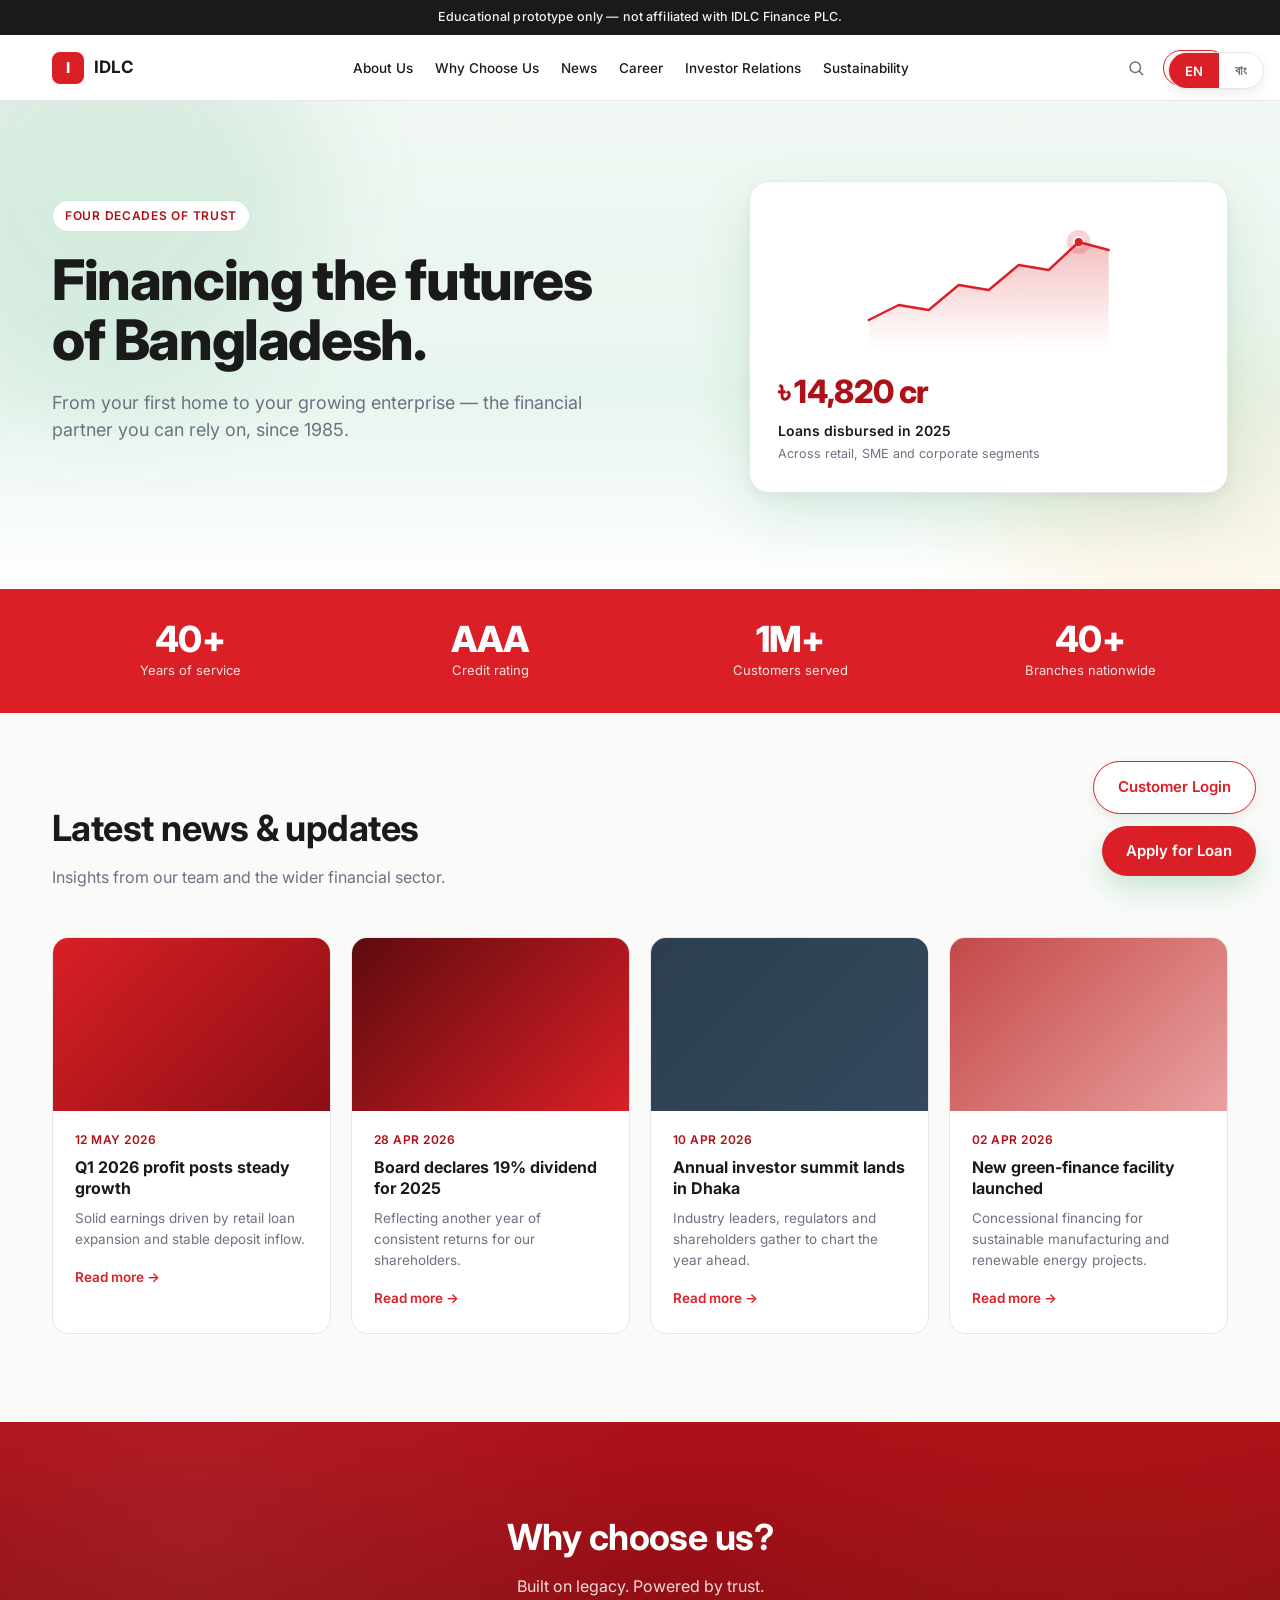
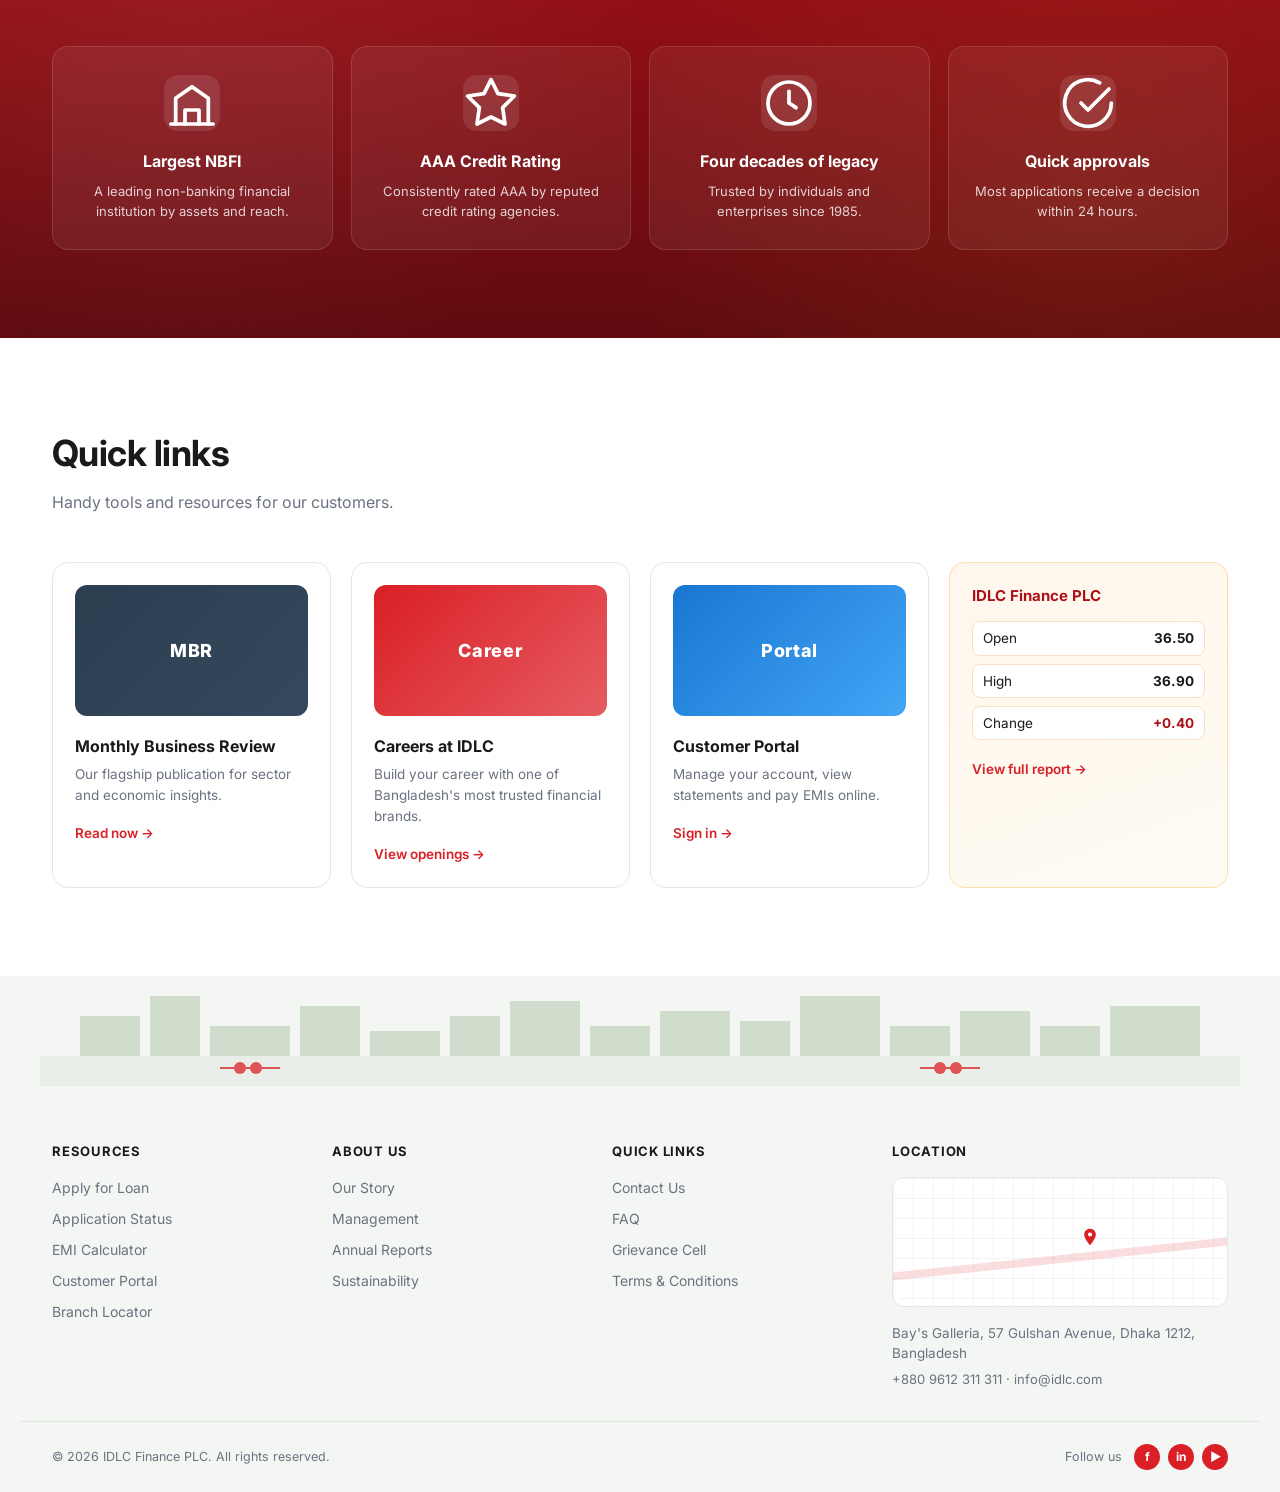
<file: index.html>
<!DOCTYPE html>
<html lang="en">
<head>
  <meta charset="UTF-8" />
  <meta name="viewport" content="width=device-width, initial-scale=1.0" />
  <title>IDLC Finance</title>
  <meta name="description" content="Four decades of financing Bangladesh's futures — apply for a loan today." />
  <link rel="preconnect" href="https://fonts.googleapis.com" />
  <link rel="preconnect" href="https://fonts.gstatic.com" crossorigin />
  <link href="https://fonts.googleapis.com/css2?family=Hind+Siliguri:wght@400;500;600;700&family=Inter:wght@400;500;600;700;800&display=swap" rel="stylesheet" />
  <link rel="stylesheet" href="styles.css?v=2" />
</head>
<body class="home-page">

  <div class="demo-ribbon" role="note">
    <span data-i18n="demo_disclaimer">Educational prototype only — not affiliated with IDLC Finance PLC.</span>
  </div>

  <!-- Language toggle (fixed top-right) -->
  <div class="lang-toggle lang-toggle--floating" role="group" aria-label="Language">
    <button data-lang="en" class="lang-btn active" type="button" aria-pressed="true">EN</button>
    <button data-lang="bn" class="lang-btn" type="button" aria-pressed="false">বাং</button>
  </div>

  <!-- Home content — visually rich, but pointer-events: none so all clicks are dead -->
  <div class="home-content" aria-hidden="true">

    <!-- ============ Top nav ============ -->
    <header class="site-nav">
      <div class="site-nav-inner">
        <div class="site-brand">
          <span class="site-brand-mark">I</span>
          <span class="site-brand-name" data-i18n="home_brand">IDLC</span>
        </div>
        <nav class="site-menu">
          <a href="#" data-i18n="nav_about">About Us</a>
          <a href="#" data-i18n="nav_why">Why Choose Us</a>
          <a href="#" data-i18n="nav_news">News</a>
          <a href="#" data-i18n="nav_career">Career</a>
          <a href="#" data-i18n="nav_investor">Investor Relations</a>
          <a href="#" data-i18n="nav_sustainability">Sustainability</a>
        </nav>
        <div class="site-nav-actions">
          <span class="nav-icon" aria-hidden="true">
            <svg viewBox="0 0 24 24" width="18" height="18" fill="none" stroke="currentColor" stroke-width="2" stroke-linecap="round">
              <circle cx="11" cy="11" r="7"></circle><path d="M21 21l-4.3-4.3"></path>
            </svg>
          </span>
          <span class="nav-login" data-i18n="home_nav_login">Login</span>
        </div>
      </div>
    </header>

    <!-- ============ Hero ============ -->
    <section class="hero">
      <div class="hero-bg" aria-hidden="true">
        <div class="hero-blob hero-blob-1"></div>
        <div class="hero-blob hero-blob-2"></div>
      </div>
      <div class="hero-inner">
        <div class="hero-text">
          <span class="hero-eyebrow" data-i18n="hero_eyebrow">Four decades of trust</span>
          <h1 class="hero-title" data-i18n="hero_title">Financing the futures of Bangladesh.</h1>
          <p class="hero-sub" data-i18n="hero_sub">From your first home to your growing enterprise — the financial partner you can rely on, since 1985.</p>
        </div>
        <aside class="hero-card" aria-hidden="true">
          <div class="hero-card-chart">
            <svg viewBox="0 0 240 140" width="100%" height="140">
              <defs>
                <linearGradient id="chartGrad" x1="0" y1="0" x2="0" y2="1">
                  <stop offset="0%" stop-color="#DA1F26" stop-opacity="0.28"></stop>
                  <stop offset="100%" stop-color="#DA1F26" stop-opacity="0"></stop>
                </linearGradient>
              </defs>
              <path d="M0,110 L30,95 L60,100 L90,75 L120,80 L150,55 L180,60 L210,32 L240,40 L240,140 L0,140 Z" fill="url(#chartGrad)"></path>
              <path d="M0,110 L30,95 L60,100 L90,75 L120,80 L150,55 L180,60 L210,32 L240,40" fill="none" stroke="#DA1F26" stroke-width="2.4" stroke-linecap="round" stroke-linejoin="round"></path>
              <circle cx="210" cy="32" r="4" fill="#DA1F26"></circle>
              <circle cx="210" cy="32" r="9" fill="none" stroke="#DA1F26" stroke-opacity="0.2" stroke-width="6"></circle>
            </svg>
          </div>
          <div class="hero-card-stat">
            <div class="hero-card-value">৳ 14,820 cr</div>
            <div class="hero-card-label" data-i18n="hero_stat_label">Loans disbursed in 2025</div>
            <div class="hero-card-meta" data-i18n="hero_stat_meta">Across retail, SME and corporate segments</div>
          </div>
        </aside>
      </div>
    </section>

    <!-- ============ Stat strip ============ -->
    <section class="stat-strip">
      <div class="stat-strip-inner">
        <div class="stat-item"><span class="stat-num">40+</span><span class="stat-label" data-i18n="stat_years">Years of service</span></div>
        <div class="stat-item"><span class="stat-num">AAA</span><span class="stat-label" data-i18n="stat_rating">Credit rating</span></div>
        <div class="stat-item"><span class="stat-num">1M+</span><span class="stat-label" data-i18n="stat_customers">Customers served</span></div>
        <div class="stat-item"><span class="stat-num">40+</span><span class="stat-label" data-i18n="stat_branches">Branches nationwide</span></div>
      </div>
    </section>

    <!-- ============ Latest news ============ -->
    <section class="section section-news">
      <div class="section-inner">
        <header class="section-head">
          <h2 class="section-title" data-i18n="news_title">Latest news &amp; updates</h2>
          <p class="section-sub" data-i18n="news_sub">Insights from our team and the wider financial sector.</p>
        </header>
        <div class="news-grid">

          <article class="news-card">
            <div class="news-thumb news-thumb-1"></div>
            <div class="news-body">
              <span class="news-date" data-i18n="news_1_date">12 May 2026</span>
              <h3 data-i18n="news_1_title">Q1 2026 profit posts steady growth</h3>
              <p data-i18n="news_1_desc">Solid earnings driven by retail loan expansion and stable deposit inflow.</p>
              <span class="card-link" data-i18n="read_more">Read more →</span>
            </div>
          </article>

          <article class="news-card">
            <div class="news-thumb news-thumb-2"></div>
            <div class="news-body">
              <span class="news-date" data-i18n="news_2_date">28 Apr 2026</span>
              <h3 data-i18n="news_2_title">Board declares 19% dividend for 2025</h3>
              <p data-i18n="news_2_desc">Reflecting another year of consistent returns for our shareholders.</p>
              <span class="card-link" data-i18n="read_more">Read more →</span>
            </div>
          </article>

          <article class="news-card">
            <div class="news-thumb news-thumb-3"></div>
            <div class="news-body">
              <span class="news-date" data-i18n="news_3_date">10 Apr 2026</span>
              <h3 data-i18n="news_3_title">Annual investor summit lands in Dhaka</h3>
              <p data-i18n="news_3_desc">Industry leaders, regulators and shareholders gather to chart the year ahead.</p>
              <span class="card-link" data-i18n="read_more">Read more →</span>
            </div>
          </article>

          <article class="news-card">
            <div class="news-thumb news-thumb-4"></div>
            <div class="news-body">
              <span class="news-date" data-i18n="news_4_date">02 Apr 2026</span>
              <h3 data-i18n="news_4_title">New green-finance facility launched</h3>
              <p data-i18n="news_4_desc">Concessional financing for sustainable manufacturing and renewable energy projects.</p>
              <span class="card-link" data-i18n="read_more">Read more →</span>
            </div>
          </article>

        </div>
      </div>
    </section>

    <!-- ============ Why choose us ============ -->
    <section class="section section-why">
      <div class="section-inner">
        <header class="section-head section-head--center">
          <h2 class="section-title section-title--light" data-i18n="why_title">Why choose us?</h2>
          <p class="section-sub section-sub--light" data-i18n="why_sub">Built on legacy. Powered by trust.</p>
        </header>
        <div class="why-grid">

          <div class="why-card">
            <div class="why-icon">
              <svg viewBox="0 0 24 24" fill="none" stroke="currentColor" stroke-width="1.6" stroke-linecap="round" stroke-linejoin="round">
                <path d="M3 21h18"></path><path d="M5 21V10l7-5 7 5v11"></path><path d="M9 21v-6h6v6"></path>
              </svg>
            </div>
            <h3 data-i18n="why_1_title">Largest NBFI</h3>
            <p data-i18n="why_1_desc">A leading non-banking financial institution by assets and reach.</p>
          </div>

          <div class="why-card">
            <div class="why-icon">
              <svg viewBox="0 0 24 24" fill="none" stroke="currentColor" stroke-width="1.6" stroke-linecap="round" stroke-linejoin="round">
                <path d="M12 2l3 6 7 1-5 5 1 7-6-3-6 3 1-7-5-5 7-1z"></path>
              </svg>
            </div>
            <h3 data-i18n="why_2_title">AAA Credit Rating</h3>
            <p data-i18n="why_2_desc">Consistently rated AAA by reputed credit rating agencies.</p>
          </div>

          <div class="why-card">
            <div class="why-icon">
              <svg viewBox="0 0 24 24" fill="none" stroke="currentColor" stroke-width="1.6" stroke-linecap="round" stroke-linejoin="round">
                <circle cx="12" cy="12" r="9"></circle><path d="M12 7v5l3 2"></path>
              </svg>
            </div>
            <h3 data-i18n="why_3_title">Four decades of legacy</h3>
            <p data-i18n="why_3_desc">Trusted by individuals and enterprises since 1985.</p>
          </div>

          <div class="why-card">
            <div class="why-icon">
              <svg viewBox="0 0 24 24" fill="none" stroke="currentColor" stroke-width="1.6" stroke-linecap="round" stroke-linejoin="round">
                <path d="M22 12a10 10 0 11-5-8.66"></path><path d="M9 12l3 3 9-9"></path>
              </svg>
            </div>
            <h3 data-i18n="why_4_title">Quick approvals</h3>
            <p data-i18n="why_4_desc">Most applications receive a decision within 24 hours.</p>
          </div>

        </div>
      </div>
    </section>

    <!-- ============ Quick links ============ -->
    <section class="section">
      <div class="section-inner">
        <header class="section-head">
          <h2 class="section-title" data-i18n="quick_title">Quick links</h2>
          <p class="section-sub" data-i18n="quick_sub">Handy tools and resources for our customers.</p>
        </header>
        <div class="quick-grid">

          <article class="quick-card">
            <div class="quick-thumb quick-thumb-1">MBR</div>
            <h3 data-i18n="qlink_1">Monthly Business Review</h3>
            <p data-i18n="qlink_1_desc">Our flagship publication for sector and economic insights.</p>
            <span class="card-link" data-i18n="read_now">Read now →</span>
          </article>

          <article class="quick-card">
            <div class="quick-thumb quick-thumb-2">Career</div>
            <h3 data-i18n="qlink_2">Careers at IDLC</h3>
            <p data-i18n="qlink_2_desc">Build your career with one of Bangladesh's most trusted financial brands.</p>
            <span class="card-link" data-i18n="view_openings">View openings →</span>
          </article>

          <article class="quick-card">
            <div class="quick-thumb quick-thumb-3">Portal</div>
            <h3 data-i18n="qlink_3">Customer Portal</h3>
            <p data-i18n="qlink_3_desc">Manage your account, view statements and pay EMIs online.</p>
            <span class="card-link" data-i18n="sign_in">Sign in →</span>
          </article>

          <article class="quick-card quick-card-stock">
            <div class="stock-head" data-i18n="qlink_4">IDLC Finance PLC</div>
            <div class="stock-rows">
              <div class="stock-row"><span data-i18n="stock_open">Open</span><strong>36.50</strong></div>
              <div class="stock-row"><span data-i18n="stock_high">High</span><strong>36.90</strong></div>
              <div class="stock-row"><span data-i18n="stock_change">Change</span><strong class="stock-up">+0.40</strong></div>
            </div>
            <span class="card-link" data-i18n="view_full">View full report →</span>
          </article>

        </div>
      </div>
    </section>

    <!-- ============ Footer ============ -->
    <footer class="home-footer">
      <div class="footer-illustration" aria-hidden="true">
        <svg viewBox="0 0 1200 110" preserveAspectRatio="xMidYEnd meet" width="100%" height="110">
          <rect x="0" y="80" width="1200" height="30" fill="#e9efe8"></rect>
          <g fill="#cfdccc" opacity="0.95">
            <rect x="40"  y="40" width="60" height="40"></rect>
            <rect x="110" y="20" width="50" height="60"></rect>
            <rect x="170" y="50" width="80" height="30"></rect>
            <rect x="260" y="30" width="60" height="50"></rect>
            <rect x="330" y="55" width="70" height="25"></rect>
            <rect x="410" y="40" width="50" height="40"></rect>
            <rect x="470" y="25" width="70" height="55"></rect>
            <rect x="550" y="50" width="60" height="30"></rect>
            <rect x="620" y="35" width="70" height="45"></rect>
            <rect x="700" y="45" width="50" height="35"></rect>
            <rect x="760" y="20" width="80" height="60"></rect>
            <rect x="850" y="50" width="60" height="30"></rect>
            <rect x="920" y="35" width="70" height="45"></rect>
            <rect x="1000" y="50" width="60" height="30"></rect>
            <rect x="1070" y="30" width="90" height="50"></rect>
          </g>
          <g fill="#DA1F26" opacity="0.75">
            <circle cx="200" cy="92" r="6"></circle>
            <circle cx="216" cy="92" r="6"></circle>
            <path d="M180 92 h60" stroke="#DA1F26" stroke-width="2"></path>
            <circle cx="900" cy="92" r="6"></circle>
            <circle cx="916" cy="92" r="6"></circle>
            <path d="M880 92 h60" stroke="#DA1F26" stroke-width="2"></path>
          </g>
        </svg>
      </div>
      <div class="footer-inner">
        <div class="footer-col">
          <h4 data-i18n="footer_resources">Resources</h4>
          <ul>
            <li><a href="#" data-i18n="res_apply">Apply for Loan</a></li>
            <li><a href="#" data-i18n="res_status">Application Status</a></li>
            <li><a href="#" data-i18n="res_calc">EMI Calculator</a></li>
            <li><a href="#" data-i18n="res_portal">Customer Portal</a></li>
            <li><a href="#" data-i18n="res_branch">Branch Locator</a></li>
          </ul>
        </div>
        <div class="footer-col">
          <h4 data-i18n="footer_about">About Us</h4>
          <ul>
            <li><a href="#" data-i18n="footer_story">Our Story</a></li>
            <li><a href="#" data-i18n="footer_management">Management</a></li>
            <li><a href="#" data-i18n="footer_reports">Annual Reports</a></li>
            <li><a href="#" data-i18n="footer_sustainability">Sustainability</a></li>
          </ul>
        </div>
        <div class="footer-col">
          <h4 data-i18n="footer_quick">Quick Links</h4>
          <ul>
            <li><a href="#" data-i18n="footer_contact">Contact Us</a></li>
            <li><a href="#" data-i18n="footer_faq">FAQ</a></li>
            <li><a href="#" data-i18n="footer_grievance">Grievance Cell</a></li>
            <li><a href="#" data-i18n="footer_terms">Terms &amp; Conditions</a></li>
          </ul>
        </div>
        <div class="footer-col footer-col-wide">
          <h4 data-i18n="footer_location">Location</h4>
          <div class="footer-map" aria-hidden="true">
            <div class="footer-map-grid">
              <div class="footer-map-road"></div>
              <div class="footer-map-pin">
                <svg viewBox="0 0 24 24" width="20" height="20" fill="#DA1F26"><path d="M12 2C8 2 5 5 5 9c0 5 7 13 7 13s7-8 7-13c0-4-3-7-7-7zm0 9.5a2.5 2.5 0 110-5 2.5 2.5 0 010 5z"></path></svg>
              </div>
            </div>
          </div>
          <p class="footer-address" data-i18n="footer_address">Bay's Galleria, 57 Gulshan Avenue, Dhaka 1212, Bangladesh</p>
          <p class="footer-contact">
            <span data-i18n="footer_phone">+880 9612 311 311</span> · <span data-i18n="footer_email">info@idlc.com</span>
          </p>
        </div>
      </div>
      <div class="footer-bottom">
        <span data-i18n="footer_copyright">© 2026 IDLC Finance PLC. All rights reserved.</span>
        <div class="footer-social">
          <span data-i18n="follow_us">Follow us</span>
          <span class="footer-social-icons">
            <span aria-label="Facebook">f</span>
            <span aria-label="LinkedIn">in</span>
            <span aria-label="YouTube">▶</span>
          </span>
        </div>
      </div>
    </footer>

  </div>

  <!-- Floating action buttons -->
  <div class="floating-actions" role="region" aria-label="Quick actions">
    <a href="#"
       class="fab fab-secondary"
       id="customerLogin"
       role="button"
       data-i18n="login">Customer Login</a>

    <a href="apply.html"
       class="fab fab-primary"
       id="applyForLoan"
       data-i18n="apply">Apply for Loan</a>
  </div>

  <script src="translations.js"></script>
  <script src="app.js"></script>
</body>
</html>
</file>
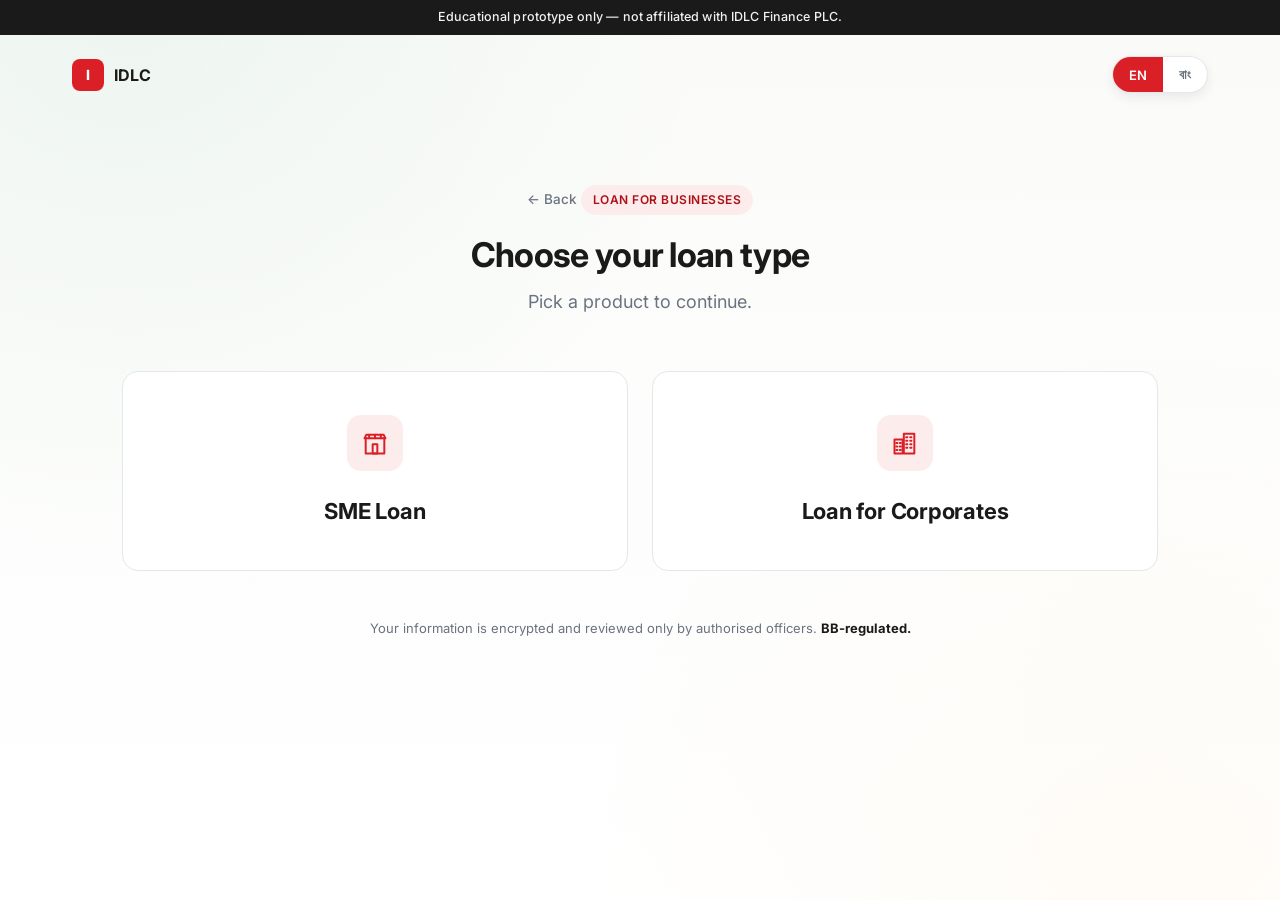
<file: apply-business.html>
<!DOCTYPE html>
<html lang="en">
<head>
  <meta charset="UTF-8" />
  <meta name="viewport" content="width=device-width, initial-scale=1.0" />
  <title>Apply: Business Loans — IDLC Finance</title>
  <meta name="description" content="Choose between SME Loan and Corporate Loan." />
  <link rel="preconnect" href="https://fonts.googleapis.com" />
  <link rel="preconnect" href="https://fonts.gstatic.com" crossorigin />
  <link href="https://fonts.googleapis.com/css2?family=Hind+Siliguri:wght@400;500;600;700&family=Inter:wght@400;500;600;700&display=swap" rel="stylesheet" />
  <link rel="stylesheet" href="styles.css?v=2" />
</head>
<body class="apply-page">

  <div class="demo-ribbon" role="note">
    <span data-i18n="demo_disclaimer">Educational prototype only — not affiliated with IDLC Finance PLC.</span>
  </div>

  <header class="apply-header">
    <a href="index.html" class="brand" aria-label="IDLC Finance home">
      <span class="brand-mark">I</span>
      <span data-i18n="brand_name">IDLC</span>
    </a>

    <div class="lang-toggle" role="group" aria-label="Language">
      <button data-lang="en" class="lang-btn active" type="button" aria-pressed="true">EN</button>
      <button data-lang="bn" class="lang-btn" type="button" aria-pressed="false">বাং</button>
    </div>
  </header>

  <main class="apply-main">
    <a href="apply.html" class="back-link" data-i18n="back">← Back</a>
    <span class="apply-eyebrow" data-i18n="loan_business">Loan for Businesses</span>
    <h1 class="apply-title" data-i18n="choose_loan_type">Choose your loan type</h1>
    <p class="apply-subtitle" data-i18n="choose_loan_sub">Pick a product to continue.</p>

    <div class="loan-options">

      <a href="apply-sme-loan.html" class="loan-card loan-card--compact" data-product="sme" aria-label="SME Loan">
        <div class="loan-card-icon" aria-hidden="true">
          <svg viewBox="0 0 24 24" fill="none" stroke="currentColor" stroke-width="1.7" stroke-linecap="round" stroke-linejoin="round">
            <path d="M3 8h18l-1.5-3h-15z"/>
            <path d="M7 8v-3M12 8v-3M17 8v-3"/>
            <path d="M4 8v13h16V8"/>
            <rect x="10" y="13" width="4" height="8"/>
          </svg>
        </div>
        <h2 data-i18n="prod_sme_loan">Loan for SME</h2>
      </a>

      <a href="https://idlc.com/corporate-loan" target="_blank" rel="noopener noreferrer" class="loan-card loan-card--compact" data-product="corporate" aria-label="Corporate Loan">
        <div class="loan-card-icon" aria-hidden="true">
          <svg viewBox="0 0 24 24" fill="none" stroke="currentColor" stroke-width="1.7" stroke-linecap="round" stroke-linejoin="round">
            <rect x="3" y="9" width="7" height="12"/>
            <rect x="11" y="4" width="9" height="17"/>
            <line x1="4.5" y1="12" x2="5.5" y2="12"/>
            <line x1="7.5" y1="12" x2="8.5" y2="12"/>
            <line x1="4.5" y1="15" x2="5.5" y2="15"/>
            <line x1="7.5" y1="15" x2="8.5" y2="15"/>
            <line x1="4.5" y1="18" x2="5.5" y2="18"/>
            <line x1="7.5" y1="18" x2="8.5" y2="18"/>
            <line x1="13" y1="7" x2="14" y2="7"/>
            <line x1="16.5" y1="7" x2="17.5" y2="7"/>
            <line x1="13" y1="10" x2="14" y2="10"/>
            <line x1="16.5" y1="10" x2="17.5" y2="10"/>
            <line x1="13" y1="13" x2="14" y2="13"/>
            <line x1="16.5" y1="13" x2="17.5" y2="13"/>
            <line x1="13" y1="16" x2="14" y2="16"/>
            <line x1="16.5" y1="16" x2="17.5" y2="16"/>
          </svg>
        </div>
        <h2 data-i18n="prod_corporate_loan">Loan for Corporates</h2>
      </a>

    </div>

    <p class="apply-footer-note" data-i18n-html="footer_note_html">
      Your information is encrypted and reviewed only by authorised officers. <strong>BB-regulated.</strong>
    </p>
  </main>

  <!-- ============ SME pre-filter modal ============ -->
  <div class="modal-backdrop" id="loanModal" hidden>
    <div class="modal-dialog" role="dialog" aria-modal="true" aria-labelledby="modalTitle">
      <button type="button" class="modal-close" id="modalClose" aria-label="Close">×</button>
      <div class="modal-sketch" id="modalSketch" aria-hidden="true">
        <svg viewBox="0 0 120 120" xmlns="http://www.w3.org/2000/svg" fill="none" stroke="currentColor" stroke-width="2.2" stroke-linecap="round" stroke-linejoin="round">
          <path d="M15 40 H105 L97 22 H23 Z"/>
          <line x1="35" y1="22" x2="35" y2="40"/>
          <line x1="60" y1="22" x2="60" y2="40"/>
          <line x1="85" y1="22" x2="85" y2="40"/>
          <path d="M20 40 V100 H100 V40"/>
          <rect x="50" y="62" width="20" height="38"/>
          <rect x="26" y="58" width="18" height="20"/>
          <rect x="76" y="58" width="18" height="20"/>
        </svg>
      </div>
      <h2 class="modal-title" id="modalTitle" data-i18n="modal_title_sme">Tell us about your SME Loan</h2>
      <p class="modal-sub" data-i18n="modal_sub">Help us route your application to the right team.</p>

      <div class="modal-field">
        <label for="modalProduct" data-i18n="modal_product_label">Choose Your Desired Product</label>
        <select id="modalProduct" required>
          <option value="" hidden selected></option>
          <option value="Purnota - Woman Entrepreneurship Loan" data-i18n="product_purnota">Purnota — Woman Entrepreneurship Loan</option>
          <option value="Working Capital" data-i18n="product_working_capital">Working Capital</option>
          <option value="Long Term Loan" data-i18n="product_long_term">Long Term Loan</option>
        </select>
      </div>

      <div class="modal-field">
        <label for="modalMode" data-i18n="modal_financing_label">Financing Mode</label>
        <select id="modalMode">
          <option value="" hidden selected></option>
          <option value="Conventional" data-i18n="modal_financing_conventional">Conventional Financing</option>
          <option value="Islamic" data-i18n="modal_financing_islamic">Islamic Financing</option>
        </select>
      </div>

      <button type="button" class="btn-submit modal-proceed" id="modalProceed" data-i18n="modal_proceed">Proceed</button>
    </div>
  </div>

  <script src="translations.js"></script>
  <script src="app.js"></script>
  <script>
    (function () {
      "use strict";

      var smeCard  = document.querySelector('.loan-card[data-product="sme"]');
      var corpCard = document.querySelector('.loan-card[data-product="corporate"]');
      var modal    = document.getElementById("loanModal");
      var modalClose = document.getElementById("modalClose");
      var modalProceed = document.getElementById("modalProceed");

      function openModal() {
        // Reset selections to blank each time
        document.getElementById("modalProduct").selectedIndex = 0;
        document.getElementById("modalMode").selectedIndex = 0;
        modal.hidden = false;
        document.body.classList.add("modal-open");
        setTimeout(function () { document.getElementById("modalProduct").focus(); }, 80);
      }

      function closeModal() {
        modal.hidden = true;
        document.body.classList.remove("modal-open");
      }

      function proceedFromModal() {
        var product = document.getElementById("modalProduct").value;
        var mode    = document.getElementById("modalMode").value;
        if (!product) { document.getElementById("modalProduct").focus(); return; }
        if (!mode)    { document.getElementById("modalMode").focus();    return; }
        var url = "apply-sme-loan.html?purpose=" + encodeURIComponent(product) +
                  "&mode=" + encodeURIComponent(mode);
        window.location.href = url;
      }

      function init() {
        if (smeCard) {
          smeCard.addEventListener("click", function (e) {
            e.preventDefault();
            openModal();
          });
        }
        // Corporate card: open the real IDLC corporate-loan page in a new tab.
        // The anchor already has target="_blank" + rel; we keep the intercept
        // off so default navigation handles it cleanly.
        if (modalClose)   modalClose.addEventListener("click", closeModal);
        if (modalProceed) modalProceed.addEventListener("click", proceedFromModal);
        if (modal) {
          modal.addEventListener("click", function (e) {
            if (e.target.id === "loanModal") closeModal();
          });
        }
        document.addEventListener("keydown", function (e) {
          if (e.key === "Escape" && modal && !modal.hidden) closeModal();
        });
      }

      if (document.readyState === "loading") {
        document.addEventListener("DOMContentLoaded", init);
      } else {
        init();
      }
    })();
  </script>
</body>
</html>
</file>
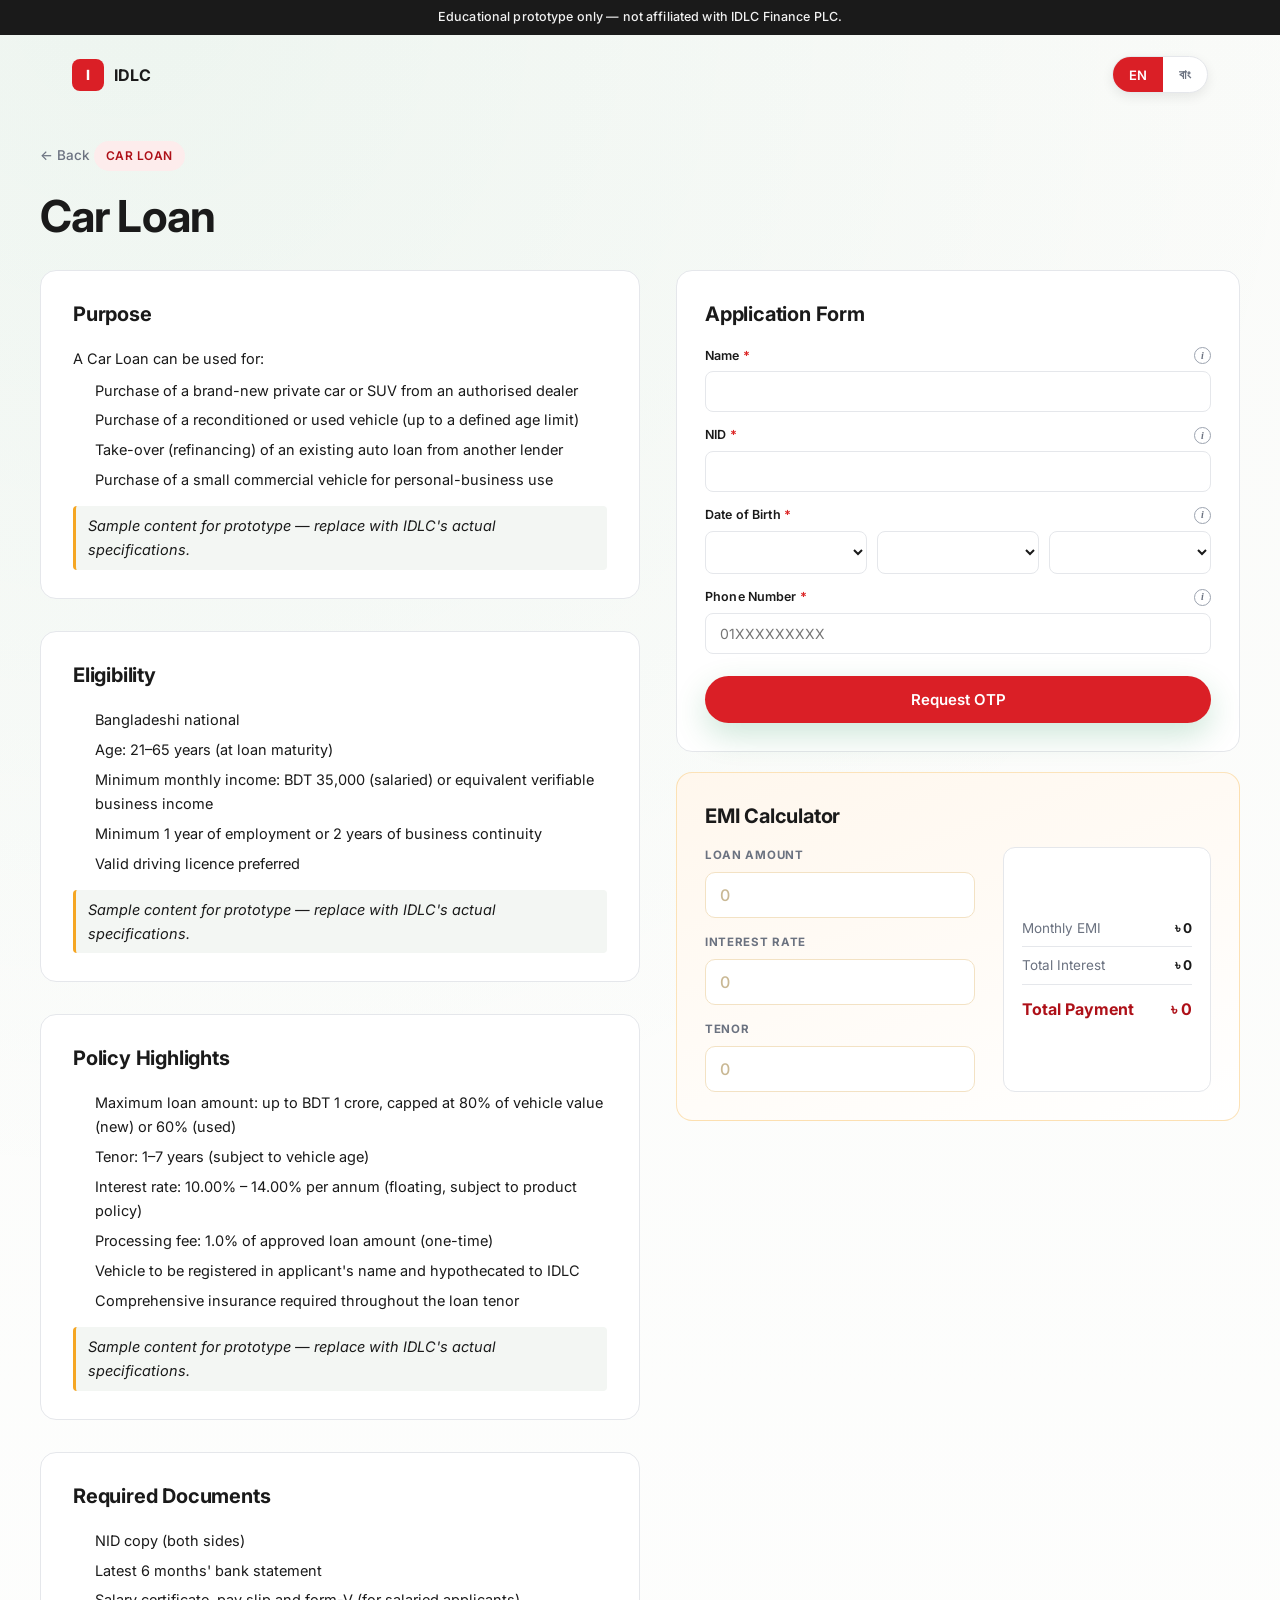
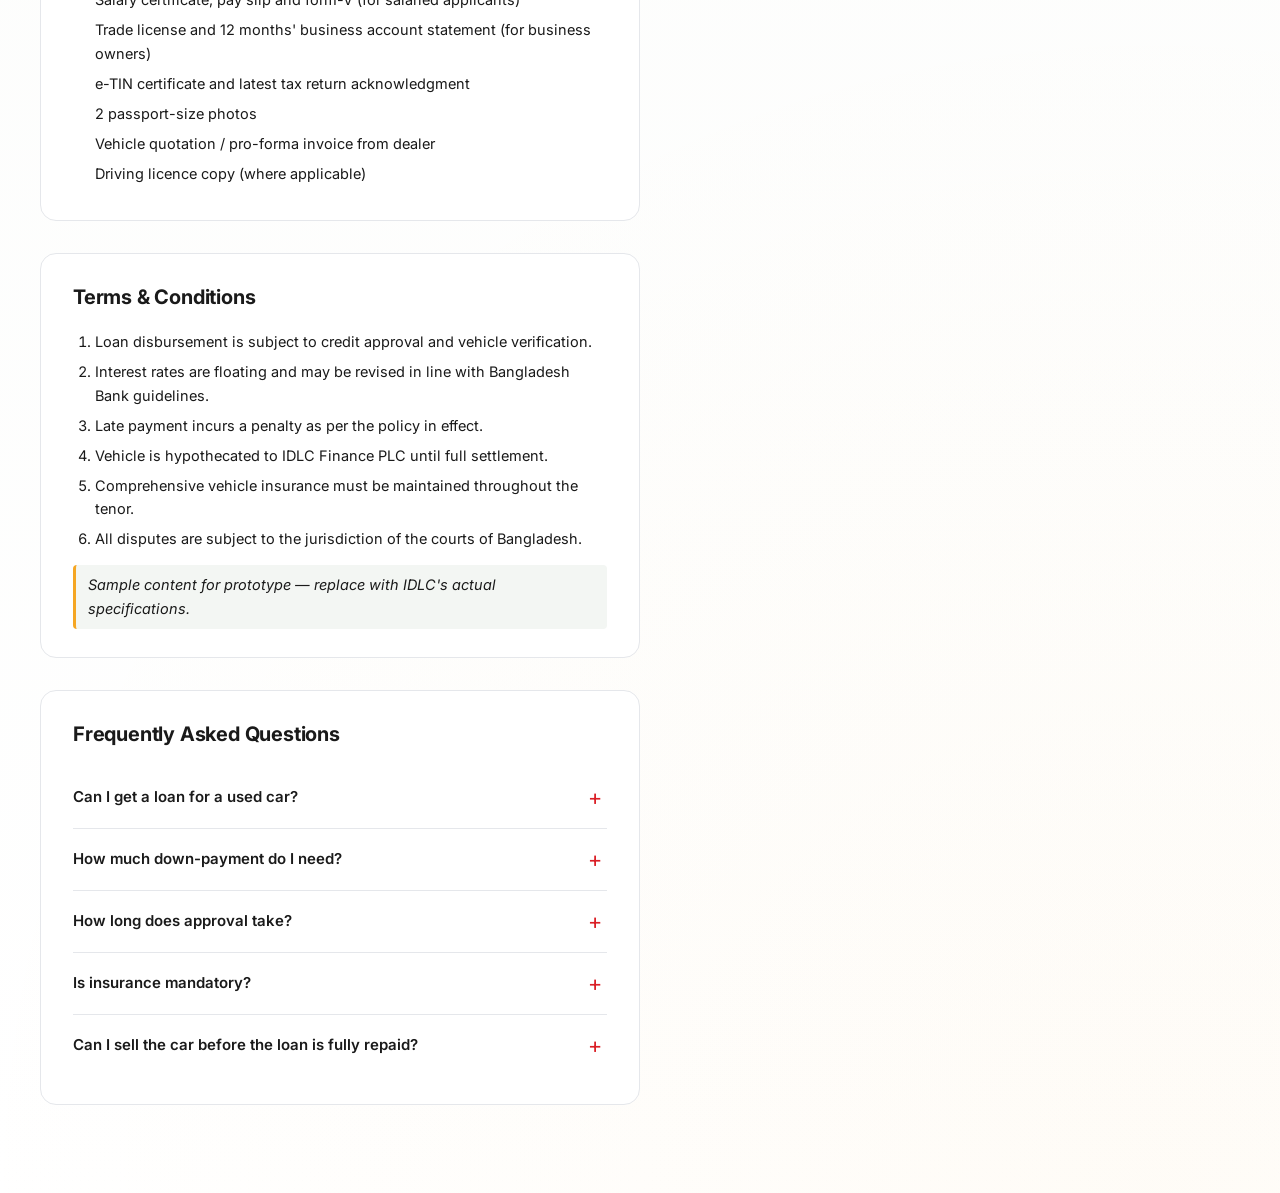
<file: apply-car-loan.html>
<!DOCTYPE html>
<html lang="en">
<head>
  <meta charset="UTF-8" />
  <meta name="viewport" content="width=device-width, initial-scale=1.0" />
  <title>Apply for a Car Loan — IDLC Finance</title>
  <meta name="description" content="Apply for a Car Loan with IDLC. New, used or refinance." />
  <link rel="preconnect" href="https://fonts.googleapis.com" />
  <link rel="preconnect" href="https://fonts.gstatic.com" crossorigin />
  <link href="https://fonts.googleapis.com/css2?family=Hind+Siliguri:wght@400;500;600;700&family=Inter:wght@400;500;600;700&display=swap" rel="stylesheet" />
  <link rel="stylesheet" href="styles.css?v=3" />
</head>
<body class="apply-page product-page">

  <div class="demo-ribbon" role="note">
    <span data-i18n="demo_disclaimer">Educational prototype only — not affiliated with IDLC Finance PLC.</span>
  </div>

  <header class="apply-header">
    <a href="index.html" class="brand" aria-label="IDLC Finance home">
      <span class="brand-mark">I</span>
      <span data-i18n="brand_name">IDLC</span>
    </a>
    <div class="lang-toggle" role="group" aria-label="Language">
      <button data-lang="en" class="lang-btn active" type="button" aria-pressed="true">EN</button>
      <button data-lang="bn" class="lang-btn" type="button" aria-pressed="false">বাং</button>
    </div>
  </header>

  <main class="apply-main product-page-main">
    <a href="apply-individual.html" class="back-link" data-i18n="back">← Back</a>
    <span class="apply-eyebrow" data-i18n="prod_car_loan">Car Loan</span>
    <h1 class="apply-title" id="productTitle"><span data-i18n="prod_car_loan">Car Loan</span><span class="title-sep" hidden> | </span><span id="titleMode"></span></h1>
    <div class="context-chip" id="contextChip"></div>

    <div class="product-layout">

      <div class="product-info-col">

        <section class="info-section">
          <h2 data-i18n="section_purpose">Purpose</h2>
          <p>A Car Loan can be used for:</p>
          <ul>
            <li>Purchase of a brand-new private car or SUV from an authorised dealer</li>
            <li>Purchase of a reconditioned or used vehicle (up to a defined age limit)</li>
            <li>Take-over (refinancing) of an existing auto loan from another lender</li>
            <li>Purchase of a small commercial vehicle for personal-business use</li>
          </ul>
          <p class="info-note" data-i18n="placeholder_disclaimer">Sample content for prototype — replace with IDLC's actual specifications.</p>
        </section>

        <section class="info-section">
          <h2 data-i18n="section_eligibility">Eligibility</h2>
          <ul>
            <li>Bangladeshi national</li>
            <li>Age: 21–65 years (at loan maturity)</li>
            <li>Minimum monthly income: BDT 35,000 (salaried) or equivalent verifiable business income</li>
            <li>Minimum 1 year of employment or 2 years of business continuity</li>
            <li>Valid driving licence preferred</li>
          </ul>
          <p class="info-note" data-i18n="placeholder_disclaimer">Sample content for prototype — replace with IDLC's actual specifications.</p>
        </section>

        <section class="info-section">
          <h2 data-i18n="section_policy">Policy Highlights</h2>
          <ul>
            <li>Maximum loan amount: up to BDT 1 crore, capped at 80% of vehicle value (new) or 60% (used)</li>
            <li>Tenor: 1–7 years (subject to vehicle age)</li>
            <li>Interest rate: 10.00% – 14.00% per annum (floating, subject to product policy)</li>
            <li>Processing fee: 1.0% of approved loan amount (one-time)</li>
            <li>Vehicle to be registered in applicant's name and hypothecated to IDLC</li>
            <li>Comprehensive insurance required throughout the loan tenor</li>
          </ul>
          <p class="info-note" data-i18n="placeholder_disclaimer">Sample content for prototype — replace with IDLC's actual specifications.</p>
        </section>

        <section class="info-section">
          <h2 data-i18n="section_documents">Required Documents</h2>
          <ul>
            <li>NID copy (both sides)</li>
            <li>Latest 6 months' bank statement</li>
            <li>Salary certificate, pay slip and form-V (for salaried applicants)</li>
            <li>Trade license and 12 months' business account statement (for business owners)</li>
            <li>e-TIN certificate and latest tax return acknowledgment</li>
            <li>2 passport-size photos</li>
            <li>Vehicle quotation / pro-forma invoice from dealer</li>
            <li>Driving licence copy (where applicable)</li>
          </ul>
        </section>

        <section class="info-section">
          <h2 data-i18n="section_terms">Terms &amp; Conditions</h2>
          <ol>
            <li>Loan disbursement is subject to credit approval and vehicle verification.</li>
            <li>Interest rates are floating and may be revised in line with Bangladesh Bank guidelines.</li>
            <li>Late payment incurs a penalty as per the policy in effect.</li>
            <li>Vehicle is hypothecated to IDLC Finance PLC until full settlement.</li>
            <li>Comprehensive vehicle insurance must be maintained throughout the tenor.</li>
            <li>All disputes are subject to the jurisdiction of the courts of Bangladesh.</li>
          </ol>
          <p class="info-note" data-i18n="placeholder_disclaimer">Sample content for prototype — replace with IDLC's actual specifications.</p>
        </section>

        <section class="info-section">
          <h2 data-i18n="section_faqs">Frequently Asked Questions</h2>

          <details class="faq-item">
            <summary>Can I get a loan for a used car?</summary>
            <p>Yes. Used / reconditioned vehicles are eligible up to a maximum age limit (typically 5 years for reconditioned cars at the end of tenor).</p>
          </details>

          <details class="faq-item">
            <summary>How much down-payment do I need?</summary>
            <p>Minimum 20% down-payment for a brand-new car and 40% for a used / reconditioned car.</p>
          </details>

          <details class="faq-item">
            <summary>How long does approval take?</summary>
            <p>Typically 3–7 business days after submission of complete documentation.</p>
          </details>

          <details class="faq-item">
            <summary>Is insurance mandatory?</summary>
            <p>Yes. Comprehensive insurance is required for the entire loan tenor, renewed annually.</p>
          </details>

          <details class="faq-item">
            <summary>Can I sell the car before the loan is fully repaid?</summary>
            <p>Only after full settlement of the loan and release of the hypothecation in favour of IDLC.</p>
          </details>
        </section>

      </div>

      <aside class="product-action-col">

        <section class="loan-form-card">
          <h2 data-i18n="form_application">Application Form</h2>

          <!-- Stage 1 & 2: OTP gate — 4 mandatory fields -->
          <form id="otpForm" class="loan-form" novalidate>
            <input type="hidden" name="product" value="car-loan" />

            <div class="form-group">
              <div class="field-label">
                <span class="req"><span data-i18n="field_name">Name</span></span>
                <button type="button" class="info-btn" data-info="info_name" aria-label="More info">i</button>
              </div>
              <input type="text" name="name" autocomplete="name" required />
            </div>

            <div class="form-group">
              <div class="field-label">
                <span class="req"><span data-i18n="field_nid">NID</span></span>
                <button type="button" class="info-btn" data-info="info_nid" aria-label="More info">i</button>
              </div>
              <input type="text" name="nid" inputmode="numeric" pattern="[0-9]{10,17}" required />
            </div>

            <div class="form-group">
              <div class="field-label">
                <span class="req"><span data-i18n="field_dob">Date of Birth</span></span>
                <button type="button" class="info-btn" data-info="info_dob" aria-label="More info">i</button>
              </div>
              <div class="dob-group">
                <select name="dobDay" required></select>
                <select name="dobMonth" required>
                  <option value="" hidden selected></option>
                  <option value="01" data-i18n="month_jan">January</option>
                  <option value="02" data-i18n="month_feb">February</option>
                  <option value="03" data-i18n="month_mar">March</option>
                  <option value="04" data-i18n="month_apr">April</option>
                  <option value="05" data-i18n="month_may">May</option>
                  <option value="06" data-i18n="month_jun">June</option>
                  <option value="07" data-i18n="month_jul">July</option>
                  <option value="08" data-i18n="month_aug">August</option>
                  <option value="09" data-i18n="month_sep">September</option>
                  <option value="10" data-i18n="month_oct">October</option>
                  <option value="11" data-i18n="month_nov">November</option>
                  <option value="12" data-i18n="month_dec">December</option>
                </select>
                <select name="dobYear" required></select>
              </div>
            </div>

            <div class="form-group">
              <div class="field-label">
                <span class="req"><span data-i18n="field_phone">Phone Number</span></span>
                <button type="button" class="info-btn" data-info="info_phone" aria-label="More info">i</button>
              </div>
              <input type="tel" name="phone" placeholder="01XXXXXXXXX" pattern="01[0-9]{9}" required />
            </div>

            <div class="otp-group" hidden>
              <label class="otp-label" data-i18n="otp_label">Enter the 4-digit OTP sent to your phone</label>
              <div class="otp-boxes">
                <input type="text" maxlength="1" pattern="[0-9]" inputmode="numeric" autocomplete="one-time-code" aria-label="OTP digit 1" />
                <input type="text" maxlength="1" pattern="[0-9]" inputmode="numeric" aria-label="OTP digit 2" />
                <input type="text" maxlength="1" pattern="[0-9]" inputmode="numeric" aria-label="OTP digit 3" />
                <input type="text" maxlength="1" pattern="[0-9]" inputmode="numeric" aria-label="OTP digit 4" />
              </div>
              <p class="otp-hint"><span data-i18n="otp_demo">Demo OTP:</span> <code>1234</code></p>
              <p class="otp-error" hidden data-i18n="otp_error">Incorrect OTP. Please try again.</p>
            </div>

            <button type="submit" class="btn-submit" id="otpBtn" data-i18n="request_otp">Request OTP</button>
          </form>

          <!-- Stage 3: Full loan-application form (revealed after OTP) -->
          <form id="loanForm" class="loan-form" hidden novalidate>
            <input type="hidden" name="product" value="car-loan" />
            <input type="hidden" name="purpose" value="" />
            <input type="hidden" name="financingMode" value="" />

            <div class="form-progress" aria-hidden="true">
              <div class="form-progress-track">
                <div class="form-progress-fill" id="formProgressFill" style="width: 0%"></div>
              </div>
              <span class="form-progress-text" id="formProgressText">0%</span>
            </div>

            <div class="form-group">
              <div class="field-label">
                <span class="req"><span data-i18n="field_name">Name</span></span>
                <button type="button" class="info-btn" data-info="info_name" aria-label="More info">i</button>
              </div>
              <input type="text" name="name" autocomplete="name" required />
            </div>

            <div class="form-group">
              <div class="field-label">
                <span data-i18n="field_cif">Customer No. (CIF)</span>
                <button type="button" class="info-btn" data-info="info_cif" aria-label="More info">i</button>
              </div>
              <input type="text" name="cif" />
            </div>

            <div class="form-group">
              <div class="field-label">
                <span class="req"><span data-i18n="field_email_app">Email</span></span>
                <button type="button" class="info-btn" data-info="info_email" aria-label="More info">i</button>
              </div>
              <input type="email" name="email" autocomplete="email" required />
            </div>

            <div class="form-group">
              <div class="field-label">
                <span class="req"><span data-i18n="field_profession_app">Profession</span></span>
                <button type="button" class="info-btn" data-info="info_profession" aria-label="More info">i</button>
              </div>
              <select name="profession" required>
                <option value="" hidden selected></option>
                <option value="salaried-govt"    data-i18n="form_profession_salaried_govt">Salaried Person (Government)</option>
                <option value="salaried-private" data-i18n="form_profession_salaried_private">Salaried Person (Private)</option>
                <option value="self-employed"    data-i18n="form_profession_self_employed">Self Employed</option>
                <option value="landlord"         data-i18n="form_profession_landlord">Landlord</option>
                <option value="nrb-service"      data-i18n="form_profession_nrb_service">Service Holder (Non-resident Bangladeshi)</option>
                <option value="businessperson"   data-i18n="form_profession_businessperson">Businessperson</option>
                <option value="nrb-business"     data-i18n="form_profession_nrb_business">Businessperson (Non-resident Bangladeshi)</option>
              </select>
            </div>

            <div class="form-group form-group--full">
              <div class="field-label">
                <span class="req"><span data-i18n="field_income_app">Total Monthly Income (BDT)</span></span>
                <button type="button" class="info-btn" data-info="info_income" aria-label="More info">i</button>
              </div>
              <input type="text" name="income" inputmode="numeric" required />
            </div>

            <div class="form-question">
              <span class="form-question-text req"><span data-i18n="field_has_burden">Do you have any loan burden currently?</span></span>
              <div class="form-radio-group">
                <label><input type="radio" name="hasBurden" value="yes" required /> <span data-i18n="yes">Yes</span></label>
                <label><input type="radio" name="hasBurden" value="no" required /> <span data-i18n="no">No</span></label>
              </div>
            </div>

            <div class="form-group" id="burdenGroup" hidden>
              <div class="field-label">
                <span class="req"><span data-i18n="field_monthly_burden">Monthly Loan Burden (BDT)</span></span>
                <button type="button" class="info-btn" data-info="info_loan_burden" aria-label="More info">i</button>
              </div>
              <input type="text" name="loanBurden" inputmode="numeric" />
            </div>

            <div class="form-group">
              <div class="field-label">
                <span class="req"><span data-i18n="field_expected_amount_idlc">Expected Loan Amount from IDLC (BDT)</span></span>
                <button type="button" class="info-btn" data-info="info_amount" aria-label="More info">i</button>
              </div>
              <input type="text" name="amount" inputmode="numeric" required />
            </div>

            <div class="form-group">
              <div class="field-label">
                <span class="req"><span data-i18n="field_loan_term">Loan Term (years)</span></span>
                <button type="button" class="info-btn" data-info="info_tenor" aria-label="More info">i</button>
              </div>
              <input type="text" name="tenor" inputmode="numeric" required />
            </div>

            <label class="form-terms">
              <input type="checkbox" name="declaration1" required />
              <span data-i18n="declaration_1">I declare that the information provided above is true and provided in my sound mind.</span>
            </label>

            <label class="form-terms">
              <input type="checkbox" name="declaration2" required />
              <span data-i18n="declaration_2">I hereby authorize IDLC to obtain my credit information from Credit Information Bureau of Bangladesh Bank and authorize IDLC to use all the information in processing the applied loan.</span>
            </label>

            <button type="submit" class="btn-submit" data-i18n="form_submit">Submit Application</button>
          </form>

          <!-- Success / ineligible panel (revealed after Submit Application) -->
          <div class="form-success" id="formSuccess" hidden role="status" aria-live="polite">
            <div class="form-success-icon" id="formSuccessIcon" aria-hidden="true">
              <svg viewBox="0 0 24 24" width="32" height="32" fill="none" stroke="currentColor" stroke-width="2.2" stroke-linecap="round" stroke-linejoin="round">
                <circle cx="12" cy="12" r="10"/>
                <path d="M8 12l3 3 5-6"/>
              </svg>
            </div>
            <h3 class="form-success-title" id="formSuccessTitle" data-i18n="app_submitted_title">Application Submitted</h3>
            <p class="form-success-msg" id="formSuccessMsg"></p>
            <div class="form-success-tracking" id="formSuccessTracking">
              <span class="form-success-tracking-label" data-i18n="tracking_label">Your tracking number</span>
              <code class="form-success-tracking-code" id="trackingNumber">—</code>
              <span class="form-success-tracking-hint" data-i18n="tracking_hint">Save this number to check your application status online.</span>
            </div>
          </div>
        </section>

        <aside class="calc-widget">
          <h2 data-i18n="calc_title">EMI Calculator</h2>

          <div class="calc-group">
            <div class="calc-group-head">
              <span class="calc-group-label" data-i18n="calc_amount">Loan Amount</span>
            </div>
            <input type="text" id="calcAmount" inputmode="numeric" value="" placeholder="0" aria-label="Loan Amount in BDT" />
          </div>

          <div class="calc-group">
            <div class="calc-group-head">
              <span class="calc-group-label" data-i18n="calc_rate">Interest Rate</span>
            </div>
            <input type="text" id="calcRate" inputmode="decimal" value="" placeholder="0" aria-label="Interest Rate in percent" />
          </div>

          <div class="calc-group">
            <div class="calc-group-head">
              <span class="calc-group-label" data-i18n="calc_tenor">Tenor</span>
            </div>
            <input type="text" id="calcTenor" inputmode="numeric" value="" placeholder="0" aria-label="Tenor in years" />
          </div>

          <div class="calc-result">
            <div class="calc-result-row"><span data-i18n="calc_emi">Monthly EMI</span><strong id="calcEmi">৳ —</strong></div>
            <div class="calc-result-row"><span data-i18n="calc_interest">Total Interest</span><strong id="calcInterest">৳ —</strong></div>
            <div class="calc-result-row"><span data-i18n="calc_total">Total Payment</span><strong id="calcTotal">৳ —</strong></div>
          </div>
        </aside>

      </aside>

    </div>
  </main>

  <script src="translations.js"></script>
  <script src="app.js"></script>
  <script src="calc.js"></script>
</body>
</html>
</file>
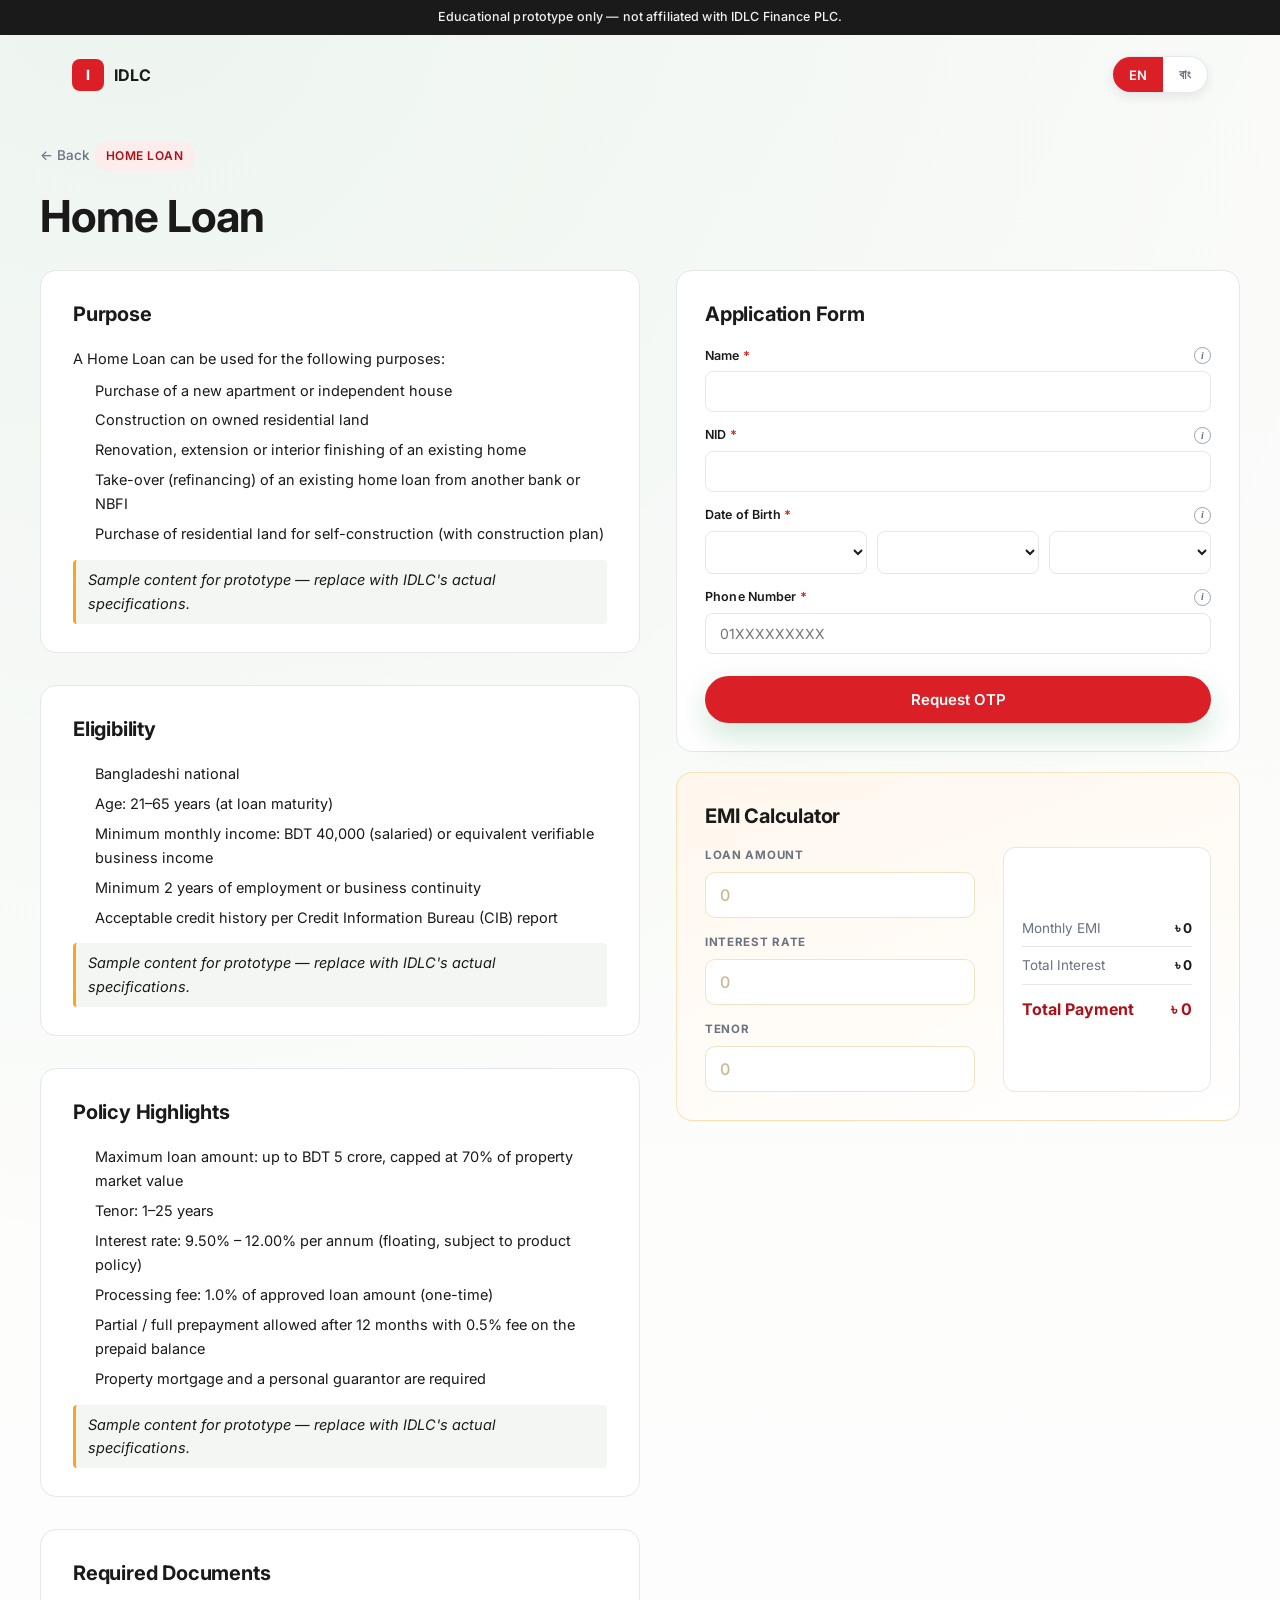
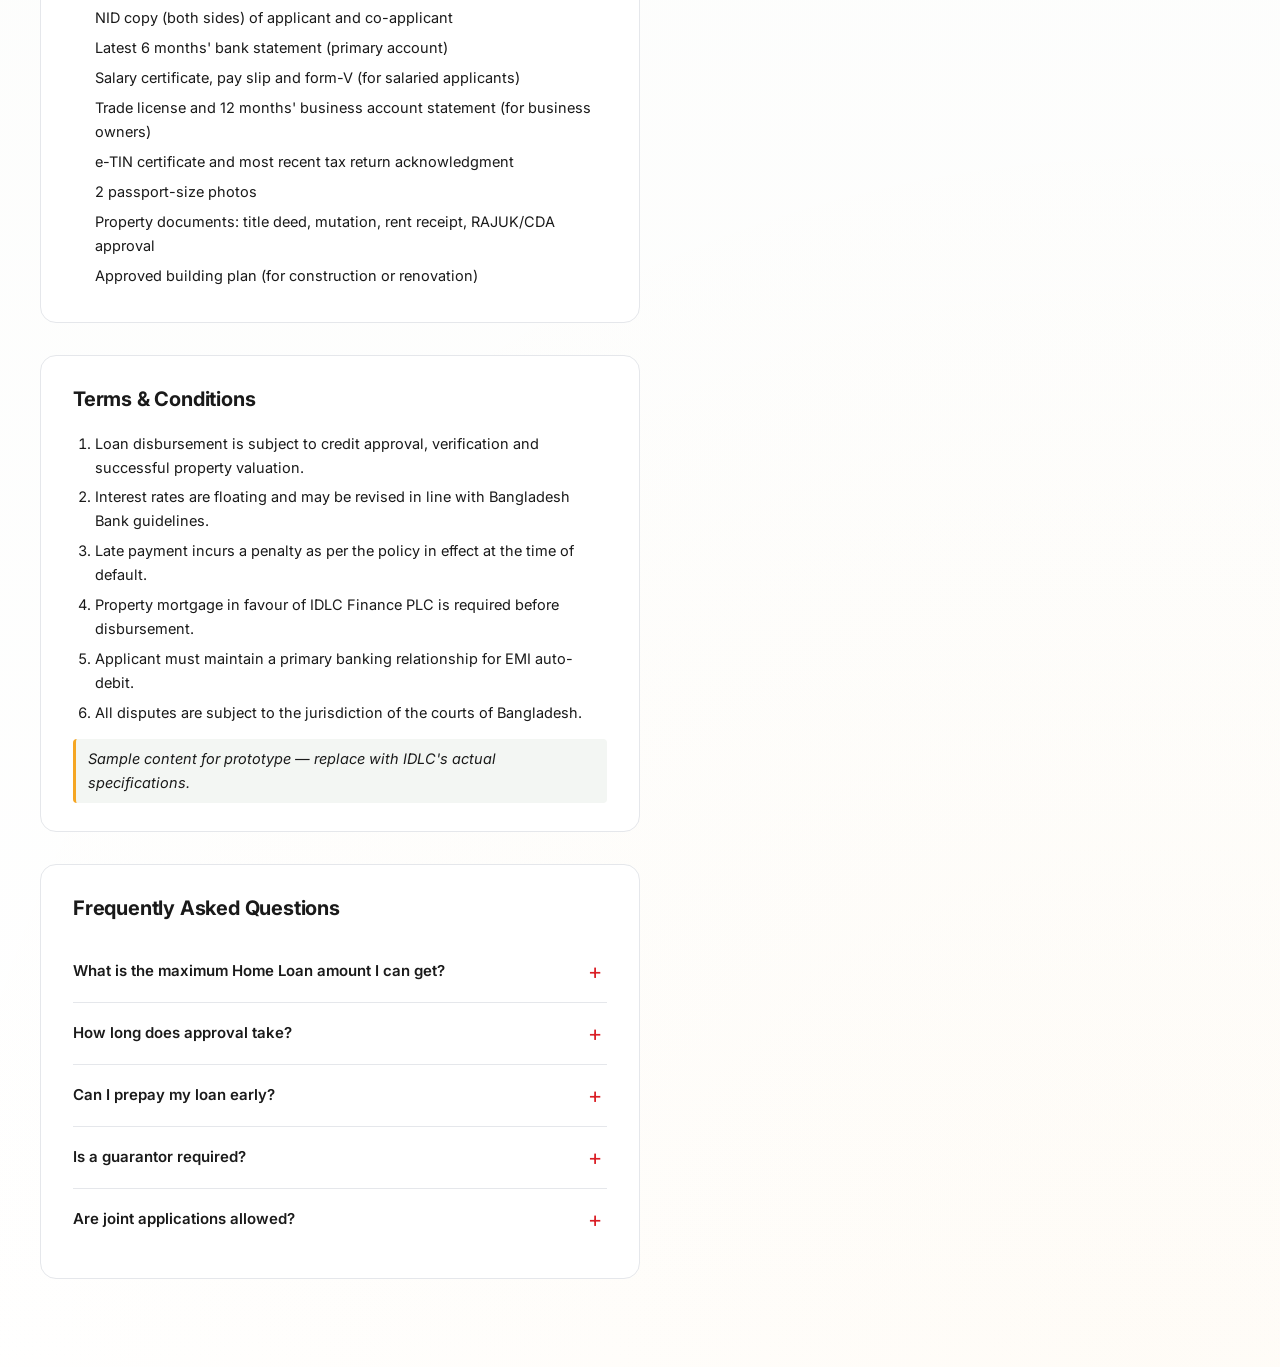
<file: apply-home-loan.html>
<!DOCTYPE html>
<html lang="en">
<head>
  <meta charset="UTF-8" />
  <meta name="viewport" content="width=device-width, initial-scale=1.0" />
  <title>Apply for a Home Loan — IDLC Finance</title>
  <meta name="description" content="Apply for a Home Loan with IDLC. Buy, build, renovate or refinance." />
  <link rel="preconnect" href="https://fonts.googleapis.com" />
  <link rel="preconnect" href="https://fonts.gstatic.com" crossorigin />
  <link href="https://fonts.googleapis.com/css2?family=Hind+Siliguri:wght@400;500;600;700&family=Inter:wght@400;500;600;700&display=swap" rel="stylesheet" />
  <link rel="stylesheet" href="styles.css?v=3" />
</head>
<body class="apply-page product-page">

  <div class="demo-ribbon" role="note">
    <span data-i18n="demo_disclaimer">Educational prototype only — not affiliated with IDLC Finance PLC.</span>
  </div>

  <header class="apply-header">
    <a href="index.html" class="brand" aria-label="IDLC Finance home">
      <span class="brand-mark">I</span>
      <span data-i18n="brand_name">IDLC</span>
    </a>
    <div class="lang-toggle" role="group" aria-label="Language">
      <button data-lang="en" class="lang-btn active" type="button" aria-pressed="true">EN</button>
      <button data-lang="bn" class="lang-btn" type="button" aria-pressed="false">বাং</button>
    </div>
  </header>

  <main class="apply-main product-page-main">
    <a href="apply-individual.html" class="back-link" data-i18n="back">← Back</a>
    <span class="apply-eyebrow" data-i18n="prod_home_loan">Home Loan</span>
    <h1 class="apply-title" id="productTitle"><span data-i18n="prod_home_loan">Home Loan</span><span class="title-sep" hidden> | </span><span id="titleMode"></span></h1>
    <div class="context-chip" id="contextChip"></div>

    <div class="product-layout">

      <!-- ===== Left column: policies & disclosures ===== -->
      <div class="product-info-col">

        <section class="info-section">
          <h2 data-i18n="section_purpose">Purpose</h2>
          <p>A Home Loan can be used for the following purposes:</p>
          <ul>
            <li>Purchase of a new apartment or independent house</li>
            <li>Construction on owned residential land</li>
            <li>Renovation, extension or interior finishing of an existing home</li>
            <li>Take-over (refinancing) of an existing home loan from another bank or NBFI</li>
            <li>Purchase of residential land for self-construction (with construction plan)</li>
          </ul>
          <p class="info-note" data-i18n="placeholder_disclaimer">Sample content for prototype — replace with IDLC's actual specifications.</p>
        </section>

        <section class="info-section">
          <h2 data-i18n="section_eligibility">Eligibility</h2>
          <ul>
            <li>Bangladeshi national</li>
            <li>Age: 21–65 years (at loan maturity)</li>
            <li>Minimum monthly income: BDT 40,000 (salaried) or equivalent verifiable business income</li>
            <li>Minimum 2 years of employment or business continuity</li>
            <li>Acceptable credit history per Credit Information Bureau (CIB) report</li>
          </ul>
          <p class="info-note" data-i18n="placeholder_disclaimer">Sample content for prototype — replace with IDLC's actual specifications.</p>
        </section>

        <section class="info-section">
          <h2 data-i18n="section_policy">Policy Highlights</h2>
          <ul>
            <li>Maximum loan amount: up to BDT 5 crore, capped at 70% of property market value</li>
            <li>Tenor: 1–25 years</li>
            <li>Interest rate: 9.50% – 12.00% per annum (floating, subject to product policy)</li>
            <li>Processing fee: 1.0% of approved loan amount (one-time)</li>
            <li>Partial / full prepayment allowed after 12 months with 0.5% fee on the prepaid balance</li>
            <li>Property mortgage and a personal guarantor are required</li>
          </ul>
          <p class="info-note" data-i18n="placeholder_disclaimer">Sample content for prototype — replace with IDLC's actual specifications.</p>
        </section>

        <section class="info-section">
          <h2 data-i18n="section_documents">Required Documents</h2>
          <ul>
            <li>NID copy (both sides) of applicant and co-applicant</li>
            <li>Latest 6 months' bank statement (primary account)</li>
            <li>Salary certificate, pay slip and form-V (for salaried applicants)</li>
            <li>Trade license and 12 months' business account statement (for business owners)</li>
            <li>e-TIN certificate and most recent tax return acknowledgment</li>
            <li>2 passport-size photos</li>
            <li>Property documents: title deed, mutation, rent receipt, RAJUK/CDA approval</li>
            <li>Approved building plan (for construction or renovation)</li>
          </ul>
        </section>

        <section class="info-section">
          <h2 data-i18n="section_terms">Terms &amp; Conditions</h2>
          <ol>
            <li>Loan disbursement is subject to credit approval, verification and successful property valuation.</li>
            <li>Interest rates are floating and may be revised in line with Bangladesh Bank guidelines.</li>
            <li>Late payment incurs a penalty as per the policy in effect at the time of default.</li>
            <li>Property mortgage in favour of IDLC Finance PLC is required before disbursement.</li>
            <li>Applicant must maintain a primary banking relationship for EMI auto-debit.</li>
            <li>All disputes are subject to the jurisdiction of the courts of Bangladesh.</li>
          </ol>
          <p class="info-note" data-i18n="placeholder_disclaimer">Sample content for prototype — replace with IDLC's actual specifications.</p>
        </section>

        <section class="info-section">
          <h2 data-i18n="section_faqs">Frequently Asked Questions</h2>

          <details class="faq-item">
            <summary>What is the maximum Home Loan amount I can get?</summary>
            <p>Up to BDT 5 crore, subject to your repayment capacity and capped at 70% of the property's market value (the lower of the two applies).</p>
          </details>

          <details class="faq-item">
            <summary>How long does approval take?</summary>
            <p>Typically 7–14 business days after submission of complete documentation and property valuation.</p>
          </details>

          <details class="faq-item">
            <summary>Can I prepay my loan early?</summary>
            <p>Yes. Partial or full prepayment is allowed after 12 months from disbursement, at a fee of 0.5% on the prepaid balance.</p>
          </details>

          <details class="faq-item">
            <summary>Is a guarantor required?</summary>
            <p>One personal guarantor is generally required, depending on the loan amount and applicant profile.</p>
          </details>

          <details class="faq-item">
            <summary>Are joint applications allowed?</summary>
            <p>Yes — spouse, parents or siblings may apply jointly. Combined income improves eligibility.</p>
          </details>
        </section>

      </div>

      <!-- ===== Right column: form + calculator ===== -->
      <aside class="product-action-col">

        <section class="loan-form-card">
          <h2 data-i18n="form_application">Application Form</h2>

          <!-- Stage 1 & 2: OTP gate — 4 mandatory fields -->
          <form id="otpForm" class="loan-form" novalidate>
            <input type="hidden" name="product" value="home-loan" />

            <div class="form-group">
              <div class="field-label">
                <span class="req"><span data-i18n="field_name">Name</span></span>
                <button type="button" class="info-btn" data-info="info_name" aria-label="More info">i</button>
              </div>
              <input type="text" name="name" autocomplete="name" required />
            </div>

            <div class="form-group">
              <div class="field-label">
                <span class="req"><span data-i18n="field_nid">NID</span></span>
                <button type="button" class="info-btn" data-info="info_nid" aria-label="More info">i</button>
              </div>
              <input type="text" name="nid" inputmode="numeric" pattern="[0-9]{10,17}" required />
            </div>

            <div class="form-group">
              <div class="field-label">
                <span class="req"><span data-i18n="field_dob">Date of Birth</span></span>
                <button type="button" class="info-btn" data-info="info_dob" aria-label="More info">i</button>
              </div>
              <div class="dob-group">
                <select name="dobDay" required></select>
                <select name="dobMonth" required>
                  <option value="" hidden selected></option>
                  <option value="01" data-i18n="month_jan">January</option>
                  <option value="02" data-i18n="month_feb">February</option>
                  <option value="03" data-i18n="month_mar">March</option>
                  <option value="04" data-i18n="month_apr">April</option>
                  <option value="05" data-i18n="month_may">May</option>
                  <option value="06" data-i18n="month_jun">June</option>
                  <option value="07" data-i18n="month_jul">July</option>
                  <option value="08" data-i18n="month_aug">August</option>
                  <option value="09" data-i18n="month_sep">September</option>
                  <option value="10" data-i18n="month_oct">October</option>
                  <option value="11" data-i18n="month_nov">November</option>
                  <option value="12" data-i18n="month_dec">December</option>
                </select>
                <select name="dobYear" required></select>
              </div>
            </div>

            <div class="form-group">
              <div class="field-label">
                <span class="req"><span data-i18n="field_phone">Phone Number</span></span>
                <button type="button" class="info-btn" data-info="info_phone" aria-label="More info">i</button>
              </div>
              <input type="tel" name="phone" placeholder="01XXXXXXXXX" pattern="01[0-9]{9}" required />
            </div>

            <div class="otp-group" hidden>
              <label class="otp-label" data-i18n="otp_label">Enter the 4-digit OTP sent to your phone</label>
              <div class="otp-boxes">
                <input type="text" maxlength="1" pattern="[0-9]" inputmode="numeric" autocomplete="one-time-code" aria-label="OTP digit 1" />
                <input type="text" maxlength="1" pattern="[0-9]" inputmode="numeric" aria-label="OTP digit 2" />
                <input type="text" maxlength="1" pattern="[0-9]" inputmode="numeric" aria-label="OTP digit 3" />
                <input type="text" maxlength="1" pattern="[0-9]" inputmode="numeric" aria-label="OTP digit 4" />
              </div>
              <p class="otp-hint"><span data-i18n="otp_demo">Demo OTP:</span> <code>1234</code></p>
              <p class="otp-error" hidden data-i18n="otp_error">Incorrect OTP. Please try again.</p>
            </div>

            <button type="submit" class="btn-submit" id="otpBtn" data-i18n="request_otp">Request OTP</button>
          </form>

          <!-- Stage 3: Full loan-application form (revealed after OTP) -->
          <form id="loanForm" class="loan-form" hidden novalidate>
            <input type="hidden" name="product" value="home-loan" />
            <input type="hidden" name="purpose" value="" />
            <input type="hidden" name="financingMode" value="" />

            <div class="form-progress" aria-hidden="true">
              <div class="form-progress-track">
                <div class="form-progress-fill" id="formProgressFill" style="width: 0%"></div>
              </div>
              <span class="form-progress-text" id="formProgressText">0%</span>
            </div>

            <div class="form-group">
              <div class="field-label">
                <span class="req"><span data-i18n="field_name">Name</span></span>
                <button type="button" class="info-btn" data-info="info_name" aria-label="More info">i</button>
              </div>
              <input type="text" name="name" autocomplete="name" required />
            </div>

            <div class="form-group">
              <div class="field-label">
                <span data-i18n="field_cif">Customer No. (CIF)</span>
                <button type="button" class="info-btn" data-info="info_cif" aria-label="More info">i</button>
              </div>
              <input type="text" name="cif" />
            </div>

            <div class="form-group">
              <div class="field-label">
                <span class="req"><span data-i18n="field_email_app">Email</span></span>
                <button type="button" class="info-btn" data-info="info_email" aria-label="More info">i</button>
              </div>
              <input type="email" name="email" autocomplete="email" required />
            </div>

            <div class="form-group">
              <div class="field-label">
                <span class="req"><span data-i18n="field_profession_app">Profession</span></span>
                <button type="button" class="info-btn" data-info="info_profession" aria-label="More info">i</button>
              </div>
              <select name="profession" required>
                <option value="" hidden selected></option>
                <option value="salaried-govt"    data-i18n="form_profession_salaried_govt">Salaried Person (Government)</option>
                <option value="salaried-private" data-i18n="form_profession_salaried_private">Salaried Person (Private)</option>
                <option value="self-employed"    data-i18n="form_profession_self_employed">Self Employed</option>
                <option value="landlord"         data-i18n="form_profession_landlord">Landlord</option>
                <option value="nrb-service"      data-i18n="form_profession_nrb_service">Service Holder (Non-resident Bangladeshi)</option>
                <option value="businessperson"   data-i18n="form_profession_businessperson">Businessperson</option>
                <option value="nrb-business"     data-i18n="form_profession_nrb_business">Businessperson (Non-resident Bangladeshi)</option>
              </select>
            </div>

            <div class="form-group form-group--full">
              <div class="field-label">
                <span class="req"><span data-i18n="field_income_app">Total Monthly Income (BDT)</span></span>
                <button type="button" class="info-btn" data-info="info_income" aria-label="More info">i</button>
              </div>
              <input type="text" name="income" inputmode="numeric" required />
            </div>

            <div class="form-question">
              <span class="form-question-text req"><span data-i18n="field_has_burden">Do you have any loan burden currently?</span></span>
              <div class="form-radio-group">
                <label><input type="radio" name="hasBurden" value="yes" required /> <span data-i18n="yes">Yes</span></label>
                <label><input type="radio" name="hasBurden" value="no" required /> <span data-i18n="no">No</span></label>
              </div>
            </div>

            <div class="form-group" id="burdenGroup" hidden>
              <div class="field-label">
                <span class="req"><span data-i18n="field_monthly_burden">Monthly Loan Burden (BDT)</span></span>
                <button type="button" class="info-btn" data-info="info_loan_burden" aria-label="More info">i</button>
              </div>
              <input type="text" name="loanBurden" inputmode="numeric" />
            </div>

            <div class="form-group">
              <div class="field-label">
                <span class="req"><span data-i18n="field_expected_amount_idlc">Expected Loan Amount from IDLC (BDT)</span></span>
                <button type="button" class="info-btn" data-info="info_amount" aria-label="More info">i</button>
              </div>
              <input type="text" name="amount" inputmode="numeric" required />
            </div>

            <div class="form-group">
              <div class="field-label">
                <span class="req"><span data-i18n="field_loan_term">Loan Term (years)</span></span>
                <button type="button" class="info-btn" data-info="info_tenor" aria-label="More info">i</button>
              </div>
              <input type="text" name="tenor" inputmode="numeric" required />
            </div>

            <label class="form-terms">
              <input type="checkbox" name="declaration1" required />
              <span data-i18n="declaration_1">I declare that the information provided above is true and provided in my sound mind.</span>
            </label>

            <label class="form-terms">
              <input type="checkbox" name="declaration2" required />
              <span data-i18n="declaration_2">I hereby authorize IDLC to obtain my credit information from Credit Information Bureau of Bangladesh Bank and authorize IDLC to use all the information in processing the applied loan.</span>
            </label>

            <button type="submit" class="btn-submit" data-i18n="form_submit">Submit Application</button>
          </form>

          <!-- Success / ineligible panel (revealed after Submit Application) -->
          <div class="form-success" id="formSuccess" hidden role="status" aria-live="polite">
            <div class="form-success-icon" id="formSuccessIcon" aria-hidden="true">
              <svg viewBox="0 0 24 24" width="32" height="32" fill="none" stroke="currentColor" stroke-width="2.2" stroke-linecap="round" stroke-linejoin="round">
                <circle cx="12" cy="12" r="10"/>
                <path d="M8 12l3 3 5-6"/>
              </svg>
            </div>
            <h3 class="form-success-title" id="formSuccessTitle" data-i18n="app_submitted_title">Application Submitted</h3>
            <p class="form-success-msg" id="formSuccessMsg"></p>
            <div class="form-success-tracking" id="formSuccessTracking">
              <span class="form-success-tracking-label" data-i18n="tracking_label">Your tracking number</span>
              <code class="form-success-tracking-code" id="trackingNumber">—</code>
              <span class="form-success-tracking-hint" data-i18n="tracking_hint">Save this number to check your application status online.</span>
            </div>
          </div>
        </section>

        <aside class="calc-widget">
          <h2 data-i18n="calc_title">EMI Calculator</h2>

          <div class="calc-group">
            <div class="calc-group-head">
              <span class="calc-group-label" data-i18n="calc_amount">Loan Amount</span>
            </div>
            <input type="text" id="calcAmount" inputmode="numeric" value="" placeholder="0" aria-label="Loan Amount in BDT" />
          </div>

          <div class="calc-group">
            <div class="calc-group-head">
              <span class="calc-group-label" data-i18n="calc_rate">Interest Rate</span>
            </div>
            <input type="text" id="calcRate" inputmode="decimal" value="" placeholder="0" aria-label="Interest Rate in percent" />
          </div>

          <div class="calc-group">
            <div class="calc-group-head">
              <span class="calc-group-label" data-i18n="calc_tenor">Tenor</span>
            </div>
            <input type="text" id="calcTenor" inputmode="numeric" value="" placeholder="0" aria-label="Tenor in years" />
          </div>

          <div class="calc-result">
            <div class="calc-result-row"><span data-i18n="calc_emi">Monthly EMI</span><strong id="calcEmi">৳ —</strong></div>
            <div class="calc-result-row"><span data-i18n="calc_interest">Total Interest</span><strong id="calcInterest">৳ —</strong></div>
            <div class="calc-result-row"><span data-i18n="calc_total">Total Payment</span><strong id="calcTotal">৳ —</strong></div>
          </div>
        </aside>

      </aside>

    </div>
  </main>

  <script src="translations.js"></script>
  <script src="app.js"></script>
  <script src="calc.js"></script>
</body>
</html>
</file>
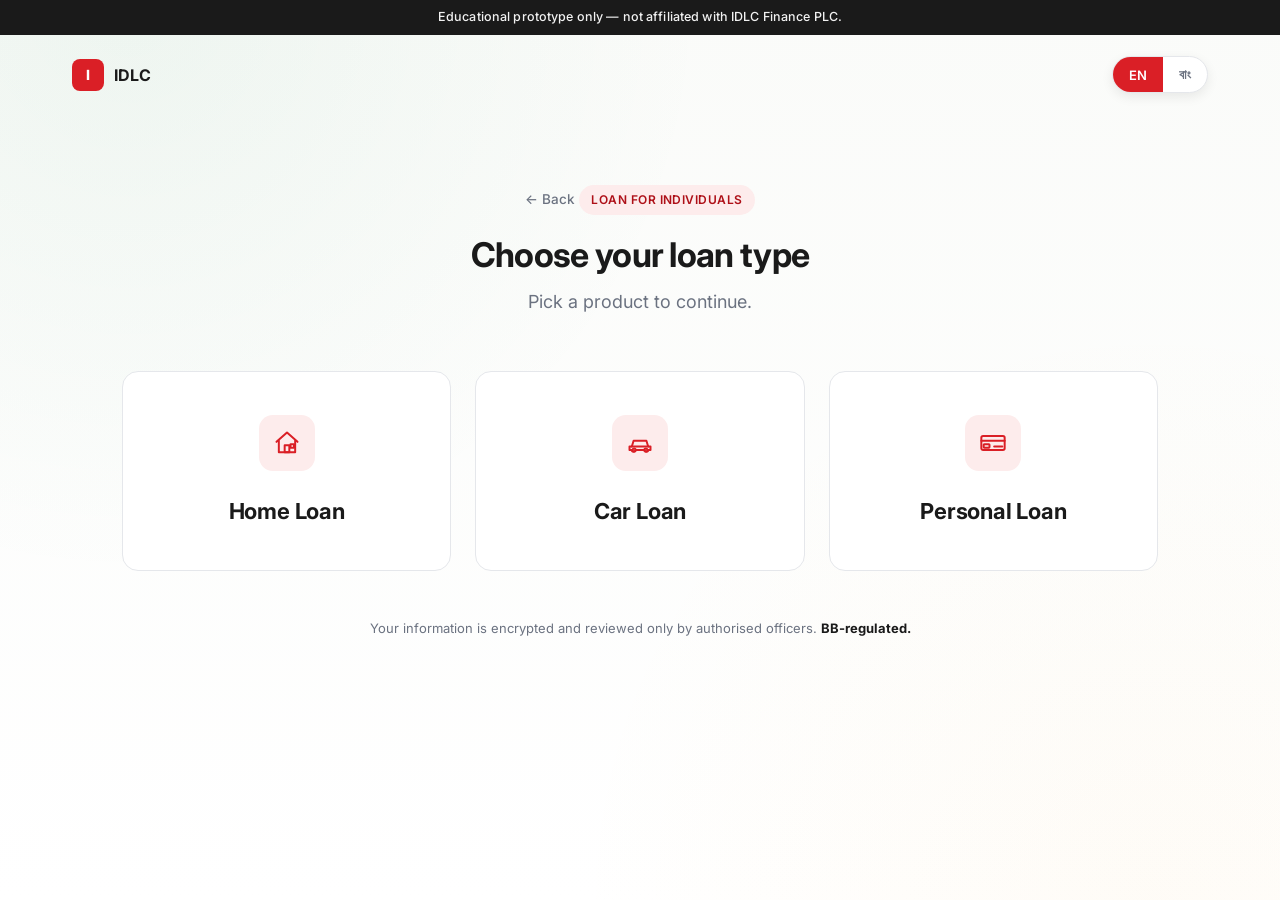
<file: apply-individual.html>
<!DOCTYPE html>
<html lang="en">
<head>
  <meta charset="UTF-8" />
  <meta name="viewport" content="width=device-width, initial-scale=1.0" />
  <title>Apply: Individual Loans — IDLC Finance</title>
  <meta name="description" content="Choose between Home Loan, Car Loan, and Personal Loan." />
  <link rel="preconnect" href="https://fonts.googleapis.com" />
  <link rel="preconnect" href="https://fonts.gstatic.com" crossorigin />
  <link href="https://fonts.googleapis.com/css2?family=Hind+Siliguri:wght@400;500;600;700&family=Inter:wght@400;500;600;700&display=swap" rel="stylesheet" />
  <link rel="stylesheet" href="styles.css?v=4" />
</head>
<body class="apply-page">

  <div class="demo-ribbon" role="note">
    <span data-i18n="demo_disclaimer">Educational prototype only — not affiliated with IDLC Finance PLC.</span>
  </div>

  <header class="apply-header">
    <a href="index.html" class="brand" aria-label="IDLC Finance home">
      <span class="brand-mark">I</span>
      <span data-i18n="brand_name">IDLC</span>
    </a>

    <div class="lang-toggle" role="group" aria-label="Language">
      <button data-lang="en" class="lang-btn active" type="button" aria-pressed="true">EN</button>
      <button data-lang="bn" class="lang-btn" type="button" aria-pressed="false">বাং</button>
    </div>
  </header>

  <main class="apply-main">
    <a href="apply.html" class="back-link" data-i18n="back">← Back</a>
    <span class="apply-eyebrow" data-i18n="loan_individual">Loan for Individuals</span>
    <h1 class="apply-title" data-i18n="choose_loan_type">Choose your loan type</h1>
    <p class="apply-subtitle" data-i18n="choose_loan_sub">Pick a product to continue.</p>

    <div class="loan-options">

      <a href="apply-home-loan.html" class="loan-card loan-card--compact" data-product="home-loan" aria-label="Home Loan">
        <div class="loan-card-icon" aria-hidden="true">
          <svg viewBox="0 0 24 24" fill="none" stroke="currentColor" stroke-width="1.7" stroke-linecap="round" stroke-linejoin="round">
            <path d="M3 11l9-8 9 8"/>
            <path d="M5 10v10h14V10"/>
            <rect x="10" y="14" width="4" height="6"/>
            <rect x="15" y="13" width="3" height="3"/>
          </svg>
        </div>
        <h2 data-i18n="prod_home_loan">Home Loan</h2>
      </a>

      <a href="apply-car-loan.html" class="loan-card loan-card--compact" data-product="car-loan" aria-label="Car Loan">
        <div class="loan-card-icon" aria-hidden="true">
          <svg viewBox="0 0 24 24" fill="none" stroke="currentColor" stroke-width="1.7" stroke-linecap="round" stroke-linejoin="round">
            <path d="M3 15h18v3h-2a1.5 1.5 0 0 1-3 0H8a1.5 1.5 0 0 1-3 0H3v-3z"/>
            <path d="M5 15l1.5-5h11L19 15"/>
            <circle cx="7" cy="18" r="1.3"/>
            <circle cx="17" cy="18" r="1.3"/>
          </svg>
        </div>
        <h2 data-i18n="prod_car_loan">Car Loan</h2>
      </a>

      <a href="apply-personal-loan.html" class="loan-card loan-card--compact" data-product="personal-loan" aria-label="Personal Loan">
        <div class="loan-card-icon" aria-hidden="true">
          <svg viewBox="0 0 24 24" fill="none" stroke="currentColor" stroke-width="1.7" stroke-linecap="round" stroke-linejoin="round">
            <rect x="2" y="6" width="20" height="12" rx="1.5"/>
            <line x1="2" y1="10" x2="22" y2="10"/>
            <rect x="4" y="13" width="5" height="3" rx="0.5"/>
            <line x1="13" y1="15" x2="20" y2="15"/>
          </svg>
        </div>
        <h2 data-i18n="prod_personal_loan">Personal Loan</h2>
      </a>

    </div>

    <p class="apply-footer-note" data-i18n-html="footer_note_html">
      Your information is encrypted and reviewed only by authorised officers. <strong>BB-regulated.</strong>
    </p>
  </main>

  <!-- ============ Pre-filter modal ============ -->
  <div class="modal-backdrop" id="loanModal" hidden>
    <div class="modal-dialog" role="dialog" aria-modal="true" aria-labelledby="modalTitle">
      <button type="button" class="modal-close" id="modalClose" aria-label="Close" data-i18n-attr="aria-label:modal_close">×</button>
      <div class="modal-sketch" id="modalSketch" aria-hidden="true"></div>
      <h2 class="modal-title" id="modalTitle">Tell us about your loan</h2>
      <p class="modal-sub" data-i18n="modal_sub">Help us route your application to the right team.</p>

      <div class="modal-field">
        <label for="modalPurpose" data-i18n="modal_purpose_label">Purpose of the Loan</label>
        <select id="modalPurpose"></select>
      </div>

      <div class="modal-field">
        <label for="modalMode" data-i18n="modal_financing_label">Financing Mode</label>
        <select id="modalMode">
          <option value="" hidden selected></option>
          <option value="Conventional" data-i18n="modal_financing_conventional">Conventional Financing</option>
          <option value="Islamic" data-i18n="modal_financing_islamic">Islamic Financing</option>
        </select>
      </div>

      <button type="button" class="btn-submit modal-proceed" id="modalProceed" data-i18n="modal_proceed">Proceed</button>
    </div>
  </div>

  <script src="translations.js"></script>
  <script src="app.js"></script>
  <script>
    (function () {
      "use strict";

      var PURPOSES = {
        "home-loan": [
          { value: "Building Construction", key: "purpose_home_construction" },
          { value: "Apartment Purchase", key: "purpose_home_apartment" },
          { value: "Commercial Space Purchase", key: "purpose_home_commercial" },
          { value: "Home Equity", key: "purpose_home_equity" },
          { value: "Semi Paka House Purchase/Construction", key: "purpose_home_semipaka" }
        ],
        "car-loan": [
          { value: "Car Purchase for Personal Use", key: "purpose_car_personal" }
        ],
        "personal-loan": [
          { value: "Consumer Durables", key: "purpose_personal_durables" },
          { value: "Home Renovation", key: "purpose_personal_renovation" },
          { value: "Financial Obligations", key: "purpose_personal_obligations" },
          { value: "Self/Family Marriage", key: "purpose_personal_marriage" },
          { value: "Education Expenses", key: "purpose_personal_education" },
          { value: "Travel Expenses", key: "purpose_personal_travel" },
          { value: "Medical Expenses", key: "purpose_personal_medical" },
          { value: "Other Personal Needs", key: "purpose_personal_other" }
        ]
      };

      var SKETCHES = {
        "home-loan":
          '<svg viewBox="0 0 120 120" xmlns="http://www.w3.org/2000/svg" fill="none" stroke="currentColor" stroke-width="2.2" stroke-linecap="round" stroke-linejoin="round">' +
          '<path d="M15 60 L60 22 L105 60"/>' +
          '<path d="M25 56 V100 H95 V56"/>' +
          '<rect x="52" y="68" width="20" height="32"/>' +
          '<rect x="76" y="64" width="14" height="14"/>' +
          '<line x1="86" y1="33" x2="86" y2="50"/>' +
          '<line x1="82" y1="33" x2="92" y2="33"/>' +
          '<line x1="82" y1="33" x2="82" y2="46"/>' +
          '<line x1="92" y1="33" x2="92" y2="46"/>' +
          '</svg>',
        "car-loan":
          '<svg viewBox="0 0 120 120" xmlns="http://www.w3.org/2000/svg" fill="none" stroke="currentColor" stroke-width="2.2" stroke-linecap="round" stroke-linejoin="round">' +
          '<path d="M10 80 H110 V94 H103 a8 8 0 0 1 -16 0 H33 a8 8 0 0 1 -16 0 H10 V80 Z"/>' +
          '<path d="M22 80 L32 55 H88 L98 80"/>' +
          '<line x1="60" y1="55" x2="60" y2="80"/>' +
          '<circle cx="25" cy="94" r="7"/>' +
          '<circle cx="95" cy="94" r="7"/>' +
          '</svg>',
        "personal-loan":
          '<svg viewBox="0 0 120 120" xmlns="http://www.w3.org/2000/svg" fill="none" stroke="currentColor" stroke-width="2.2" stroke-linecap="round" stroke-linejoin="round">' +
          '<rect x="18" y="18" width="42" height="72" rx="5"/>' +
          '<line x1="32" y1="28" x2="46" y2="28"/>' +
          '<rect x="24" y="36" width="30" height="40"/>' +
          '<line x1="34" y1="84" x2="44" y2="84"/>' +
          '<rect x="62" y="62" width="48" height="30" rx="2"/>' +
          '<line x1="62" y1="70" x2="110" y2="70"/>' +
          '<rect x="68" y="76" width="10" height="6"/>' +
          '<line x1="82" y1="80" x2="100" y2="80"/>' +
          '</svg>'
      };

      var MODAL_TITLE_KEYS = {
        "home-loan": "modal_title_home",
        "car-loan": "modal_title_car",
        "personal-loan": "modal_title_personal"
      };

      var PRODUCT_PAGES = {
        "home-loan": "apply-home-loan.html",
        "car-loan": "apply-car-loan.html",
        "personal-loan": "apply-personal-loan.html"
      };

      var currentProduct = null;

      function getDict() {
        var lang = document.documentElement.lang || "en";
        return (window.TRANSLATIONS && window.TRANSLATIONS[lang]) ||
               (window.TRANSLATIONS && window.TRANSLATIONS.en) || {};
      }

      function openModal(product) {
        currentProduct = product;
        var modal = document.getElementById("loanModal");
        var dict = getDict();

        var title = document.getElementById("modalTitle");
        var key = MODAL_TITLE_KEYS[product];
        if (key) {
          title.setAttribute("data-i18n", key);
          title.textContent = dict[key] || "Tell us about your loan";
        }

        document.getElementById("modalSketch").innerHTML = SKETCHES[product] || "";

        // Populate Purpose dropdown — starts blank, only takes a value when the visitor picks
        var sel = document.getElementById("modalPurpose");
        sel.innerHTML = "";
        var blankP = document.createElement("option");
        blankP.value = "";
        blankP.hidden = true;
        blankP.selected = true;
        sel.appendChild(blankP);
        (PURPOSES[product] || []).forEach(function (p) {
          var opt = document.createElement("option");
          opt.value = p.value;
          opt.setAttribute("data-i18n", p.key);
          opt.textContent = dict[p.key] || p.value;
          sel.appendChild(opt);
        });

        // Reset financing mode to blank
        document.getElementById("modalMode").selectedIndex = 0;

        modal.hidden = false;
        document.body.classList.add("modal-open");
        setTimeout(function () { sel.focus(); }, 80);
      }

      function closeModal() {
        document.getElementById("loanModal").hidden = true;
        document.body.classList.remove("modal-open");
      }

      function proceedFromModal() {
        var purposeSel = document.getElementById("modalPurpose");
        var modeSel    = document.getElementById("modalMode");
        if (!purposeSel.value) { purposeSel.focus(); return; }
        if (!modeSel.value)    { modeSel.focus();    return; }
        if (!currentProduct) return;
        var url = PRODUCT_PAGES[currentProduct] +
          "?purpose=" + encodeURIComponent(purposeSel.value) +
          "&mode="    + encodeURIComponent(modeSel.value);
        window.location.href = url;
      }

      function init() {
        document.querySelectorAll(".loan-card[data-product]").forEach(function (card) {
          card.addEventListener("click", function (e) {
            e.preventDefault();
            openModal(card.dataset.product);
          });
        });
        document.getElementById("modalClose").addEventListener("click", closeModal);
        document.getElementById("modalProceed").addEventListener("click", proceedFromModal);
        document.getElementById("loanModal").addEventListener("click", function (e) {
          if (e.target.id === "loanModal") closeModal();
        });
        document.addEventListener("keydown", function (e) {
          if (e.key === "Escape" && !document.getElementById("loanModal").hidden) closeModal();
        });
      }

      if (document.readyState === "loading") {
        document.addEventListener("DOMContentLoaded", init);
      } else {
        init();
      }
    })();
  </script>
</body>
</html>
</file>
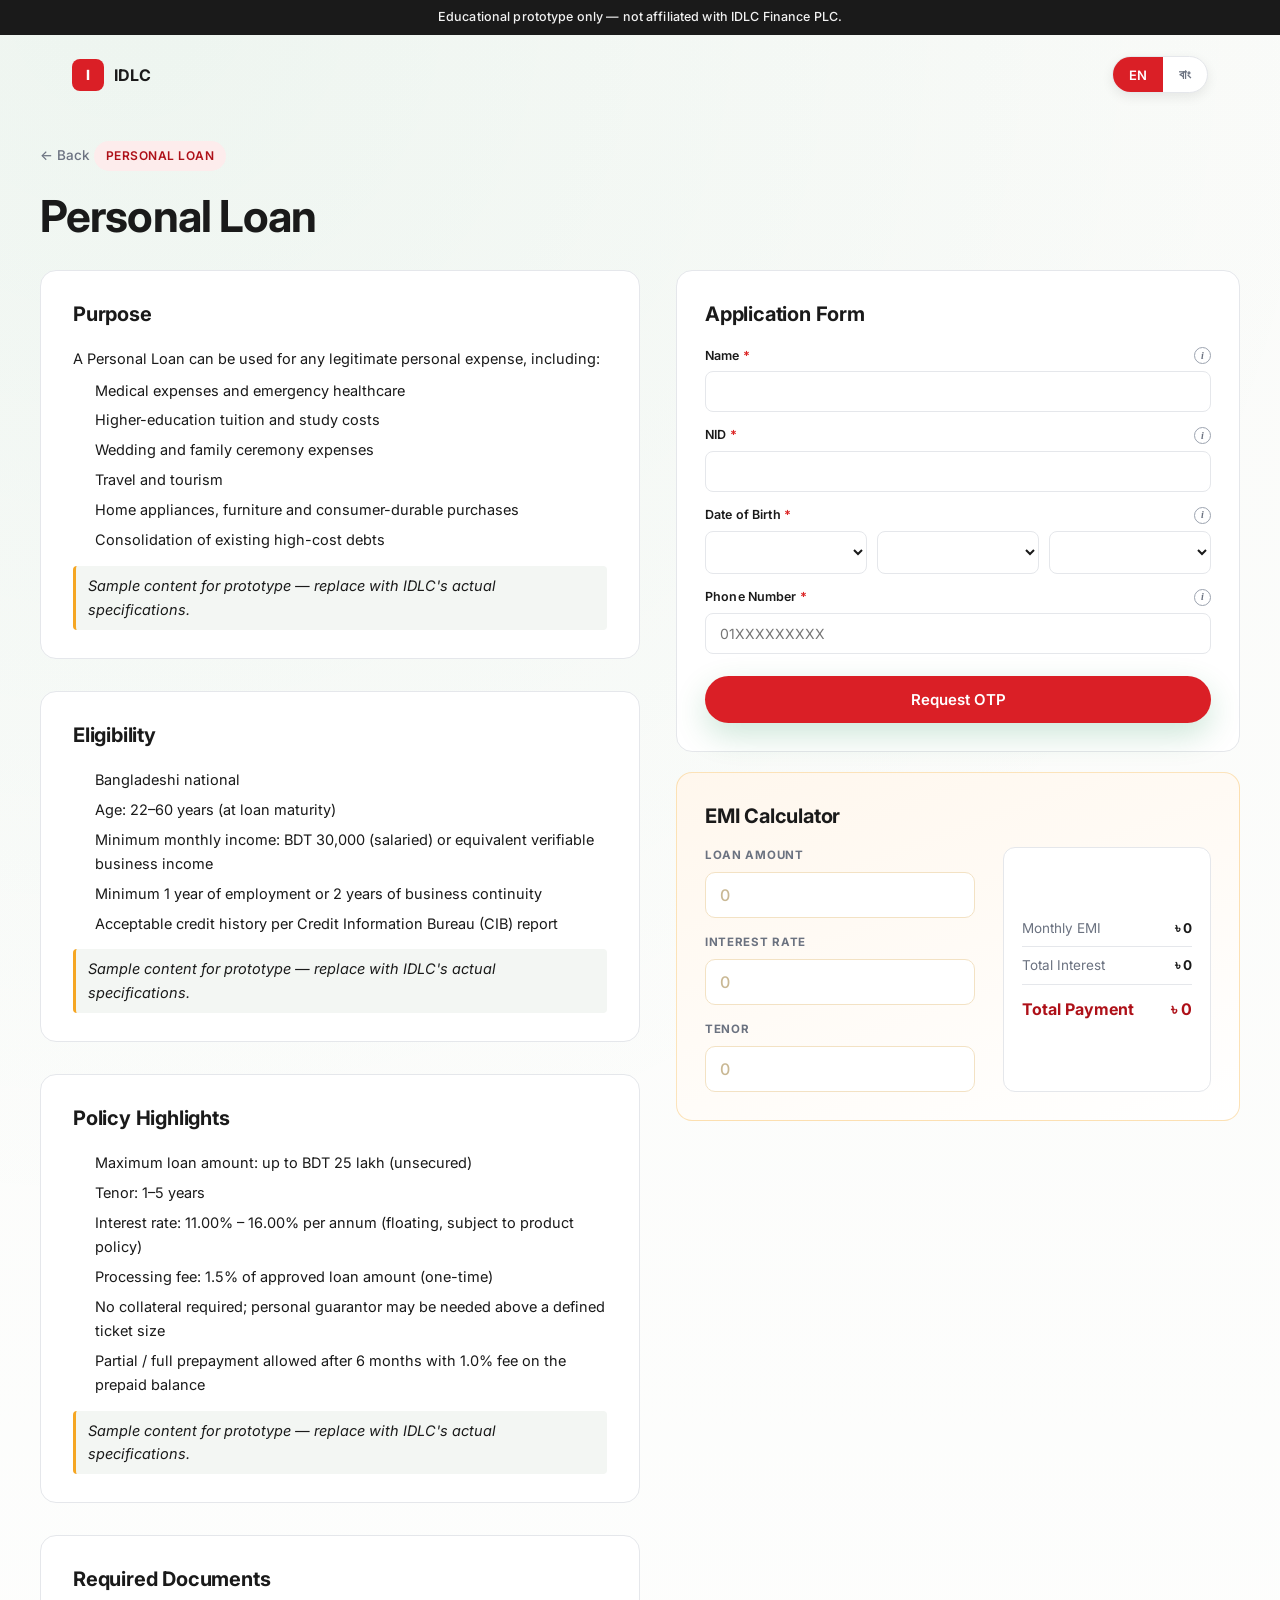
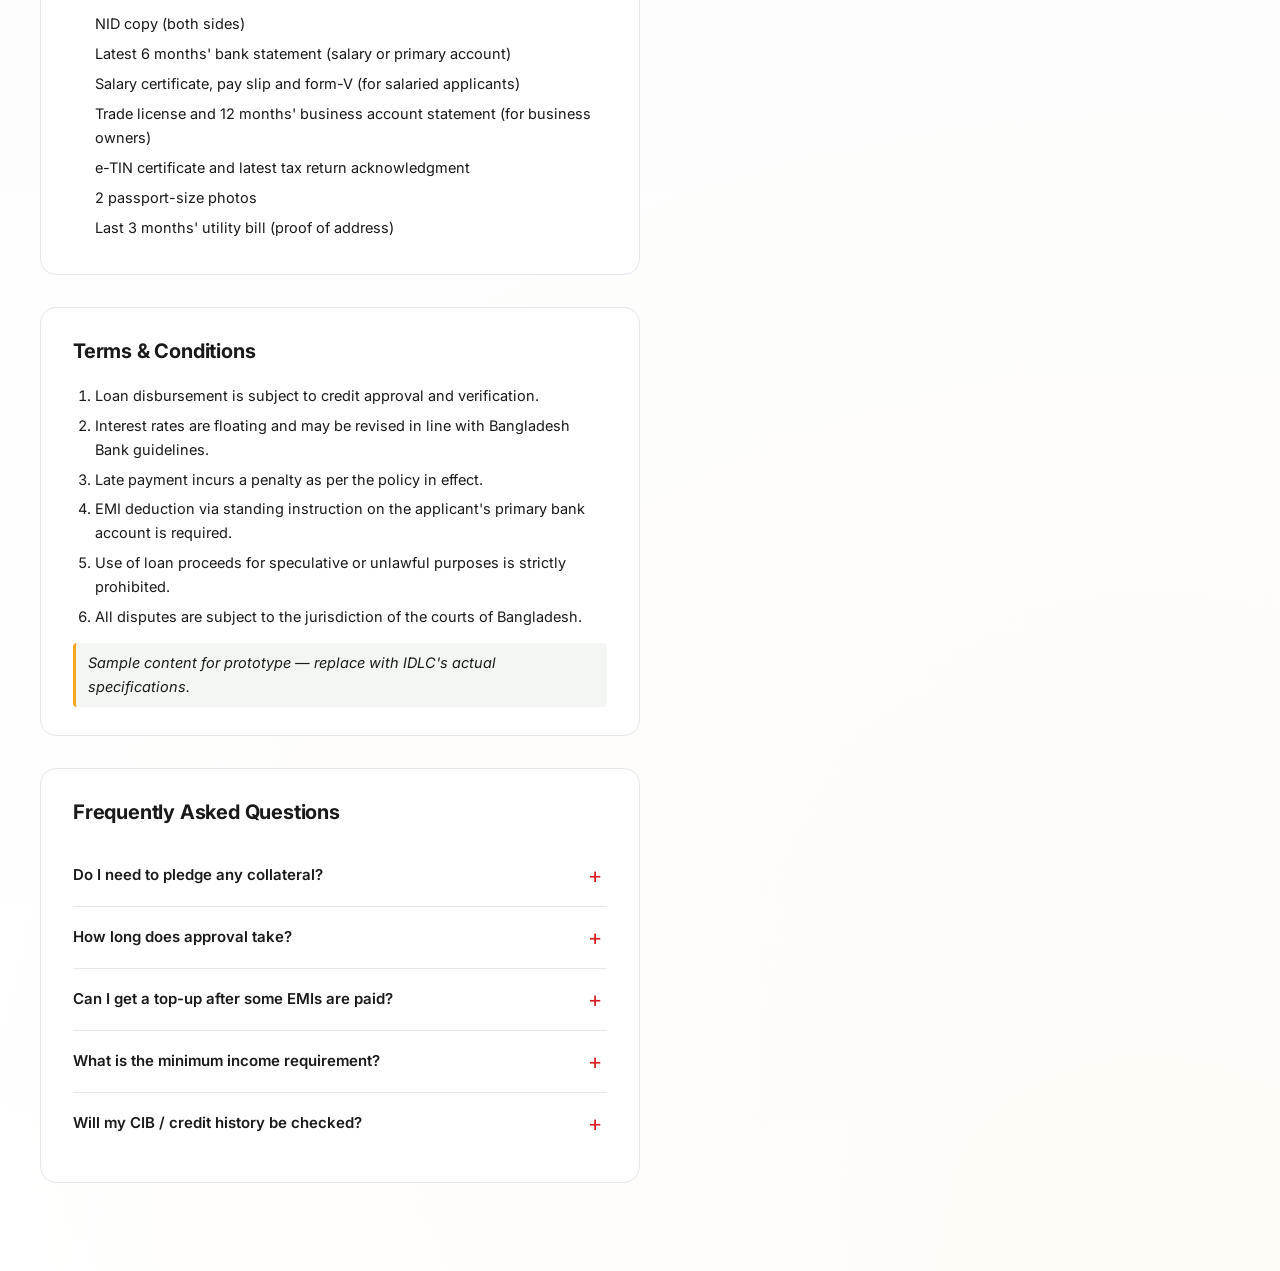
<file: apply-personal-loan.html>
<!DOCTYPE html>
<html lang="en">
<head>
  <meta charset="UTF-8" />
  <meta name="viewport" content="width=device-width, initial-scale=1.0" />
  <title>Apply for a Personal Loan — IDLC Finance</title>
  <meta name="description" content="Apply for a Personal Loan with IDLC. Unsecured, multi-purpose financing." />
  <link rel="preconnect" href="https://fonts.googleapis.com" />
  <link rel="preconnect" href="https://fonts.gstatic.com" crossorigin />
  <link href="https://fonts.googleapis.com/css2?family=Hind+Siliguri:wght@400;500;600;700&family=Inter:wght@400;500;600;700&display=swap" rel="stylesheet" />
  <link rel="stylesheet" href="styles.css?v=3" />
</head>
<body class="apply-page product-page">

  <div class="demo-ribbon" role="note">
    <span data-i18n="demo_disclaimer">Educational prototype only — not affiliated with IDLC Finance PLC.</span>
  </div>

  <header class="apply-header">
    <a href="index.html" class="brand" aria-label="IDLC Finance home">
      <span class="brand-mark">I</span>
      <span data-i18n="brand_name">IDLC</span>
    </a>
    <div class="lang-toggle" role="group" aria-label="Language">
      <button data-lang="en" class="lang-btn active" type="button" aria-pressed="true">EN</button>
      <button data-lang="bn" class="lang-btn" type="button" aria-pressed="false">বাং</button>
    </div>
  </header>

  <main class="apply-main product-page-main">
    <a href="apply-individual.html" class="back-link" data-i18n="back">← Back</a>
    <span class="apply-eyebrow" data-i18n="prod_personal_loan">Personal Loan</span>
    <h1 class="apply-title" id="productTitle"><span data-i18n="prod_personal_loan">Personal Loan</span><span class="title-sep" hidden> | </span><span id="titleMode"></span></h1>
    <div class="context-chip" id="contextChip"></div>

    <div class="product-layout">

      <div class="product-info-col">

        <section class="info-section">
          <h2 data-i18n="section_purpose">Purpose</h2>
          <p>A Personal Loan can be used for any legitimate personal expense, including:</p>
          <ul>
            <li>Medical expenses and emergency healthcare</li>
            <li>Higher-education tuition and study costs</li>
            <li>Wedding and family ceremony expenses</li>
            <li>Travel and tourism</li>
            <li>Home appliances, furniture and consumer-durable purchases</li>
            <li>Consolidation of existing high-cost debts</li>
          </ul>
          <p class="info-note" data-i18n="placeholder_disclaimer">Sample content for prototype — replace with IDLC's actual specifications.</p>
        </section>

        <section class="info-section">
          <h2 data-i18n="section_eligibility">Eligibility</h2>
          <ul>
            <li>Bangladeshi national</li>
            <li>Age: 22–60 years (at loan maturity)</li>
            <li>Minimum monthly income: BDT 30,000 (salaried) or equivalent verifiable business income</li>
            <li>Minimum 1 year of employment or 2 years of business continuity</li>
            <li>Acceptable credit history per Credit Information Bureau (CIB) report</li>
          </ul>
          <p class="info-note" data-i18n="placeholder_disclaimer">Sample content for prototype — replace with IDLC's actual specifications.</p>
        </section>

        <section class="info-section">
          <h2 data-i18n="section_policy">Policy Highlights</h2>
          <ul>
            <li>Maximum loan amount: up to BDT 25 lakh (unsecured)</li>
            <li>Tenor: 1–5 years</li>
            <li>Interest rate: 11.00% – 16.00% per annum (floating, subject to product policy)</li>
            <li>Processing fee: 1.5% of approved loan amount (one-time)</li>
            <li>No collateral required; personal guarantor may be needed above a defined ticket size</li>
            <li>Partial / full prepayment allowed after 6 months with 1.0% fee on the prepaid balance</li>
          </ul>
          <p class="info-note" data-i18n="placeholder_disclaimer">Sample content for prototype — replace with IDLC's actual specifications.</p>
        </section>

        <section class="info-section">
          <h2 data-i18n="section_documents">Required Documents</h2>
          <ul>
            <li>NID copy (both sides)</li>
            <li>Latest 6 months' bank statement (salary or primary account)</li>
            <li>Salary certificate, pay slip and form-V (for salaried applicants)</li>
            <li>Trade license and 12 months' business account statement (for business owners)</li>
            <li>e-TIN certificate and latest tax return acknowledgment</li>
            <li>2 passport-size photos</li>
            <li>Last 3 months' utility bill (proof of address)</li>
          </ul>
        </section>

        <section class="info-section">
          <h2 data-i18n="section_terms">Terms &amp; Conditions</h2>
          <ol>
            <li>Loan disbursement is subject to credit approval and verification.</li>
            <li>Interest rates are floating and may be revised in line with Bangladesh Bank guidelines.</li>
            <li>Late payment incurs a penalty as per the policy in effect.</li>
            <li>EMI deduction via standing instruction on the applicant's primary bank account is required.</li>
            <li>Use of loan proceeds for speculative or unlawful purposes is strictly prohibited.</li>
            <li>All disputes are subject to the jurisdiction of the courts of Bangladesh.</li>
          </ol>
          <p class="info-note" data-i18n="placeholder_disclaimer">Sample content for prototype — replace with IDLC's actual specifications.</p>
        </section>

        <section class="info-section">
          <h2 data-i18n="section_faqs">Frequently Asked Questions</h2>

          <details class="faq-item">
            <summary>Do I need to pledge any collateral?</summary>
            <p>No. A Personal Loan is unsecured. A personal guarantor may be required above a defined ticket size.</p>
          </details>

          <details class="faq-item">
            <summary>How long does approval take?</summary>
            <p>Typically 3–5 business days after submission of complete documentation.</p>
          </details>

          <details class="faq-item">
            <summary>Can I get a top-up after some EMIs are paid?</summary>
            <p>Yes — top-up is generally available after 12 successful EMIs, subject to fresh credit assessment.</p>
          </details>

          <details class="faq-item">
            <summary>What is the minimum income requirement?</summary>
            <p>BDT 30,000 per month for salaried applicants. Business owners need verifiable income equivalent.</p>
          </details>

          <details class="faq-item">
            <summary>Will my CIB / credit history be checked?</summary>
            <p>Yes — a CIB check is mandatory. Adverse history may affect approval or pricing.</p>
          </details>
        </section>

      </div>

      <aside class="product-action-col">

        <section class="loan-form-card">
          <h2 data-i18n="form_application">Application Form</h2>

          <!-- Stage 1 & 2: OTP gate — 4 mandatory fields -->
          <form id="otpForm" class="loan-form" novalidate>
            <input type="hidden" name="product" value="personal-loan" />

            <div class="form-group">
              <div class="field-label">
                <span class="req"><span data-i18n="field_name">Name</span></span>
                <button type="button" class="info-btn" data-info="info_name" aria-label="More info">i</button>
              </div>
              <input type="text" name="name" autocomplete="name" required />
            </div>

            <div class="form-group">
              <div class="field-label">
                <span class="req"><span data-i18n="field_nid">NID</span></span>
                <button type="button" class="info-btn" data-info="info_nid" aria-label="More info">i</button>
              </div>
              <input type="text" name="nid" inputmode="numeric" pattern="[0-9]{10,17}" required />
            </div>

            <div class="form-group">
              <div class="field-label">
                <span class="req"><span data-i18n="field_dob">Date of Birth</span></span>
                <button type="button" class="info-btn" data-info="info_dob" aria-label="More info">i</button>
              </div>
              <div class="dob-group">
                <select name="dobDay" required></select>
                <select name="dobMonth" required>
                  <option value="" hidden selected></option>
                  <option value="01" data-i18n="month_jan">January</option>
                  <option value="02" data-i18n="month_feb">February</option>
                  <option value="03" data-i18n="month_mar">March</option>
                  <option value="04" data-i18n="month_apr">April</option>
                  <option value="05" data-i18n="month_may">May</option>
                  <option value="06" data-i18n="month_jun">June</option>
                  <option value="07" data-i18n="month_jul">July</option>
                  <option value="08" data-i18n="month_aug">August</option>
                  <option value="09" data-i18n="month_sep">September</option>
                  <option value="10" data-i18n="month_oct">October</option>
                  <option value="11" data-i18n="month_nov">November</option>
                  <option value="12" data-i18n="month_dec">December</option>
                </select>
                <select name="dobYear" required></select>
              </div>
            </div>

            <div class="form-group">
              <div class="field-label">
                <span class="req"><span data-i18n="field_phone">Phone Number</span></span>
                <button type="button" class="info-btn" data-info="info_phone" aria-label="More info">i</button>
              </div>
              <input type="tel" name="phone" placeholder="01XXXXXXXXX" pattern="01[0-9]{9}" required />
            </div>

            <div class="otp-group" hidden>
              <label class="otp-label" data-i18n="otp_label">Enter the 4-digit OTP sent to your phone</label>
              <div class="otp-boxes">
                <input type="text" maxlength="1" pattern="[0-9]" inputmode="numeric" autocomplete="one-time-code" aria-label="OTP digit 1" />
                <input type="text" maxlength="1" pattern="[0-9]" inputmode="numeric" aria-label="OTP digit 2" />
                <input type="text" maxlength="1" pattern="[0-9]" inputmode="numeric" aria-label="OTP digit 3" />
                <input type="text" maxlength="1" pattern="[0-9]" inputmode="numeric" aria-label="OTP digit 4" />
              </div>
              <p class="otp-hint"><span data-i18n="otp_demo">Demo OTP:</span> <code>1234</code></p>
              <p class="otp-error" hidden data-i18n="otp_error">Incorrect OTP. Please try again.</p>
            </div>

            <button type="submit" class="btn-submit" id="otpBtn" data-i18n="request_otp">Request OTP</button>
          </form>

          <!-- Stage 3: Full loan-application form (revealed after OTP) -->
          <form id="loanForm" class="loan-form" hidden novalidate>
            <input type="hidden" name="product" value="personal-loan" />
            <input type="hidden" name="purpose" value="" />
            <input type="hidden" name="financingMode" value="" />

            <div class="form-progress" aria-hidden="true">
              <div class="form-progress-track">
                <div class="form-progress-fill" id="formProgressFill" style="width: 0%"></div>
              </div>
              <span class="form-progress-text" id="formProgressText">0%</span>
            </div>

            <div class="form-group">
              <div class="field-label">
                <span class="req"><span data-i18n="field_name">Name</span></span>
                <button type="button" class="info-btn" data-info="info_name" aria-label="More info">i</button>
              </div>
              <input type="text" name="name" autocomplete="name" required />
            </div>

            <div class="form-group">
              <div class="field-label">
                <span data-i18n="field_cif">Customer No. (CIF)</span>
                <button type="button" class="info-btn" data-info="info_cif" aria-label="More info">i</button>
              </div>
              <input type="text" name="cif" />
            </div>

            <div class="form-group">
              <div class="field-label">
                <span class="req"><span data-i18n="field_email_app">Email</span></span>
                <button type="button" class="info-btn" data-info="info_email" aria-label="More info">i</button>
              </div>
              <input type="email" name="email" autocomplete="email" required />
            </div>

            <div class="form-group">
              <div class="field-label">
                <span class="req"><span data-i18n="field_profession_app">Profession</span></span>
                <button type="button" class="info-btn" data-info="info_profession" aria-label="More info">i</button>
              </div>
              <select name="profession" required>
                <option value="" hidden selected></option>
                <option value="salaried-govt"    data-i18n="form_profession_salaried_govt">Salaried Person (Government)</option>
                <option value="salaried-private" data-i18n="form_profession_salaried_private">Salaried Person (Private)</option>
                <option value="self-employed"    data-i18n="form_profession_self_employed">Self Employed</option>
                <option value="landlord"         data-i18n="form_profession_landlord">Landlord</option>
                <option value="nrb-service"      data-i18n="form_profession_nrb_service">Service Holder (Non-resident Bangladeshi)</option>
                <option value="businessperson"   data-i18n="form_profession_businessperson">Businessperson</option>
                <option value="nrb-business"     data-i18n="form_profession_nrb_business">Businessperson (Non-resident Bangladeshi)</option>
              </select>
            </div>

            <div class="form-group form-group--full">
              <div class="field-label">
                <span class="req"><span data-i18n="field_income_app">Total Monthly Income (BDT)</span></span>
                <button type="button" class="info-btn" data-info="info_income" aria-label="More info">i</button>
              </div>
              <input type="text" name="income" inputmode="numeric" required />
            </div>

            <div class="form-question">
              <span class="form-question-text req"><span data-i18n="field_has_burden">Do you have any loan burden currently?</span></span>
              <div class="form-radio-group">
                <label><input type="radio" name="hasBurden" value="yes" required /> <span data-i18n="yes">Yes</span></label>
                <label><input type="radio" name="hasBurden" value="no" required /> <span data-i18n="no">No</span></label>
              </div>
            </div>

            <div class="form-group" id="burdenGroup" hidden>
              <div class="field-label">
                <span class="req"><span data-i18n="field_monthly_burden">Monthly Loan Burden (BDT)</span></span>
                <button type="button" class="info-btn" data-info="info_loan_burden" aria-label="More info">i</button>
              </div>
              <input type="text" name="loanBurden" inputmode="numeric" />
            </div>

            <div class="form-group">
              <div class="field-label">
                <span class="req"><span data-i18n="field_expected_amount_idlc">Expected Loan Amount from IDLC (BDT)</span></span>
                <button type="button" class="info-btn" data-info="info_amount" aria-label="More info">i</button>
              </div>
              <input type="text" name="amount" inputmode="numeric" required />
            </div>

            <div class="form-group">
              <div class="field-label">
                <span class="req"><span data-i18n="field_loan_term">Loan Term (years)</span></span>
                <button type="button" class="info-btn" data-info="info_tenor" aria-label="More info">i</button>
              </div>
              <input type="text" name="tenor" inputmode="numeric" required />
            </div>

            <label class="form-terms">
              <input type="checkbox" name="declaration1" required />
              <span data-i18n="declaration_1">I declare that the information provided above is true and provided in my sound mind.</span>
            </label>

            <label class="form-terms">
              <input type="checkbox" name="declaration2" required />
              <span data-i18n="declaration_2">I hereby authorize IDLC to obtain my credit information from Credit Information Bureau of Bangladesh Bank and authorize IDLC to use all the information in processing the applied loan.</span>
            </label>

            <button type="submit" class="btn-submit" data-i18n="form_submit">Submit Application</button>
          </form>

          <!-- Success / ineligible panel (revealed after Submit Application) -->
          <div class="form-success" id="formSuccess" hidden role="status" aria-live="polite">
            <div class="form-success-icon" id="formSuccessIcon" aria-hidden="true">
              <svg viewBox="0 0 24 24" width="32" height="32" fill="none" stroke="currentColor" stroke-width="2.2" stroke-linecap="round" stroke-linejoin="round">
                <circle cx="12" cy="12" r="10"/>
                <path d="M8 12l3 3 5-6"/>
              </svg>
            </div>
            <h3 class="form-success-title" id="formSuccessTitle" data-i18n="app_submitted_title">Application Submitted</h3>
            <p class="form-success-msg" id="formSuccessMsg"></p>
            <div class="form-success-tracking" id="formSuccessTracking">
              <span class="form-success-tracking-label" data-i18n="tracking_label">Your tracking number</span>
              <code class="form-success-tracking-code" id="trackingNumber">—</code>
              <span class="form-success-tracking-hint" data-i18n="tracking_hint">Save this number to check your application status online.</span>
            </div>
          </div>
        </section>

        <aside class="calc-widget">
          <h2 data-i18n="calc_title">EMI Calculator</h2>

          <div class="calc-group">
            <div class="calc-group-head">
              <span class="calc-group-label" data-i18n="calc_amount">Loan Amount</span>
            </div>
            <input type="text" id="calcAmount" inputmode="numeric" value="" placeholder="0" aria-label="Loan Amount in BDT" />
          </div>

          <div class="calc-group">
            <div class="calc-group-head">
              <span class="calc-group-label" data-i18n="calc_rate">Interest Rate</span>
            </div>
            <input type="text" id="calcRate" inputmode="decimal" value="" placeholder="0" aria-label="Interest Rate in percent" />
          </div>

          <div class="calc-group">
            <div class="calc-group-head">
              <span class="calc-group-label" data-i18n="calc_tenor">Tenor</span>
            </div>
            <input type="text" id="calcTenor" inputmode="numeric" value="" placeholder="0" aria-label="Tenor in years" />
          </div>

          <div class="calc-result">
            <div class="calc-result-row"><span data-i18n="calc_emi">Monthly EMI</span><strong id="calcEmi">৳ —</strong></div>
            <div class="calc-result-row"><span data-i18n="calc_interest">Total Interest</span><strong id="calcInterest">৳ —</strong></div>
            <div class="calc-result-row"><span data-i18n="calc_total">Total Payment</span><strong id="calcTotal">৳ —</strong></div>
          </div>
        </aside>

      </aside>

    </div>
  </main>

  <script src="translations.js"></script>
  <script src="app.js"></script>
  <script src="calc.js"></script>
</body>
</html>
</file>
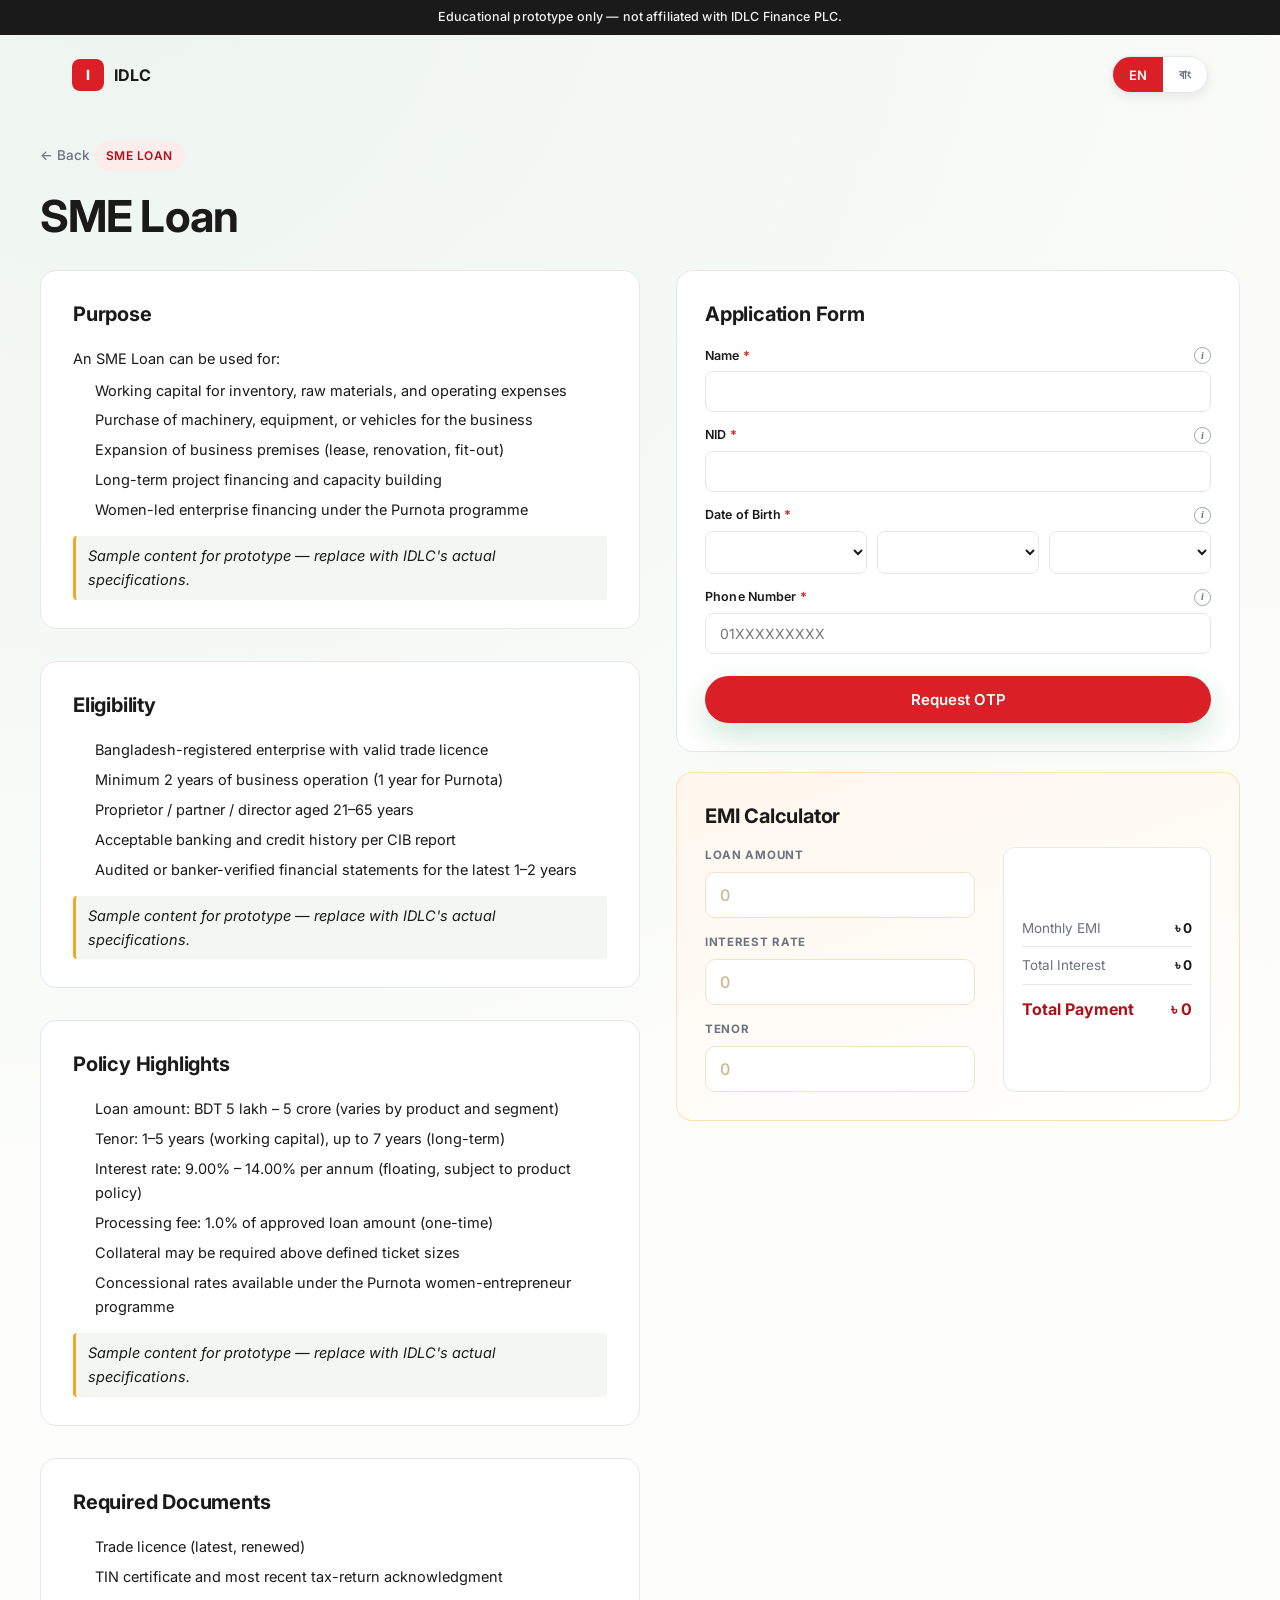
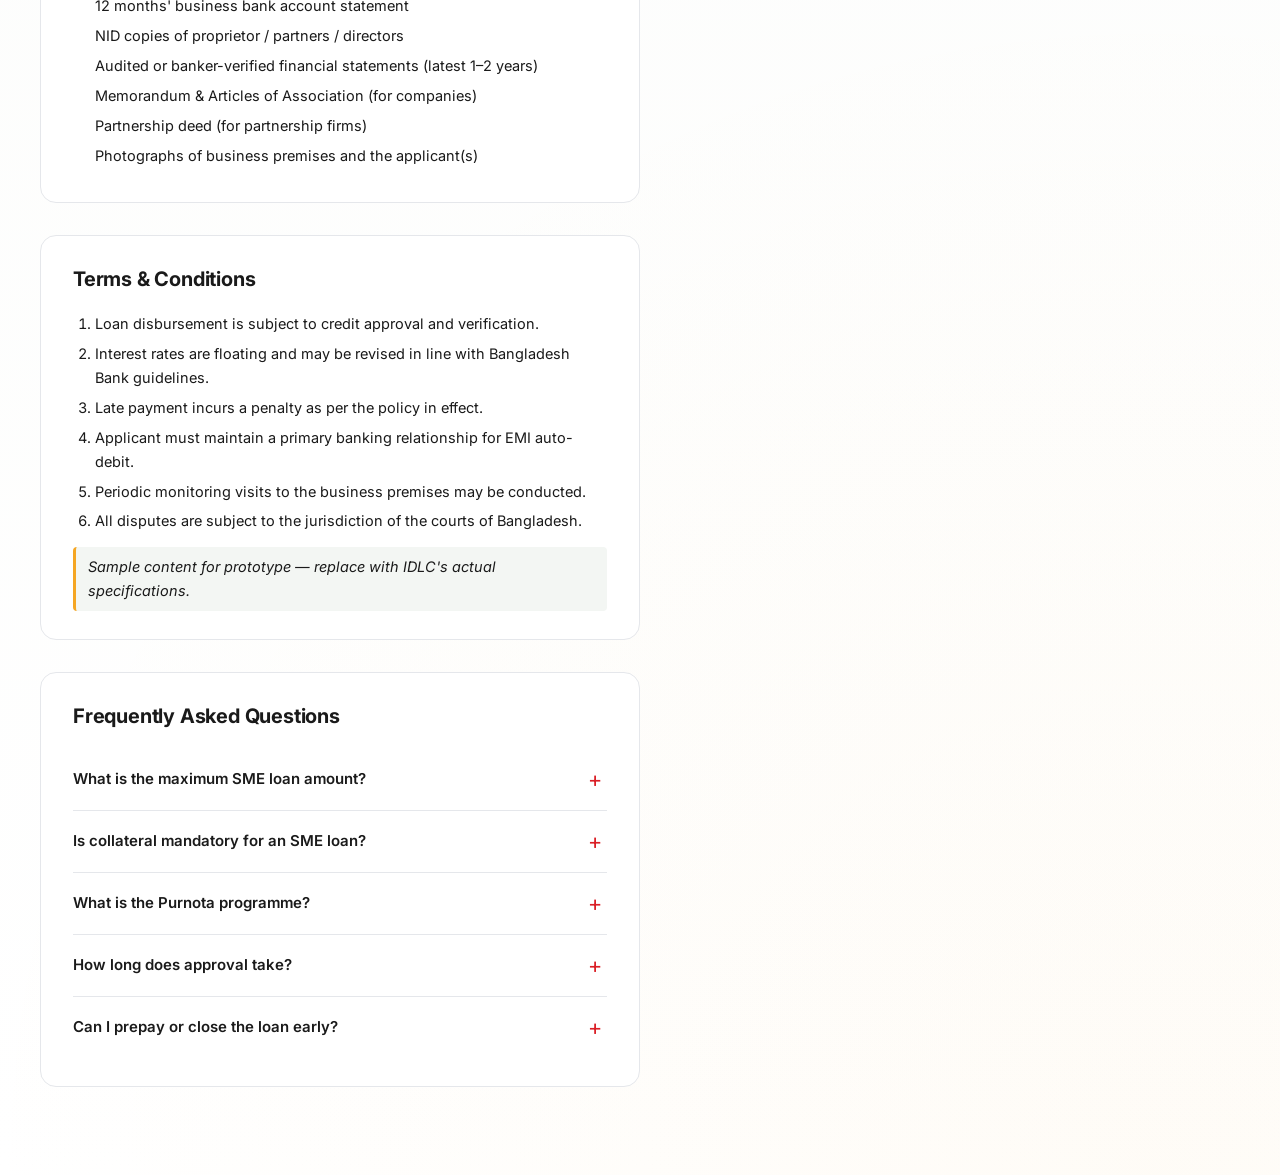
<file: apply-sme-loan.html>
<!DOCTYPE html>
<html lang="en">
<head>
  <meta charset="UTF-8" />
  <meta name="viewport" content="width=device-width, initial-scale=1.0" />
  <title>Apply for an SME Loan — IDLC Finance</title>
  <meta name="description" content="Apply for an SME Loan with IDLC — working capital, term financing and entrepreneurship loans." />
  <link rel="preconnect" href="https://fonts.googleapis.com" />
  <link rel="preconnect" href="https://fonts.gstatic.com" crossorigin />
  <link href="https://fonts.googleapis.com/css2?family=Hind+Siliguri:wght@400;500;600;700&family=Inter:wght@400;500;600;700&display=swap" rel="stylesheet" />
  <link rel="stylesheet" href="styles.css?v=3" />
</head>
<body class="apply-page product-page">

  <div class="demo-ribbon" role="note">
    <span data-i18n="demo_disclaimer">Educational prototype only — not affiliated with IDLC Finance PLC.</span>
  </div>

  <header class="apply-header">
    <a href="index.html" class="brand" aria-label="IDLC Finance home">
      <span class="brand-mark">I</span>
      <span data-i18n="brand_name">IDLC</span>
    </a>
    <div class="lang-toggle" role="group" aria-label="Language">
      <button data-lang="en" class="lang-btn active" type="button" aria-pressed="true">EN</button>
      <button data-lang="bn" class="lang-btn" type="button" aria-pressed="false">বাং</button>
    </div>
  </header>

  <main class="apply-main product-page-main">
    <a href="apply-business.html" class="back-link" data-i18n="back">← Back</a>
    <span class="apply-eyebrow" data-i18n="prod_sme_loan">SME Loan</span>
    <h1 class="apply-title" id="productTitle"><span data-i18n="prod_sme_loan">SME Loan</span><span class="title-sep" hidden> | </span><span id="titleMode"></span></h1>
    <div class="context-chip" id="contextChip"></div>

    <div class="product-layout">

      <!-- ===== Left column: policies & disclosures ===== -->
      <div class="product-info-col">

        <section class="info-section">
          <h2 data-i18n="section_purpose">Purpose</h2>
          <p>An SME Loan can be used for:</p>
          <ul>
            <li>Working capital for inventory, raw materials, and operating expenses</li>
            <li>Purchase of machinery, equipment, or vehicles for the business</li>
            <li>Expansion of business premises (lease, renovation, fit-out)</li>
            <li>Long-term project financing and capacity building</li>
            <li>Women-led enterprise financing under the Purnota programme</li>
          </ul>
          <p class="info-note" data-i18n="placeholder_disclaimer">Sample content for prototype — replace with IDLC's actual specifications.</p>
        </section>

        <section class="info-section">
          <h2 data-i18n="section_eligibility">Eligibility</h2>
          <ul>
            <li>Bangladesh-registered enterprise with valid trade licence</li>
            <li>Minimum 2 years of business operation (1 year for Purnota)</li>
            <li>Proprietor / partner / director aged 21–65 years</li>
            <li>Acceptable banking and credit history per CIB report</li>
            <li>Audited or banker-verified financial statements for the latest 1–2 years</li>
          </ul>
          <p class="info-note" data-i18n="placeholder_disclaimer">Sample content for prototype — replace with IDLC's actual specifications.</p>
        </section>

        <section class="info-section">
          <h2 data-i18n="section_policy">Policy Highlights</h2>
          <ul>
            <li>Loan amount: BDT 5 lakh – 5 crore (varies by product and segment)</li>
            <li>Tenor: 1–5 years (working capital), up to 7 years (long-term)</li>
            <li>Interest rate: 9.00% – 14.00% per annum (floating, subject to product policy)</li>
            <li>Processing fee: 1.0% of approved loan amount (one-time)</li>
            <li>Collateral may be required above defined ticket sizes</li>
            <li>Concessional rates available under the Purnota women-entrepreneur programme</li>
          </ul>
          <p class="info-note" data-i18n="placeholder_disclaimer">Sample content for prototype — replace with IDLC's actual specifications.</p>
        </section>

        <section class="info-section">
          <h2 data-i18n="section_documents">Required Documents</h2>
          <ul>
            <li>Trade licence (latest, renewed)</li>
            <li>TIN certificate and most recent tax-return acknowledgment</li>
            <li>12 months' business bank account statement</li>
            <li>NID copies of proprietor / partners / directors</li>
            <li>Audited or banker-verified financial statements (latest 1–2 years)</li>
            <li>Memorandum &amp; Articles of Association (for companies)</li>
            <li>Partnership deed (for partnership firms)</li>
            <li>Photographs of business premises and the applicant(s)</li>
          </ul>
        </section>

        <section class="info-section">
          <h2 data-i18n="section_terms">Terms &amp; Conditions</h2>
          <ol>
            <li>Loan disbursement is subject to credit approval and verification.</li>
            <li>Interest rates are floating and may be revised in line with Bangladesh Bank guidelines.</li>
            <li>Late payment incurs a penalty as per the policy in effect.</li>
            <li>Applicant must maintain a primary banking relationship for EMI auto-debit.</li>
            <li>Periodic monitoring visits to the business premises may be conducted.</li>
            <li>All disputes are subject to the jurisdiction of the courts of Bangladesh.</li>
          </ol>
          <p class="info-note" data-i18n="placeholder_disclaimer">Sample content for prototype — replace with IDLC's actual specifications.</p>
        </section>

        <section class="info-section">
          <h2 data-i18n="section_faqs">Frequently Asked Questions</h2>

          <details class="faq-item">
            <summary>What is the maximum SME loan amount?</summary>
            <p>Up to BDT 5 crore depending on the segment, repayment capacity, and security. Smaller ticket sizes are available without collateral.</p>
          </details>

          <details class="faq-item">
            <summary>Is collateral mandatory for an SME loan?</summary>
            <p>Not for smaller ticket sizes. Larger loans typically require collateral such as property, machinery or third-party guarantee, in line with IDLC's credit policy.</p>
          </details>

          <details class="faq-item">
            <summary>What is the Purnota programme?</summary>
            <p>Purnota is IDLC's loan programme dedicated to women entrepreneurs, with concessional rates, lighter documentation, and capacity-building support.</p>
          </details>

          <details class="faq-item">
            <summary>How long does approval take?</summary>
            <p>Typically 7–21 business days after submission of complete documentation, depending on loan size and complexity.</p>
          </details>

          <details class="faq-item">
            <summary>Can I prepay or close the loan early?</summary>
            <p>Yes. Prepayment is allowed subject to a small fee as per the policy in effect.</p>
          </details>
        </section>

      </div>

      <!-- ===== Right column: form + calculator ===== -->
      <aside class="product-action-col">

        <section class="loan-form-card">
          <h2 data-i18n="form_application">Application Form</h2>

          <!-- Stage 1 & 2: OTP gate — 4 mandatory fields -->
          <form id="otpForm" class="loan-form" novalidate>
            <input type="hidden" name="product" value="sme-loan" />

            <div class="form-group">
              <div class="field-label">
                <span class="req"><span data-i18n="field_name">Name</span></span>
                <button type="button" class="info-btn" data-info="info_name" aria-label="More info">i</button>
              </div>
              <input type="text" name="name" autocomplete="name" required />
            </div>

            <div class="form-group">
              <div class="field-label">
                <span class="req"><span data-i18n="field_nid">NID</span></span>
                <button type="button" class="info-btn" data-info="info_nid" aria-label="More info">i</button>
              </div>
              <input type="text" name="nid" inputmode="numeric" pattern="[0-9]{10,17}" required />
            </div>

            <div class="form-group">
              <div class="field-label">
                <span class="req"><span data-i18n="field_dob">Date of Birth</span></span>
                <button type="button" class="info-btn" data-info="info_dob" aria-label="More info">i</button>
              </div>
              <div class="dob-group">
                <select name="dobDay" required></select>
                <select name="dobMonth" required>
                  <option value="" hidden selected></option>
                  <option value="01" data-i18n="month_jan">January</option>
                  <option value="02" data-i18n="month_feb">February</option>
                  <option value="03" data-i18n="month_mar">March</option>
                  <option value="04" data-i18n="month_apr">April</option>
                  <option value="05" data-i18n="month_may">May</option>
                  <option value="06" data-i18n="month_jun">June</option>
                  <option value="07" data-i18n="month_jul">July</option>
                  <option value="08" data-i18n="month_aug">August</option>
                  <option value="09" data-i18n="month_sep">September</option>
                  <option value="10" data-i18n="month_oct">October</option>
                  <option value="11" data-i18n="month_nov">November</option>
                  <option value="12" data-i18n="month_dec">December</option>
                </select>
                <select name="dobYear" required></select>
              </div>
            </div>

            <div class="form-group">
              <div class="field-label">
                <span class="req"><span data-i18n="field_phone">Phone Number</span></span>
                <button type="button" class="info-btn" data-info="info_phone" aria-label="More info">i</button>
              </div>
              <input type="tel" name="phone" placeholder="01XXXXXXXXX" pattern="01[0-9]{9}" required />
            </div>

            <div class="otp-group" hidden>
              <label class="otp-label" data-i18n="otp_label">Enter the 4-digit OTP sent to your phone</label>
              <div class="otp-boxes">
                <input type="text" maxlength="1" pattern="[0-9]" inputmode="numeric" autocomplete="one-time-code" aria-label="OTP digit 1" />
                <input type="text" maxlength="1" pattern="[0-9]" inputmode="numeric" aria-label="OTP digit 2" />
                <input type="text" maxlength="1" pattern="[0-9]" inputmode="numeric" aria-label="OTP digit 3" />
                <input type="text" maxlength="1" pattern="[0-9]" inputmode="numeric" aria-label="OTP digit 4" />
              </div>
              <p class="otp-hint"><span data-i18n="otp_demo">Demo OTP:</span> <code>1234</code></p>
              <p class="otp-error" hidden data-i18n="otp_error">Incorrect OTP. Please try again.</p>
            </div>

            <button type="submit" class="btn-submit" id="otpBtn" data-i18n="request_otp">Request OTP</button>
          </form>

          <!-- Stage 3: Full loan-application form (revealed after OTP) -->
          <form id="loanForm" class="loan-form" hidden novalidate>
            <input type="hidden" name="product" value="sme-loan" />
            <input type="hidden" name="purpose" value="" />
            <input type="hidden" name="financingMode" value="" />

            <div class="form-progress" aria-hidden="true">
              <div class="form-progress-track">
                <div class="form-progress-fill" id="formProgressFill" style="width: 0%"></div>
              </div>
              <span class="form-progress-text" id="formProgressText">0%</span>
            </div>

            <div class="form-group">
              <div class="field-label">
                <span class="req"><span data-i18n="field_name">Name</span></span>
                <button type="button" class="info-btn" data-info="info_name" aria-label="More info">i</button>
              </div>
              <input type="text" name="name" autocomplete="name" required />
            </div>

            <div class="form-group">
              <div class="field-label">
                <span data-i18n="field_cif">Customer No. (CIF)</span>
                <button type="button" class="info-btn" data-info="info_cif" aria-label="More info">i</button>
              </div>
              <input type="text" name="cif" />
            </div>

            <div class="form-group">
              <div class="field-label">
                <span class="req"><span data-i18n="field_email_app">Email</span></span>
                <button type="button" class="info-btn" data-info="info_email" aria-label="More info">i</button>
              </div>
              <input type="email" name="email" autocomplete="email" required />
            </div>

            <div class="form-group">
              <div class="field-label">
                <span class="req"><span data-i18n="field_profession_app">Profession</span></span>
                <button type="button" class="info-btn" data-info="info_profession" aria-label="More info">i</button>
              </div>
              <select name="profession" required>
                <option value="" hidden selected></option>
                <option value="salaried-govt"    data-i18n="form_profession_salaried_govt">Salaried Person (Government)</option>
                <option value="salaried-private" data-i18n="form_profession_salaried_private">Salaried Person (Private)</option>
                <option value="self-employed"    data-i18n="form_profession_self_employed">Self Employed</option>
                <option value="landlord"         data-i18n="form_profession_landlord">Landlord</option>
                <option value="nrb-service"      data-i18n="form_profession_nrb_service">Service Holder (Non-resident Bangladeshi)</option>
                <option value="businessperson"   data-i18n="form_profession_businessperson">Businessperson</option>
                <option value="nrb-business"     data-i18n="form_profession_nrb_business">Businessperson (Non-resident Bangladeshi)</option>
              </select>
            </div>

            <div class="form-group form-group--full">
              <div class="field-label">
                <span class="req"><span data-i18n="field_income_app">Total Monthly Income (BDT)</span></span>
                <button type="button" class="info-btn" data-info="info_income" aria-label="More info">i</button>
              </div>
              <input type="text" name="income" inputmode="numeric" required />
            </div>

            <div class="form-question">
              <span class="form-question-text req"><span data-i18n="field_has_burden">Do you have any loan burden currently?</span></span>
              <div class="form-radio-group">
                <label><input type="radio" name="hasBurden" value="yes" required /> <span data-i18n="yes">Yes</span></label>
                <label><input type="radio" name="hasBurden" value="no" required /> <span data-i18n="no">No</span></label>
              </div>
            </div>

            <div class="form-group" id="burdenGroup" hidden>
              <div class="field-label">
                <span class="req"><span data-i18n="field_monthly_burden">Monthly Loan Burden (BDT)</span></span>
                <button type="button" class="info-btn" data-info="info_loan_burden" aria-label="More info">i</button>
              </div>
              <input type="text" name="loanBurden" inputmode="numeric" />
            </div>

            <div class="form-group">
              <div class="field-label">
                <span class="req"><span data-i18n="field_expected_amount_idlc">Expected Loan Amount from IDLC (BDT)</span></span>
                <button type="button" class="info-btn" data-info="info_amount" aria-label="More info">i</button>
              </div>
              <input type="text" name="amount" inputmode="numeric" required />
            </div>

            <div class="form-group">
              <div class="field-label">
                <span class="req"><span data-i18n="field_loan_term">Loan Term (years)</span></span>
                <button type="button" class="info-btn" data-info="info_tenor" aria-label="More info">i</button>
              </div>
              <input type="text" name="tenor" inputmode="numeric" required />
            </div>

            <label class="form-terms">
              <input type="checkbox" name="declaration1" required />
              <span data-i18n="declaration_1">I declare that the information provided above is true and provided in my sound mind.</span>
            </label>

            <label class="form-terms">
              <input type="checkbox" name="declaration2" required />
              <span data-i18n="declaration_2">I hereby authorize IDLC to obtain my credit information from Credit Information Bureau of Bangladesh Bank and authorize IDLC to use all the information in processing the applied loan.</span>
            </label>

            <button type="submit" class="btn-submit" data-i18n="form_submit">Submit Application</button>
          </form>

          <!-- Success / ineligible panel (revealed after Submit Application) -->
          <div class="form-success" id="formSuccess" hidden role="status" aria-live="polite">
            <div class="form-success-icon" id="formSuccessIcon" aria-hidden="true">
              <svg viewBox="0 0 24 24" width="32" height="32" fill="none" stroke="currentColor" stroke-width="2.2" stroke-linecap="round" stroke-linejoin="round">
                <circle cx="12" cy="12" r="10"/>
                <path d="M8 12l3 3 5-6"/>
              </svg>
            </div>
            <h3 class="form-success-title" id="formSuccessTitle" data-i18n="app_submitted_title">Application Submitted</h3>
            <p class="form-success-msg" id="formSuccessMsg"></p>
            <div class="form-success-tracking" id="formSuccessTracking">
              <span class="form-success-tracking-label" data-i18n="tracking_label">Your tracking number</span>
              <code class="form-success-tracking-code" id="trackingNumber">—</code>
              <span class="form-success-tracking-hint" data-i18n="tracking_hint">Save this number to check your application status online.</span>
            </div>
          </div>
        </section>

        <aside class="calc-widget">
          <h2 data-i18n="calc_title">EMI Calculator</h2>

          <div class="calc-group">
            <div class="calc-group-head">
              <span class="calc-group-label" data-i18n="calc_amount">Loan Amount</span>
            </div>
            <input type="text" id="calcAmount" inputmode="numeric" value="" placeholder="0" aria-label="Loan Amount in BDT" />
          </div>

          <div class="calc-group">
            <div class="calc-group-head">
              <span class="calc-group-label" data-i18n="calc_rate">Interest Rate</span>
            </div>
            <input type="text" id="calcRate" inputmode="decimal" value="" placeholder="0" aria-label="Interest Rate in percent" />
          </div>

          <div class="calc-group">
            <div class="calc-group-head">
              <span class="calc-group-label" data-i18n="calc_tenor">Tenor</span>
            </div>
            <input type="text" id="calcTenor" inputmode="numeric" value="" placeholder="0" aria-label="Tenor in years" />
          </div>

          <div class="calc-result">
            <div class="calc-result-row"><span data-i18n="calc_emi">Monthly EMI</span><strong id="calcEmi">৳ —</strong></div>
            <div class="calc-result-row"><span data-i18n="calc_interest">Total Interest</span><strong id="calcInterest">৳ —</strong></div>
            <div class="calc-result-row"><span data-i18n="calc_total">Total Payment</span><strong id="calcTotal">৳ —</strong></div>
          </div>
        </aside>

      </aside>

    </div>
  </main>

  <script src="translations.js"></script>
  <script src="app.js"></script>
  <script src="calc.js"></script>
</body>
</html>
</file>
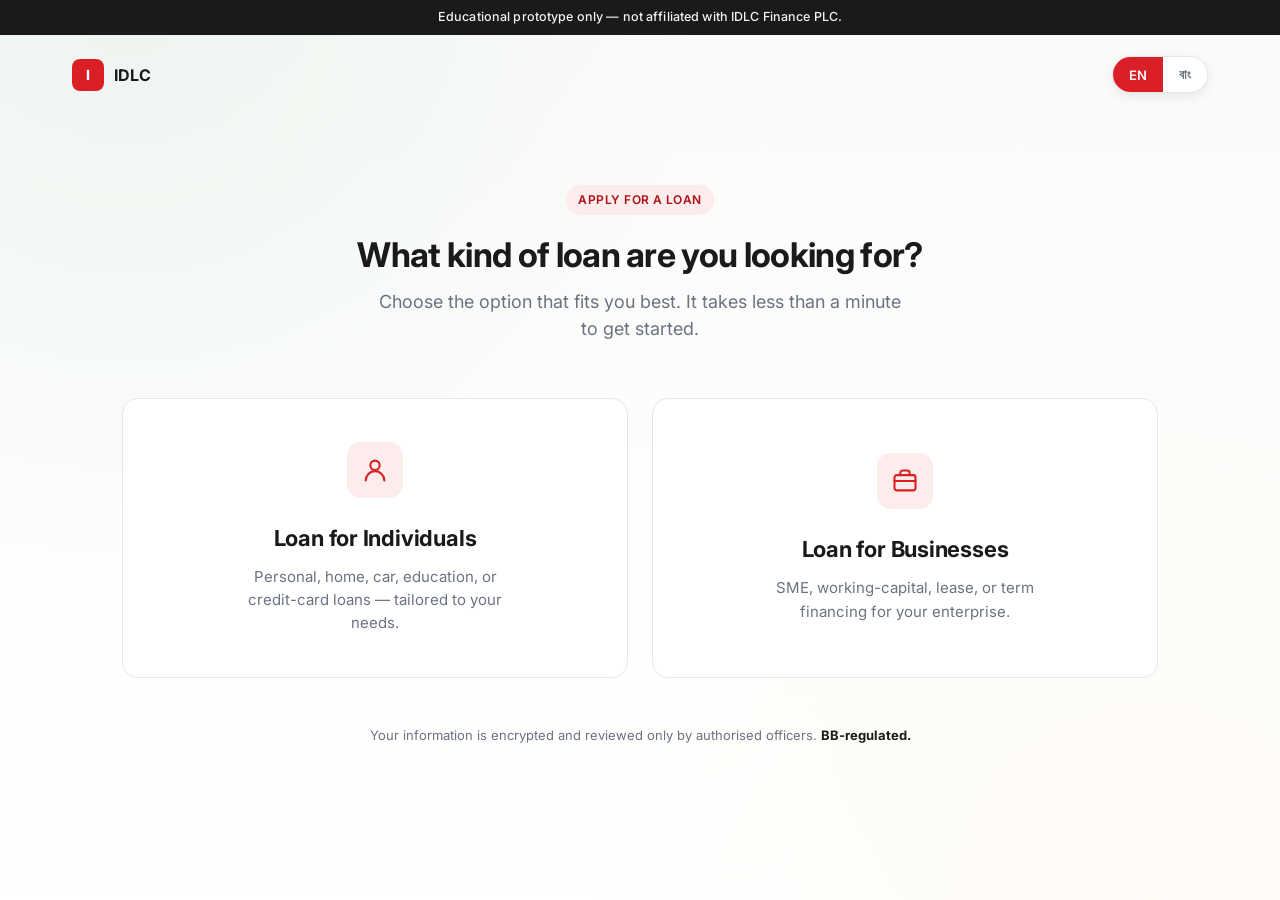
<file: apply.html>
<!DOCTYPE html>
<html lang="en">
<head>
  <meta charset="UTF-8" />
  <meta name="viewport" content="width=device-width, initial-scale=1.0" />
  <title>Apply for Loan — IDLC Finance</title>
  <meta name="description" content="Choose between Individual and Business loan options." />
  <link rel="preconnect" href="https://fonts.googleapis.com" />
  <link rel="preconnect" href="https://fonts.gstatic.com" crossorigin />
  <link href="https://fonts.googleapis.com/css2?family=Hind+Siliguri:wght@400;500;600;700&family=Inter:wght@400;500;600;700&display=swap" rel="stylesheet" />
  <link rel="stylesheet" href="styles.css?v=2" />
</head>
<body class="apply-page">

  <div class="demo-ribbon" role="note">
    <span data-i18n="demo_disclaimer">Educational prototype only — not affiliated with IDLC Finance PLC.</span>
  </div>

  <header class="apply-header">
    <a href="index.html" class="brand" aria-label="IDLC Finance home">
      <span class="brand-mark">I</span>
      <span data-i18n="brand_name">IDLC</span>
    </a>

    <div class="lang-toggle" role="group" aria-label="Language">
      <button data-lang="en" class="lang-btn active" type="button" aria-pressed="true">EN</button>
      <button data-lang="bn" class="lang-btn" type="button" aria-pressed="false">বাং</button>
    </div>
  </header>

  <main class="apply-main">
    <span class="apply-eyebrow" data-i18n="apply_eyebrow">Apply for a loan</span>
    <h1 class="apply-title" data-i18n="apply_title">What kind of loan are you looking for?</h1>
    <p class="apply-subtitle" data-i18n="apply_subtitle">Choose the option that fits you best. It takes less than a minute to get started.</p>

    <div class="loan-options">
      <a href="apply-individual.html" class="loan-card" aria-label="Loan for Individuals">
        <div class="loan-card-icon" aria-hidden="true">
          <svg viewBox="0 0 24 24" fill="none" stroke="currentColor" stroke-width="1.8" stroke-linecap="round" stroke-linejoin="round">
            <circle cx="12" cy="8" r="4"></circle>
            <path d="M4 21c0-4.4 3.6-8 8-8s8 3.6 8 8"></path>
          </svg>
        </div>
        <h2 data-i18n="loan_individual">Loan for Individuals</h2>
        <p data-i18n="loan_individual_desc">Personal, home, car, education, or credit-card loans — tailored to your needs.</p>
      </a>

      <a href="apply-business.html" class="loan-card" aria-label="Loan for Businesses">
        <div class="loan-card-icon" aria-hidden="true">
          <svg viewBox="0 0 24 24" fill="none" stroke="currentColor" stroke-width="1.8" stroke-linecap="round" stroke-linejoin="round">
            <rect x="3" y="7" width="18" height="13" rx="2"></rect>
            <path d="M8 7V5a2 2 0 0 1 2-2h4a2 2 0 0 1 2 2v2"></path>
            <path d="M3 12h18"></path>
          </svg>
        </div>
        <h2 data-i18n="loan_business">Loan for Businesses</h2>
        <p data-i18n="loan_business_desc">SME, working-capital, lease, or term financing for your enterprise.</p>
      </a>
    </div>

    <p class="apply-footer-note" data-i18n-html="footer_note_html">
      Your information is encrypted and reviewed only by authorised officers. <strong>BB-regulated.</strong>
    </p>
  </main>

  <script src="translations.js"></script>
  <script src="app.js"></script>
</body>
</html>
</file>
<file: styles.css>
:root {
  --idlc-green: #DA1F26;       /* primary brand red */
  --idlc-green-dark: #AE1018;  /* hover / pressed */
  --idlc-green-light: #FDECEC; /* tint backgrounds */
  --idlc-green-deeper: #5E0B0F;/* dark band (why-us) */
  --idlc-accent: #F5A623;      /* warm amber accent */
  --bg: #ffffff;
  --surface: #fafbf9;
  --surface-2: #f3f6f3;
  --text: #1a1a1a;
  --text-muted: #6b7280;
  --text-light: #9ca3af;
  --border: #e5e7eb;
  --shadow-sm: 0 1px 2px rgba(0,0,0,0.04);
  --shadow-md: 0 4px 12px rgba(0,0,0,0.08);
  --shadow-lg: 0 12px 32px rgba(0,131,62,0.20);
  --radius-sm: 8px;
  --radius-md: 12px;
  --radius-lg: 16px;
  --radius-pill: 9999px;
}

* { box-sizing: border-box; margin: 0; padding: 0; }

/* Ensure the HTML `hidden` attribute always wins, even when an element
   has a custom display rule (e.g. .otp-error uses display: flex). */
[hidden] { display: none !important; }
html { scroll-behavior: smooth; }
body {
  font-family: 'Inter', -apple-system, BlinkMacSystemFont, "Segoe UI", "Helvetica Neue", Arial, sans-serif;
  color: var(--text);
  background: var(--bg);
  line-height: 1.5;
  -webkit-font-smoothing: antialiased;
}
body[lang="bn"],
html[lang="bn"] body {
  font-family: 'Hind Siliguri', 'Noto Sans Bengali', 'SolaimanLipi', -apple-system, sans-serif;
}

img, svg { max-width: 100%; }
ul { list-style: none; }
a { color: inherit; text-decoration: none; }

/* ============================================================
   HOME PAGE — all clicks inside .home-content are disabled
   ============================================================ */
.home-content {
  pointer-events: none;
  user-select: none;
}

/* ============ Top nav ============ */
.site-nav {
  background: white;
  border-bottom: 1px solid var(--border);
  position: relative;
  z-index: 5;
}
.site-nav-inner {
  max-width: 1240px;
  margin: 0 auto;
  display: flex;
  align-items: center;
  justify-content: space-between;
  padding: 14px 32px;
  gap: 24px;
}
.site-brand {
  display: inline-flex;
  align-items: center;
  gap: 10px;
  font-weight: 700;
  font-size: 17px;
}
.site-brand-mark {
  width: 32px;
  height: 32px;
  border-radius: 8px;
  background: var(--idlc-green);
  color: white;
  display: grid;
  place-items: center;
  font-size: 15px;
  font-weight: 800;
}
.site-menu {
  display: flex;
  gap: 22px;
  align-items: center;
  flex: 1;
  justify-content: center;
}
.site-menu a {
  font-size: 13.5px;
  font-weight: 500;
  color: var(--text);
  white-space: nowrap;
}
.site-nav-actions {
  display: flex;
  align-items: center;
  gap: 18px;
  font-size: 13.5px;
  font-weight: 500;
  color: var(--text);
}
.nav-icon {
  display: inline-grid;
  place-items: center;
  color: var(--text-muted);
}
.nav-login {
  padding: 7px 14px;
  border: 1px solid var(--idlc-green);
  border-radius: var(--radius-pill);
  color: var(--idlc-green);
}

/* ============ Hero ============ */
.hero {
  position: relative;
  background: linear-gradient(180deg, #f1f8f3 0%, #e8f5ee 60%, #ffffff 100%);
  overflow: hidden;
}
.hero-bg { position: absolute; inset: 0; pointer-events: none; }
.hero-blob {
  position: absolute;
  border-radius: 50%;
  filter: blur(60px);
  opacity: 0.55;
}
.hero-blob-1 { width: 420px; height: 420px; background: rgba(0,131,62,0.18); top: -120px; left: -100px; }
.hero-blob-2 { width: 360px; height: 360px; background: rgba(245,166,35,0.16); bottom: -120px; right: -80px; }

.hero-inner {
  position: relative;
  max-width: 1240px;
  margin: 0 auto;
  padding: 80px 32px 96px;
  display: grid;
  grid-template-columns: 1.15fr 0.85fr;
  gap: 48px;
  align-items: center;
}
.hero-eyebrow {
  display: inline-block;
  background: white;
  color: var(--idlc-green-dark);
  font-size: 12px;
  font-weight: 600;
  letter-spacing: 0.06em;
  text-transform: uppercase;
  padding: 6px 12px;
  border-radius: var(--radius-pill);
  border: 1px solid rgba(0,131,62,0.18);
  margin-bottom: 18px;
}
.hero-title {
  font-size: clamp(34px, 5vw, 56px);
  font-weight: 800;
  line-height: 1.08;
  letter-spacing: -0.025em;
  margin-bottom: 18px;
  max-width: 600px;
}
.hero-sub {
  font-size: 18px;
  color: var(--text-muted);
  max-width: 540px;
  margin-bottom: 32px;
}
.hero-ctas {
  display: flex;
  gap: 12px;
  flex-wrap: wrap;
}
.btn {
  display: inline-flex;
  align-items: center;
  gap: 8px;
  padding: 13px 24px;
  border-radius: var(--radius-pill);
  font-size: 14.5px;
  font-weight: 600;
  white-space: nowrap;
}
.btn-primary {
  background: var(--idlc-green);
  color: white;
}
.btn-ghost {
  background: transparent;
  color: var(--text);
  border: 1.5px solid var(--text);
}

/* Hero card */
.hero-card {
  background: white;
  border-radius: 20px;
  padding: 28px;
  box-shadow: 0 24px 60px rgba(0,131,62,0.12), 0 4px 12px rgba(0,0,0,0.05);
  border: 1px solid var(--border);
}
.hero-card-chart { margin-bottom: 12px; }
.hero-card-value {
  font-size: 32px;
  font-weight: 800;
  color: var(--idlc-green-dark);
  letter-spacing: -0.02em;
  margin-bottom: 4px;
}
.hero-card-label {
  font-size: 14px;
  color: var(--text);
  font-weight: 600;
  margin-bottom: 4px;
}
.hero-card-meta {
  font-size: 12.5px;
  color: var(--text-muted);
}

/* ============ Stat strip ============ */
.stat-strip {
  background: var(--idlc-green);
  color: white;
}
.stat-strip-inner {
  max-width: 1240px;
  margin: 0 auto;
  padding: 32px;
  display: grid;
  grid-template-columns: repeat(4, 1fr);
  gap: 24px;
}
.stat-item {
  display: flex;
  flex-direction: column;
  align-items: center;
  text-align: center;
  gap: 4px;
}
.stat-num {
  font-size: 36px;
  font-weight: 800;
  letter-spacing: -0.02em;
  line-height: 1;
}
.stat-label {
  font-size: 13px;
  opacity: 0.88;
}

/* ============ Section wrapper ============ */
.section {
  padding: 88px 0;
}
.section-inner {
  max-width: 1240px;
  margin: 0 auto;
  padding: 0 32px;
}
.section-head {
  margin-bottom: 48px;
}
.section-head--center {
  text-align: center;
}
.section-title {
  font-size: clamp(26px, 3.4vw, 36px);
  font-weight: 700;
  letter-spacing: -0.015em;
  margin-bottom: 10px;
}
.section-title--light { color: white; }
.section-sub {
  font-size: 16px;
  color: var(--text-muted);
  max-width: 600px;
}
.section-sub--light { color: rgba(255,255,255,0.85); margin: 0 auto; }

/* ============ How it works ============ */
.how-grid {
  display: grid;
  grid-template-columns: repeat(3, 1fr);
  gap: 32px;
  position: relative;
  padding-top: 8px;
  max-width: 980px;
  margin: 0 auto;
}
.how-grid::before {
  content: "";
  position: absolute;
  top: 36px;
  left: 18%;
  right: 18%;
  height: 2px;
  background: linear-gradient(90deg, transparent 0%, var(--idlc-green-light) 18%, var(--idlc-green-light) 82%, transparent 100%);
  z-index: 0;
}
.how-step {
  text-align: center;
  position: relative;
  z-index: 1;
  padding: 0 8px;
}
.how-step-num {
  width: 56px;
  height: 56px;
  border-radius: 50%;
  background: var(--idlc-green);
  color: white;
  font-weight: 800;
  display: grid;
  place-items: center;
  font-size: 17px;
  margin: 0 auto 18px;
  border: 4px solid white;
  box-shadow: 0 6px 20px rgba(218,31,38,0.28);
  letter-spacing: 0.02em;
}
.how-icon {
  width: 44px;
  height: 44px;
  border-radius: 12px;
  background: var(--idlc-green-light);
  color: var(--idlc-green);
  display: grid;
  place-items: center;
  margin: 0 auto 14px;
}
.how-step h3 {
  font-size: 18px;
  font-weight: 700;
  margin-bottom: 8px;
}
.how-step p {
  font-size: 14.5px;
  color: var(--text-muted);
  max-width: 280px;
  margin: 0 auto;
  line-height: 1.55;
}
.card-link {
  display: inline-block;
  color: var(--idlc-green);
  font-weight: 600;
  font-size: 13.5px;
}

/* ============ News ============ */
.section-news { background: var(--surface); }
.news-grid {
  display: grid;
  grid-template-columns: repeat(4, 1fr);
  gap: 20px;
}
.news-card {
  background: white;
  border: 1px solid var(--border);
  border-radius: var(--radius-lg);
  overflow: hidden;
}
.news-thumb {
  width: 100%;
  aspect-ratio: 16/10;
}
.news-thumb-1 { background: linear-gradient(135deg, #DA1F26 0%, #8A0F14 100%); }
.news-thumb-2 { background: linear-gradient(135deg, #5E0B0F 0%, #DA1F26 100%); }
.news-thumb-3 { background: linear-gradient(135deg, #2c3e50 0%, #34495e 100%); }
.news-thumb-4 { background: linear-gradient(135deg, #C44848 0%, #E9A0A0 100%); }
.news-body { padding: 20px 22px 24px; }
.news-date {
  display: block;
  font-size: 12px;
  font-weight: 600;
  color: var(--idlc-green-dark);
  letter-spacing: 0.04em;
  text-transform: uppercase;
  margin-bottom: 8px;
}
.news-card h3 {
  font-size: 16px;
  font-weight: 700;
  line-height: 1.35;
  margin-bottom: 8px;
}
.news-card p {
  font-size: 13.5px;
  color: var(--text-muted);
  line-height: 1.55;
  margin-bottom: 14px;
}

/* ============ Why us (dark green band) ============ */
.section-why {
  background:
    radial-gradient(circle at 15% 25%, rgba(255,255,255,0.06), transparent 40%),
    radial-gradient(circle at 85% 75%, rgba(245,166,35,0.08), transparent 40%),
    linear-gradient(180deg, var(--idlc-green-dark) 0%, var(--idlc-green-deeper) 100%);
  color: white;
}
.why-grid {
  display: grid;
  grid-template-columns: repeat(4, 1fr);
  gap: 18px;
}
.why-card {
  background: rgba(255,255,255,0.06);
  border: 1px solid rgba(255,255,255,0.12);
  border-radius: var(--radius-lg);
  padding: 28px 22px;
  text-align: center;
}
.why-icon {
  width: 56px;
  height: 56px;
  border-radius: 14px;
  background: rgba(255,255,255,0.10);
  color: white;
  display: grid;
  place-items: center;
  margin: 0 auto 18px;
}
.why-card h3 {
  font-size: 16px;
  font-weight: 700;
  margin-bottom: 8px;
}
.why-card p {
  font-size: 13px;
  color: rgba(255,255,255,0.80);
  line-height: 1.55;
}

/* ============ Quick links ============ */
.quick-grid {
  display: grid;
  grid-template-columns: repeat(4, 1fr);
  gap: 20px;
}
.quick-card {
  background: white;
  border: 1px solid var(--border);
  border-radius: var(--radius-lg);
  padding: 22px;
}
.quick-thumb {
  aspect-ratio: 16/9;
  border-radius: var(--radius-md);
  margin-bottom: 18px;
  display: grid;
  place-items: center;
  color: white;
  font-weight: 800;
  font-size: 18px;
  letter-spacing: 0.04em;
}
.quick-thumb-1 { background: linear-gradient(135deg, #2c3e50, #34495e); }
.quick-thumb-2 { background: linear-gradient(135deg, #DA1F26, #E55C61); }
.quick-thumb-3 { background: linear-gradient(135deg, #1976d2, #42a5f5); }

.quick-card h3 {
  font-size: 16px;
  font-weight: 700;
  margin-bottom: 6px;
}
.quick-card p {
  font-size: 13.5px;
  color: var(--text-muted);
  line-height: 1.55;
  margin-bottom: 14px;
}

.quick-card-stock {
  background: linear-gradient(160deg, #fff7ed 0%, #fffbf2 100%);
  border-color: rgba(245,166,35,0.30);
}
.stock-head {
  font-weight: 700;
  font-size: 15px;
  color: var(--idlc-green-dark);
  margin-bottom: 14px;
}
.stock-rows { display: flex; flex-direction: column; gap: 8px; margin-bottom: 16px; }
.stock-row {
  display: flex;
  justify-content: space-between;
  font-size: 13.5px;
  color: var(--text);
  padding: 6px 10px;
  background: white;
  border-radius: 8px;
  border: 1px solid #f3e2c4;
}
.stock-row strong { font-weight: 700; }
.stock-up { color: var(--idlc-green-dark); }

/* ============ Home footer ============ */
.home-footer {
  background: #f3f6f3;
  color: var(--text);
}
.footer-illustration {
  display: block;
  line-height: 0;
  background: #f3f6f3;
}
.footer-inner {
  max-width: 1240px;
  margin: 0 auto;
  padding: 56px 32px 32px;
  display: grid;
  grid-template-columns: repeat(3, 1fr) 1.4fr;
  gap: 40px;
}
.footer-col h4 {
  font-size: 13px;
  font-weight: 700;
  letter-spacing: 0.06em;
  text-transform: uppercase;
  margin-bottom: 16px;
  color: var(--text);
}
.footer-col ul li {
  font-size: 14px;
  color: var(--text-muted);
  margin-bottom: 10px;
}
.footer-col-wide { color: var(--text); }
.footer-map {
  width: 100%;
  height: 130px;
  border-radius: var(--radius-md);
  background: white;
  border: 1px solid var(--border);
  position: relative;
  overflow: hidden;
  margin-bottom: 16px;
}
.footer-map-grid {
  position: absolute; inset: 0;
  background-image:
    linear-gradient(to right, rgba(0,0,0,0.04) 1px, transparent 1px),
    linear-gradient(to bottom, rgba(0,0,0,0.04) 1px, transparent 1px);
  background-size: 20px 20px;
}
.footer-map-road {
  position: absolute;
  top: 60%;
  left: -10%;
  right: -10%;
  height: 8px;
  background: rgba(218,31,38,0.15);
  transform: rotate(-6deg);
}
.footer-map-pin {
  position: absolute;
  top: 38%;
  left: 56%;
}
.footer-address {
  font-size: 13.5px;
  color: var(--text-muted);
  margin-bottom: 6px;
  line-height: 1.5;
}
.footer-contact {
  font-size: 13px;
  color: var(--text-muted);
}
.footer-bottom {
  max-width: 1240px;
  margin: 0 auto;
  padding: 22px 32px;
  border-top: 1px solid #e1e5e0;
  display: flex;
  justify-content: space-between;
  align-items: center;
  font-size: 12.5px;
  color: var(--text-muted);
  flex-wrap: wrap;
  gap: 12px;
}
.footer-social { display: inline-flex; align-items: center; gap: 12px; }
.footer-social-icons { display: inline-flex; gap: 8px; }
.footer-social-icons span {
  width: 26px;
  height: 26px;
  border-radius: 50%;
  background: var(--idlc-green);
  color: white;
  display: inline-grid;
  place-items: center;
  font-size: 12px;
  font-weight: 700;
}

/* ============================================================
   Language toggle + Floating action buttons (shared)
   ============================================================ */
.lang-toggle {
  display: inline-flex;
  background: white;
  border: 1px solid var(--border);
  border-radius: var(--radius-pill);
  overflow: hidden;
  box-shadow: var(--shadow-md);
  pointer-events: auto;
}
.lang-toggle--floating {
  position: fixed;
  top: 16px;
  right: 16px;
  z-index: 1001;
}
.lang-btn {
  border: 0;
  background: transparent;
  padding: 9px 16px;
  font-size: 13px;
  font-weight: 600;
  color: var(--text-muted);
  cursor: pointer;
  transition: background 0.2s, color 0.2s;
  font-family: inherit;
}
.lang-btn:hover { color: var(--idlc-green); }
.lang-btn.active {
  background: var(--idlc-green);
  color: white;
}
.lang-btn.active:hover { color: white; }

.floating-actions {
  position: fixed;
  bottom: 24px;
  right: 24px;
  display: flex;
  flex-direction: column;
  gap: 12px;
  align-items: flex-end;
  z-index: 1000;
  pointer-events: auto;
}
.fab {
  display: inline-flex;
  align-items: center;
  gap: 10px;
  padding: 14px 24px;
  border-radius: var(--radius-pill);
  font-size: 15px;
  font-weight: 600;
  text-decoration: none;
  white-space: nowrap;
  border: 0;
  cursor: pointer;
  font-family: inherit;
  transition: transform 0.18s ease, box-shadow 0.18s ease, background 0.18s ease;
}
.fab svg { width: 18px; height: 18px; }
.fab-primary {
  background: var(--idlc-green);
  color: white;
  box-shadow: var(--shadow-lg);
}
.fab-primary:hover {
  transform: translateY(-2px);
  box-shadow: 0 16px 36px rgba(0,131,62,0.32);
  background: var(--idlc-green-dark);
}
.fab-primary:focus-visible { outline: 3px solid rgba(0,131,62,0.35); outline-offset: 3px; }
.fab-secondary {
  background: white;
  color: var(--idlc-green);
  border: 1.5px solid var(--idlc-green);
  box-shadow: var(--shadow-md);
}
.fab-secondary:hover {
  transform: translateY(-1px);
  background: var(--idlc-green-light);
}
.fab-secondary:focus-visible { outline: 3px solid rgba(0,131,62,0.25); outline-offset: 3px; }

/* ============================================================
   APPLY PAGE
   ============================================================ */
body.apply-page {
  background:
    radial-gradient(circle at 10% 0%, rgba(0,131,62,0.05), transparent 40%),
    radial-gradient(circle at 90% 100%, rgba(245,166,35,0.04), transparent 40%),
    linear-gradient(180deg, #fafbf9 0%, #ffffff 100%);
  min-height: 100vh;
}
.apply-header {
  display: flex;
  justify-content: space-between;
  align-items: center;
  padding: 20px 32px;
  max-width: 1200px;
  margin: 0 auto;
}
.brand {
  display: inline-flex;
  align-items: center;
  gap: 10px;
  text-decoration: none;
  color: var(--text);
  font-weight: 700;
  font-size: 16px;
}
.brand-mark {
  width: 32px;
  height: 32px;
  border-radius: 8px;
  background: var(--idlc-green);
  color: white;
  display: grid;
  place-items: center;
  font-size: 14px;
  font-weight: 800;
}
.back-link {
  color: var(--text-muted);
  text-decoration: none;
  font-size: 14px;
  font-weight: 500;
  transition: color 0.2s;
  display: inline-flex;
  align-items: center;
  gap: 6px;
}
.back-link:hover { color: var(--idlc-green); }

.apply-main {
  max-width: 1100px;
  margin: 0 auto;
  padding: 72px 32px 64px;
}
.apply-eyebrow {
  display: inline-block;
  background: var(--idlc-green-light);
  color: var(--idlc-green-dark);
  font-size: 12px;
  font-weight: 600;
  padding: 6px 12px;
  border-radius: var(--radius-pill);
  letter-spacing: 0.04em;
  text-transform: uppercase;
  margin-bottom: 20px;
}
.apply-title {
  font-size: clamp(28px, 4.5vw, 44px);
  font-weight: 700;
  letter-spacing: -0.02em;
  margin-bottom: 14px;
  line-height: 1.15;
}
.apply-subtitle {
  font-size: 18px;
  color: var(--text-muted);
  margin-bottom: 56px;
  max-width: 620px;
}

.loan-options {
  display: grid;
  grid-template-columns: repeat(auto-fit, minmax(320px, 1fr));
  gap: 24px;
}
.loan-card {
  display: flex;
  flex-direction: column;
  align-items: center;
  justify-content: center;
  text-align: center;
  background: white;
  border: 1px solid var(--border);
  border-radius: var(--radius-lg);
  padding: 36px 32px;
  text-decoration: none;
  color: inherit;
  transition: transform 0.22s ease, box-shadow 0.22s ease, border-color 0.22s ease;
  position: relative;
  overflow: hidden;
  min-height: 280px;
}
.loan-card::before {
  content: "";
  position: absolute;
  top: 0; left: 0; right: 0;
  height: 3px;
  background: linear-gradient(90deg, var(--idlc-green), var(--idlc-accent));
  transform: scaleX(0);
  transform-origin: left;
  transition: transform 0.35s ease;
}
.loan-card:hover {
  transform: translateY(-4px);
  box-shadow: 0 16px 36px rgba(0,0,0,0.09);
  border-color: var(--idlc-green);
}
.loan-card:hover::before { transform: scaleX(1); }
.loan-card:focus-visible { outline: 3px solid rgba(0,131,62,0.30); outline-offset: 3px; }
.loan-card-icon {
  width: 56px;
  height: 56px;
  border-radius: 14px;
  background: var(--idlc-green-light);
  color: var(--idlc-green);
  display: grid;
  place-items: center;
  margin-bottom: 24px;
}
.loan-card-icon svg { width: 28px; height: 28px; stroke: currentColor; }
.loan-card h2 { font-size: 22px; font-weight: 700; margin-bottom: 10px; letter-spacing: -0.01em; }
.loan-card p { color: var(--text-muted); font-size: 15px; line-height: 1.55; max-width: 32ch; }
.loan-card-cta {
  color: var(--idlc-green);
  font-weight: 600;
  font-size: 14px;
  display: inline-flex;
  align-items: center;
  gap: 6px;
  transition: gap 0.2s ease;
}
.loan-card:hover .loan-card-cta { gap: 12px; }
.apply-footer-note {
  margin-top: 48px;
  text-align: center;
  color: var(--text-muted);
  font-size: 13px;
}
.apply-footer-note strong { color: var(--text); }

/* ============================================================
   Product detail pages (Home / Car / Personal Loan)
   Layout: 2-column hero with Form + EMI Calculator,
   then full-width info sections (Purpose, Eligibility, etc.)
   ============================================================ */
.product-page-main {
  max-width: 1600px;
  margin: 0 auto;
  padding: 28px 40px 72px;
}

.product-hero-grid {
  display: grid;
  grid-template-columns: 1.25fr 0.85fr;
  gap: 24px;
  margin: 32px 0 28px;
  align-items: start;
}

/* ---- Form ---- */
.loan-form-card {
  background: white;
  border: 1px solid var(--border);
  border-radius: var(--radius-lg);
  padding: 32px;
}
.loan-form-card h2,
.calc-widget h2,
.info-section h2 {
  font-size: 20px;
  font-weight: 700;
  margin-bottom: 18px;
  letter-spacing: -0.01em;
}
.loan-form .form-row {
  display: grid;
  grid-template-columns: 1fr 1fr;
  gap: 14px;
}
.loan-form .form-group {
  margin-bottom: 14px;
}
.loan-form label {
  display: block;
  font-size: 12.5px;
  font-weight: 600;
  color: var(--text);
  margin-bottom: 6px;
  letter-spacing: 0.01em;
}
.loan-form input,
.loan-form select,
.loan-form textarea {
  width: 100%;
  padding: 11px 14px;
  border: 1px solid var(--border);
  border-radius: 8px;
  font-size: 14px;
  font-family: inherit;
  background: white;
  color: var(--text);
  transition: border-color 0.15s ease, box-shadow 0.15s ease;
}
.loan-form input:focus,
.loan-form select:focus,
.loan-form textarea:focus {
  outline: none;
  border-color: var(--idlc-green);
  box-shadow: 0 0 0 3px rgba(218,31,38,0.12);
}
.loan-form textarea { resize: vertical; min-height: 72px; }
.btn-submit {
  background: var(--idlc-green);
  color: white;
  border: 0;
  padding: 14px 24px;
  border-radius: 9999px;
  font-size: 15px;
  font-weight: 600;
  cursor: pointer;
  width: 100%;
  margin-top: 8px;
  font-family: inherit;
  transition: background 0.18s ease, transform 0.15s ease, box-shadow 0.18s ease;
  box-shadow: var(--shadow-lg);
}
.btn-submit:hover {
  background: var(--idlc-green-dark);
  transform: translateY(-1px);
  box-shadow: 0 16px 36px rgba(218,31,38,0.30);
}

/* ---- EMI Calculator ---- */
.calc-widget {
  background: linear-gradient(160deg, #fff7ed 0%, #ffffff 100%);
  border: 1px solid rgba(245,166,35,0.30);
  border-radius: var(--radius-lg);
  padding: 28px;
  position: sticky;
  top: 16px;
}
.calc-group { margin-bottom: 18px; }
.calc-group-head {
  display: flex;
  justify-content: space-between;
  align-items: baseline;
  margin-bottom: 8px;
}
.calc-group-label {
  font-size: 11.5px;
  font-weight: 700;
  color: var(--text-muted);
  text-transform: uppercase;
  letter-spacing: 0.06em;
}
.calc-group-value {
  font-size: 16px;
  font-weight: 700;
  color: var(--idlc-green-dark);
}
.calc-group input[type="range"] {
  width: 100%;
  accent-color: var(--idlc-green);
  height: 4px;
}
.calc-result {
  background: white;
  border-radius: 12px;
  padding: 16px 18px;
  margin-top: 18px;
  border: 1px solid var(--border);
}
.calc-result-row {
  display: flex;
  justify-content: space-between;
  padding: 7px 0;
  border-bottom: 1px solid var(--border);
  font-size: 13.5px;
  color: var(--text-muted);
}
.calc-result-row strong { font-weight: 700; color: var(--text); }
.calc-result-row:last-child {
  border-bottom: 0;
  padding-top: 12px;
  margin-top: 4px;
}
.calc-result-row:last-child span,
.calc-result-row:last-child strong {
  font-size: 16px;
  font-weight: 700;
  color: var(--idlc-green-dark);
}

/* ---- Info sections ---- */
.info-section {
  background: white;
  border: 1px solid var(--border);
  border-radius: var(--radius-lg);
  padding: 28px 32px;
  margin-bottom: 16px;
}
.info-section p,
.info-section li {
  font-size: 14.5px;
  line-height: 1.65;
  color: var(--text);
}
.info-section ul,
.info-section ol { padding-left: 22px; }
.info-section li { margin-bottom: 6px; }
.info-section p + ul,
.info-section p + ol { margin-top: 8px; }
.info-note {
  margin-top: 14px;
  font-size: 12.5px;
  font-style: italic;
  color: var(--text-light);
  padding: 8px 12px;
  background: var(--surface-2);
  border-left: 3px solid var(--idlc-accent);
  border-radius: 4px;
}

/* ---- FAQ accordion ---- */
.faq-item {
  border-bottom: 1px solid var(--border);
}
.faq-item:last-of-type { border-bottom: 0; }
.faq-item summary {
  padding: 14px 0;
  font-weight: 600;
  font-size: 15px;
  cursor: pointer;
  list-style: none;
  display: flex;
  justify-content: space-between;
  align-items: center;
  gap: 12px;
}
.faq-item summary::-webkit-details-marker { display: none; }
.faq-item summary::after {
  content: "+";
  font-size: 22px;
  font-weight: 400;
  color: var(--idlc-green);
  width: 24px;
  text-align: center;
  flex-shrink: 0;
}
.faq-item[open] summary::after { content: "−"; }
.faq-item p {
  padding: 0 0 16px;
  color: var(--text-muted);
  font-size: 14px;
  line-height: 1.6;
}

/* ---- Form success message (shown after Submit Application) ---- */
.form-success {
  background: linear-gradient(160deg, #ecfdf3 0%, #d1fadf 100%);
  border: 1px solid #6ee7b7;
  border-radius: var(--radius-lg);
  padding: 36px 28px;
  text-align: center;
  animation: form-success-in 0.35s ease both;
}
@keyframes form-success-in {
  0%   { opacity: 0; transform: translateY(8px); }
  100% { opacity: 1; transform: translateY(0); }
}
.form-success-icon {
  color: #059669;
  margin: 0 auto 16px;
  width: 60px;
  height: 60px;
  border-radius: 50%;
  background: rgba(52, 211, 153, 0.22);
  display: grid;
  place-items: center;
}
.form-success-title {
  font-size: 18px;
  font-weight: 700;
  color: #065f46;
  margin-bottom: 8px;
  letter-spacing: -0.01em;
}
.form-success-msg {
  font-size: 14px;
  line-height: 1.6;
  color: #047857;
  max-width: 380px;
  margin: 0 auto;
}

/* Anchor offset so scrollIntoView lands the form question below the fixed ribbon */
.form-question { scroll-margin-top: 70px; }
.form-group { scroll-margin-top: 70px; }

/* ============================================================
   Required-field asterisk marker
   ============================================================ */
.field-label > span.req::after,
.form-question-text.req::after {
  content: " *";
  color: #dc2626;
  font-weight: 700;
}

/* ============================================================
   Context chip on product pages (Purpose · Financing Mode from modal)
   ============================================================ */
.context-chip {
  display: inline-flex;
  align-items: center;
  gap: 8px;
  background: var(--idlc-green-light);
  border: 1px solid rgba(218,31,38,0.18);
  color: var(--idlc-green-dark);
  padding: 6px 14px;
  border-radius: 9999px;
  font-size: 12.5px;
  font-weight: 600;
  margin: 8px 0 16px;
}
.context-chip:empty { display: none; }
.context-chip svg { width: 14px; height: 14px; }

/* ============================================================
   Modal (pre-filter on apply-individual.html)
   ============================================================ */
.modal-backdrop {
  position: fixed;
  inset: 0;
  background: rgba(20, 20, 20, 0.55);
  backdrop-filter: blur(2px);
  display: flex;
  align-items: center;
  justify-content: center;
  z-index: 1200;
  padding: 24px;
  animation: modal-bg-in 0.2s ease both;
}
@keyframes modal-bg-in {
  from { opacity: 0; }
  to   { opacity: 1; }
}
.modal-dialog {
  background: white;
  border-radius: 18px;
  max-width: 460px;
  width: 100%;
  padding: 32px 32px 28px;
  position: relative;
  box-shadow: 0 32px 64px rgba(0, 0, 0, 0.32);
  animation: modal-in 0.28s cubic-bezier(0.16, 1, 0.3, 1) both;
  max-height: calc(100vh - 60px);
  overflow-y: auto;
}
@keyframes modal-in {
  from { opacity: 0; transform: scale(0.94) translateY(14px); }
  to   { opacity: 1; transform: scale(1) translateY(0); }
}
.modal-close {
  position: absolute;
  top: 14px;
  right: 14px;
  width: 32px;
  height: 32px;
  border-radius: 50%;
  border: 0;
  background: var(--surface-2);
  color: var(--text-muted);
  font-size: 22px;
  line-height: 1;
  cursor: pointer;
  display: grid;
  place-items: center;
  font-family: inherit;
  transition: background 0.15s, color 0.15s;
}
.modal-close:hover {
  background: var(--idlc-green-light);
  color: var(--idlc-green-dark);
}
.modal-sketch {
  width: 100%;
  height: 130px;
  display: grid;
  place-items: center;
  margin-bottom: 18px;
  color: var(--idlc-green-dark);
}
.modal-sketch svg {
  width: 120px;
  height: 120px;
  filter: drop-shadow(0 6px 12px rgba(218, 31, 38, 0.10));
}
.modal-title {
  font-size: 22px;
  font-weight: 700;
  text-align: center;
  margin-bottom: 6px;
  letter-spacing: -0.01em;
}
.modal-sub {
  font-size: 13.5px;
  color: var(--text-muted);
  text-align: center;
  margin-bottom: 22px;
}
.modal-field { margin-bottom: 14px; }
.modal-field label {
  display: block;
  font-size: 12.5px;
  font-weight: 600;
  margin-bottom: 6px;
  color: var(--text);
}
.modal-field select {
  width: 100%;
  padding: 11px 14px;
  border: 1px solid var(--border);
  border-radius: 8px;
  font-size: 14px;
  font-family: inherit;
  background: white;
  color: var(--text);
  cursor: pointer;
  transition: border-color 0.15s, box-shadow 0.15s;
}
.modal-field select:focus {
  outline: none;
  border-color: var(--idlc-green);
  box-shadow: 0 0 0 3px rgba(218, 31, 38, 0.12);
}
.modal-proceed { width: 100%; margin-top: 10px; }
body.modal-open { overflow: hidden; }

/* ---- Progress bar (top of loan application form) ---- */
.form-progress {
  display: flex;
  align-items: center;
  gap: 12px;
  margin-bottom: 22px;
}
.form-progress-track {
  flex: 1;
  height: 6px;
  background: var(--surface-2);
  border-radius: 9999px;
  overflow: hidden;
}
.form-progress-fill {
  height: 100%;
  background: linear-gradient(90deg, var(--idlc-green), var(--idlc-accent));
  border-radius: 9999px;
  width: 0%;
  transition: width 0.35s cubic-bezier(0.22, 1, 0.36, 1);
}
.form-progress-text {
  font-size: 11.5px;
  font-weight: 700;
  color: var(--idlc-green-dark);
  letter-spacing: 0.02em;
  min-width: 34px;
  text-align: right;
}

/* ---- Terms & conditions checkbox ---- */
.form-terms {
  display: flex;
  align-items: flex-start;
  gap: 10px;
  margin: 10px 0 18px;
  font-size: 13px;
  line-height: 1.55;
  cursor: pointer;
  user-select: none;
}
.form-terms input[type="checkbox"] {
  margin-top: 2px;
  width: 16px;
  height: 16px;
  flex-shrink: 0;
  accent-color: var(--idlc-green);
  cursor: pointer;
}
.form-terms span { color: var(--text); }
.terms-link {
  color: var(--idlc-green-dark);
  text-decoration: underline;
  font-weight: 600;
}

/* ---- Success panel: tracking number + Submit-another ---- */
.form-success-tracking {
  background: white;
  border: 1px dashed #6ee7b7;
  border-radius: 12px;
  padding: 14px 16px;
  margin: 20px auto 0;
  max-width: 360px;
}
.form-success-tracking-label {
  display: block;
  font-size: 11px;
  font-weight: 700;
  text-transform: uppercase;
  letter-spacing: 0.08em;
  color: #047857;
  margin-bottom: 6px;
}
.form-success-tracking-code {
  display: block;
  font-family: 'JetBrains Mono', 'Consolas', monospace;
  font-size: 18px;
  font-weight: 700;
  color: #065f46;
  letter-spacing: 0.06em;
  margin-bottom: 8px;
  user-select: all;
}
.form-success-tracking-hint {
  display: block;
  font-size: 11.5px;
  color: #059669;
  line-height: 1.45;
}
.btn-submit-another {
  display: inline-block;
  margin-top: 22px;
  padding: 11px 24px;
  background: white;
  color: #065f46;
  border: 1.5px solid #34d399;
  border-radius: 9999px;
  font-size: 13.5px;
  font-weight: 600;
  text-decoration: none;
  transition: background 0.18s ease, transform 0.15s ease, box-shadow 0.18s ease;
}
.btn-submit-another:hover {
  background: #d1fadf;
  transform: translateY(-1px);
  box-shadow: 0 8px 20px rgba(52, 211, 153, 0.25);
}

/* ---- Toast (submit confirmation) ---- */
.form-toast {
  position: fixed;
  bottom: 24px;
  left: 50%;
  transform: translateX(-50%) translateY(20px);
  background: var(--idlc-green);
  color: white;
  padding: 14px 22px;
  border-radius: 9999px;
  font-size: 14px;
  font-weight: 500;
  box-shadow: 0 16px 36px rgba(218,31,38,0.32);
  opacity: 0;
  transition: opacity 0.3s ease, transform 0.3s ease;
  z-index: 2000;
  max-width: 90vw;
  text-align: center;
}
.form-toast.show {
  opacity: 1;
  transform: translateX(-50%) translateY(0);
}

/* ---- Restructured product page: 2-col layout
        Left: info-col (all policy sections, full height)
        Right: action-col (form on top, calculator below)
        On mobile: action goes ABOVE info so the form is reachable. ---- */
.product-layout {
  display: grid;
  grid-template-columns: 600px minmax(0, 1fr);
  gap: 36px;
  margin-top: 28px;
  align-items: start;
}

/* Title: product name + financing mode appended via JS */
.apply-title .title-sep {
  color: var(--text-muted);
  font-weight: 400;
  margin: 0 0.3em;
}

/* Wider action column: form fields in 2 columns, calculator in 2 columns */
.product-action-col #loanForm {
  display: grid;
  grid-template-columns: 1fr 1fr;
  gap: 14px 18px;
  align-content: start;
}
.product-action-col #loanForm > input[type="hidden"] { display: none; }
.product-action-col #loanForm > .form-progress,
.product-action-col #loanForm > .form-question,
.product-action-col #loanForm > #burdenGroup,
.product-action-col #loanForm > .form-terms,
.product-action-col #loanForm > .btn-submit {
  grid-column: 1 / -1;
}
.product-action-col #loanForm > .form-group { margin-bottom: 0; }

/* Calculator: 2-column layout (sliders | results) in wide layouts */
.product-action-col .calc-widget {
  display: grid;
  grid-template-columns: 1.3fr 1fr;
  gap: 16px 28px;
  position: static;
  margin: 0;
  align-items: stretch;
}
.product-action-col .calc-widget > h2 {
  grid-column: 1 / -1;
  margin-bottom: 0;
}
.product-action-col .calc-widget > .calc-group {
  grid-column: 1;
  margin-bottom: 0;
}
.product-action-col .calc-widget > .calc-result {
  grid-column: 2;
  grid-row: 2 / span 3;
  margin-top: 0;
  align-self: stretch;
  display: flex;
  flex-direction: column;
  justify-content: center;
}
.product-action-col .calc-widget > .calc-result .calc-result-row {
  padding: 8px 0;
}

/* Centered OTP boxes + error message */
.otp-group { text-align: center; }
.otp-label { text-align: center; }
.otp-boxes { justify-content: center; }
.otp-hint { text-align: center; }
.otp-error { justify-content: center; }

/* Form-group spanning both columns in the 2-col loanForm grid */
.product-action-col #loanForm > .form-group--full {
  grid-column: 1 / -1;
}

/* Date of Birth: 3 equal-width dropdowns (day | month | year) */
.dob-group {
  display: grid;
  grid-template-columns: 1fr 1fr 1fr;
  gap: 10px;
}
.dob-group select {
  width: 100%;
  padding: 11px 10px;
}

/* EMI calculator — text inputs (replaces sliders, no upper bound) */
.product-action-col .calc-widget .calc-group input[type="text"],
.calc-widget .calc-group input[type="text"] {
  width: 100%;
  padding: 12px 14px;
  border: 1px solid #f3e2c4;
  border-radius: 10px;
  font-size: 16px;
  font-weight: 700;
  font-family: inherit;
  background: white;
  color: var(--idlc-green-dark);
  letter-spacing: 0.02em;
  transition: border-color 0.15s, box-shadow 0.15s;
}
.product-action-col .calc-widget .calc-group input[type="text"]:focus,
.calc-widget .calc-group input[type="text"]:focus {
  outline: none;
  border-color: var(--idlc-green);
  box-shadow: 0 0 0 3px rgba(218,31,38,0.12);
}
.product-action-col .calc-widget .calc-group input[type="text"]::placeholder,
.calc-widget .calc-group input[type="text"]::placeholder {
  color: #c9b894;
  font-weight: 500;
}

/* Anchor target for post-OTP scroll: top of the application-form card */
.loan-form-card { scroll-margin-top: 70px; }

/* Success panel — warning variant for ineligible applications */
.form-success.is-warning {
  background: linear-gradient(160deg, #fff7ed 0%, #fde4c8 100%);
  border-color: #fbbf24;
  animation: form-success-in 0.35s ease both;
}
.form-success.is-warning .form-success-icon {
  background: rgba(245, 158, 11, 0.22);
  color: #d97706;
}
.form-success.is-warning .form-success-title { color: #92400e; }
.form-success.is-warning .form-success-msg { color: #b45309; }

/* Collapse the new 2-column form + calc back to single column below this width */
@media (max-width: 1200px) {
  .product-action-col #loanForm { grid-template-columns: 1fr; }
  .product-action-col .calc-widget { grid-template-columns: 1fr; }
  .product-action-col .calc-widget > .calc-result {
    grid-column: 1;
    grid-row: auto;
    margin-top: 18px;
  }
}
.product-info-col {
  min-width: 0;
  display: flex;
  flex-direction: column;
  gap: 16px;
}
.product-action-col {
  display: flex;
  flex-direction: column;
  gap: 20px;
}
.product-action-col .calc-widget {
  position: static;
  margin: 0;
}
.product-action-col .loan-form-card {
  padding: 28px;
}
.product-action-col .loan-form .form-row {
  grid-template-columns: 1fr; /* narrower column → stack form fields */
}

/* ---- Responsive ---- */
@media (max-width: 960px) {
  .product-layout { grid-template-columns: 1fr; gap: 20px; }
  .product-info-col { order: 2; }
  .product-action-col { order: 1; }
  .product-action-col .loan-form .form-row { grid-template-columns: 1fr 1fr; }
}
@media (max-width: 900px) {
  .product-hero-grid { grid-template-columns: 1fr; }
  .calc-widget { position: static; }
  .loan-form .form-row { grid-template-columns: 1fr; }
  .loan-form-card { padding: 24px; }
  .info-section { padding: 24px; }
  .product-page-main { padding: 20px 20px 56px; }
}

/* ============================================================
   Apply sub-pages (Individual / Business product chooser)
   Reuses .loan-card with a --compact modifier that drops min-height
   and pushes the CTA to the bottom (since there is no description).
   ============================================================ */
.apply-main .back-link {
  display: inline-flex;
  margin-bottom: 18px;
  font-size: 13.5px;
}
.loan-card--compact {
  min-height: 200px;
}
.loan-card--compact h2 {
  margin-bottom: 0;
}
.loan-card--compact .loan-card-cta {
  margin-top: auto;
  padding-top: 20px;
}

.product-min-grid {
  display: grid;
  gap: 24px;
}
.product-min-grid--2 { grid-template-columns: repeat(2, 1fr); }
.product-min-grid--3 { grid-template-columns: repeat(3, 1fr); }

.product-card-min {
  position: relative;
  display: flex;
  flex-direction: column;
  justify-content: space-between;
  background: white;
  border: 1px solid var(--border);
  border-radius: var(--radius-lg);
  padding: 32px 28px;
  text-decoration: none;
  color: inherit;
  overflow: hidden;
  min-height: 220px;
  transition: transform 0.22s ease, box-shadow 0.22s ease, border-color 0.22s ease;
}
.product-card-min::before {
  content: "";
  position: absolute;
  top: 0; left: 0; right: 0;
  height: 3px;
  background: linear-gradient(90deg, var(--idlc-green), var(--idlc-accent));
  transform: scaleX(0);
  transform-origin: left;
  transition: transform 0.35s ease;
}
.product-card-min:hover {
  transform: translateY(-4px);
  box-shadow: 0 16px 36px rgba(0,0,0,0.09);
  border-color: var(--idlc-green);
}
.product-card-min:hover::before { transform: scaleX(1); }
.product-card-min:focus-visible {
  outline: 3px solid rgba(218,31,38,0.30);
  outline-offset: 3px;
}

.product-card-min-title {
  position: relative;
  z-index: 2;
  font-size: 22px;
  font-weight: 700;
  letter-spacing: -0.01em;
  line-height: 1.2;
}
.product-card-min-arrow {
  position: relative;
  z-index: 2;
  color: var(--idlc-green);
  align-self: flex-start;
  margin-top: 16px;
  display: inline-grid;
  place-items: center;
  width: 36px;
  height: 36px;
  border-radius: 50%;
  background: var(--idlc-green-light);
  transition: background 0.22s ease, transform 0.22s ease;
}
.product-card-min:hover .product-card-min-arrow {
  background: var(--idlc-green);
  color: white;
  transform: translateX(4px);
}

.product-card-min-art {
  position: absolute;
  bottom: -14px;
  right: -14px;
  width: 170px;
  height: 170px;
  color: var(--idlc-green);
  opacity: 0.10;
  pointer-events: none;
  transition: opacity 0.22s ease, transform 0.22s ease;
  z-index: 1;
}
.product-card-min:hover .product-card-min-art {
  opacity: 0.18;
  transform: translate(-6px, -6px);
}

/* ============================================================
   Responsive
   ============================================================ */
@media (max-width: 1100px) {
  .news-grid, .why-grid, .quick-grid {
    grid-template-columns: repeat(2, 1fr);
  }
  .footer-inner { grid-template-columns: repeat(2, 1fr); gap: 32px; }
  .site-menu { display: none; }
  .hero-inner { grid-template-columns: 1fr; gap: 32px; }
  .hero-card { max-width: 480px; }
}
@media (max-width: 760px) {
  .how-grid { grid-template-columns: 1fr; gap: 28px; max-width: 420px; }
  .how-grid::before { display: none; }
  .product-min-grid--3 { grid-template-columns: repeat(2, 1fr); }
}
@media (max-width: 540px) {
  .product-min-grid--2,
  .product-min-grid--3 { grid-template-columns: 1fr; }
  .product-card-min { min-height: 180px; }
  .product-card-min-art { width: 130px; height: 130px; }
}

@media (max-width: 640px) {
  .floating-actions { bottom: 16px; right: 16px; gap: 10px; }
  .fab { padding: 12px 18px; font-size: 14px; }
  .lang-toggle--floating { top: 12px; right: 12px; }

  .site-nav-inner { padding: 12px 18px; }
  .hero-inner { padding: 56px 20px 64px; }
  .stat-strip-inner { grid-template-columns: repeat(2, 1fr); gap: 18px; padding: 28px 20px; }
  .stat-num { font-size: 28px; }

  .section { padding: 56px 0; }
  .section-inner { padding: 0 20px; }
  .news-grid, .why-grid, .quick-grid {
    grid-template-columns: 1fr;
  }

  .footer-inner { grid-template-columns: 1fr; padding: 40px 20px 24px; }
  .footer-bottom { padding: 18px 20px; flex-direction: column; align-items: flex-start; }

  .apply-main { padding: 56px 20px 32px; }
  .apply-header { padding: 16px 20px; }
  .loan-card { padding: 28px 24px; min-height: auto; }
}

@media (prefers-reduced-motion: reduce) {
  * { transition: none !important; animation: none !important; }
}

/* ============================================================
   Chooser pages (apply.html / apply-individual.html / apply-business.html)
   Smaller, centered title so the cards below get the visual focus.
   Excludes product detail pages by selector.
   ============================================================ */
.apply-page:not(.product-page) .apply-main {
  text-align: center;
}
.apply-page:not(.product-page) .apply-eyebrow {
  display: inline-block;
}
.apply-page:not(.product-page) .apply-title {
  font-size: clamp(22px, 3.5vw, 34px);
  max-width: 720px;
  margin-left: auto;
  margin-right: auto;
}
.apply-page:not(.product-page) .apply-subtitle {
  max-width: 540px;
  margin-left: auto;
  margin-right: auto;
}
.apply-page:not(.product-page) .back-link {
  display: inline-flex;
}
.apply-page:not(.product-page) .loan-options {
  text-align: left; /* let cards keep their own (centered) layout */
}

/* ============================================================
   Multi-stage application form
   Stage 1: Name + Phone + [Request OTP]
   Stage 2: OTP boxes + [Submit OTP]
   Stage 3: full loan-application form
   ============================================================ */
.field-label {
  display: flex;
  align-items: center;
  justify-content: space-between;
  gap: 6px;
  margin-bottom: 6px;
}
.field-label > span {
  font-size: 12.5px;
  font-weight: 600;
  color: var(--text);
  letter-spacing: 0.01em;
}

.info-btn {
  display: inline-flex;
  align-items: center;
  justify-content: center;
  width: 17px;
  height: 17px;
  border-radius: 50%;
  border: 1px solid var(--text-light);
  background: white;
  color: var(--text-muted);
  font-size: 10px;
  font-weight: 700;
  font-style: italic;
  font-family: 'Times New Roman', Georgia, serif;
  cursor: pointer;
  padding: 0;
  line-height: 1;
  flex-shrink: 0;
  transition: background 0.15s ease, border-color 0.15s ease, color 0.15s ease;
}
.info-btn:hover,
.info-btn:focus-visible {
  background: var(--idlc-green-light);
  border-color: var(--idlc-green);
  color: var(--idlc-green-dark);
  outline: none;
}

.info-tooltip {
  position: absolute;
  background: #1a1a1a;
  color: rgba(255,255,255,0.95);
  font-size: 12px;
  padding: 8px 12px;
  border-radius: 8px;
  max-width: 240px;
  z-index: 2000;
  line-height: 1.45;
  box-shadow: 0 10px 26px rgba(0,0,0,0.20);
  pointer-events: none;
  font-weight: 400;
  font-style: normal;
}

/* OTP boxes */
.otp-group { margin: 14px 0 8px; }
.otp-label {
  display: block;
  font-size: 13px;
  font-weight: 600;
  color: var(--text);
  margin-bottom: 10px;
}
.otp-boxes {
  display: flex;
  gap: 10px;
  margin-bottom: 8px;
}
.otp-boxes input {
  width: 54px;
  height: 54px;
  text-align: center;
  font-size: 22px;
  font-weight: 700;
  border: 2px solid var(--border);
  border-radius: 12px;
  background: white;
  color: var(--text);
  padding: 0;
  font-family: inherit;
  transition: border-color 0.15s ease, box-shadow 0.15s ease, background 0.15s ease;
}
.otp-boxes input:focus {
  outline: none;
  border-color: var(--idlc-green);
  box-shadow: 0 0 0 3px rgba(218,31,38,0.15);
}
.otp-boxes input.filled {
  border-color: var(--idlc-green);
  background: var(--idlc-green-light);
}
.otp-hint {
  font-size: 12px;
  color: var(--text-muted);
  margin-top: 6px;
}
.otp-hint code {
  background: var(--idlc-green-light);
  color: var(--idlc-green-dark);
  padding: 1px 6px;
  border-radius: 4px;
  font-family: 'JetBrains Mono', 'Consolas', monospace;
  font-size: 11.5px;
}
.otp-error {
  font-size: 12.5px;
  color: var(--idlc-green-dark);
  margin-top: 6px;
  display: flex;
  align-items: center;
  gap: 6px;
  font-weight: 500;
}
.otp-error::before { content: "⚠"; }

/* Existing-customer question */
.form-question {
  background: var(--idlc-green-light);
  border: 1px solid rgba(218,31,38,0.18);
  padding: 14px 16px;
  border-radius: 12px;
  margin-bottom: 18px;
  display: flex;
  flex-wrap: wrap;
  align-items: center;
  justify-content: space-between;
  gap: 12px;
}
.form-question-text {
  font-size: 13.5px;
  font-weight: 600;
  color: var(--text);
}
.form-radio-group { display: inline-flex; gap: 14px; }
.form-radio-group label {
  display: inline-flex !important;
  align-items: center;
  gap: 6px;
  font-size: 13.5px;
  cursor: pointer;
  font-weight: 500 !important;
  margin-bottom: 0 !important;
  user-select: none;
}
.form-radio-group input[type="radio"] {
  width: auto;
  margin: 0;
  padding: 0;
  accent-color: var(--idlc-green);
}

/* ============================================================
   Demo disclaimer ribbon (fixed top-of-page on all routes)
   Appended last so it overrides earlier body padding + lang-toggle top.
   ============================================================ */
body { padding-top: 36px; }
.demo-ribbon {
  position: fixed;
  top: 0;
  left: 0;
  right: 0;
  background: #1a1a1a;
  color: rgba(255,255,255,0.94);
  text-align: center;
  font-size: 12.5px;
  font-weight: 500;
  padding: 8px 16px;
  letter-spacing: 0.01em;
  z-index: 1100;
  line-height: 1.5;
}
.lang-toggle--floating { top: 52px; }
@media (max-width: 640px) {
  body { padding-top: 56px; }
  .demo-ribbon { font-size: 11px; padding: 7px 12px; line-height: 1.35; }
  .lang-toggle--floating { top: 66px; }
}
</file>
